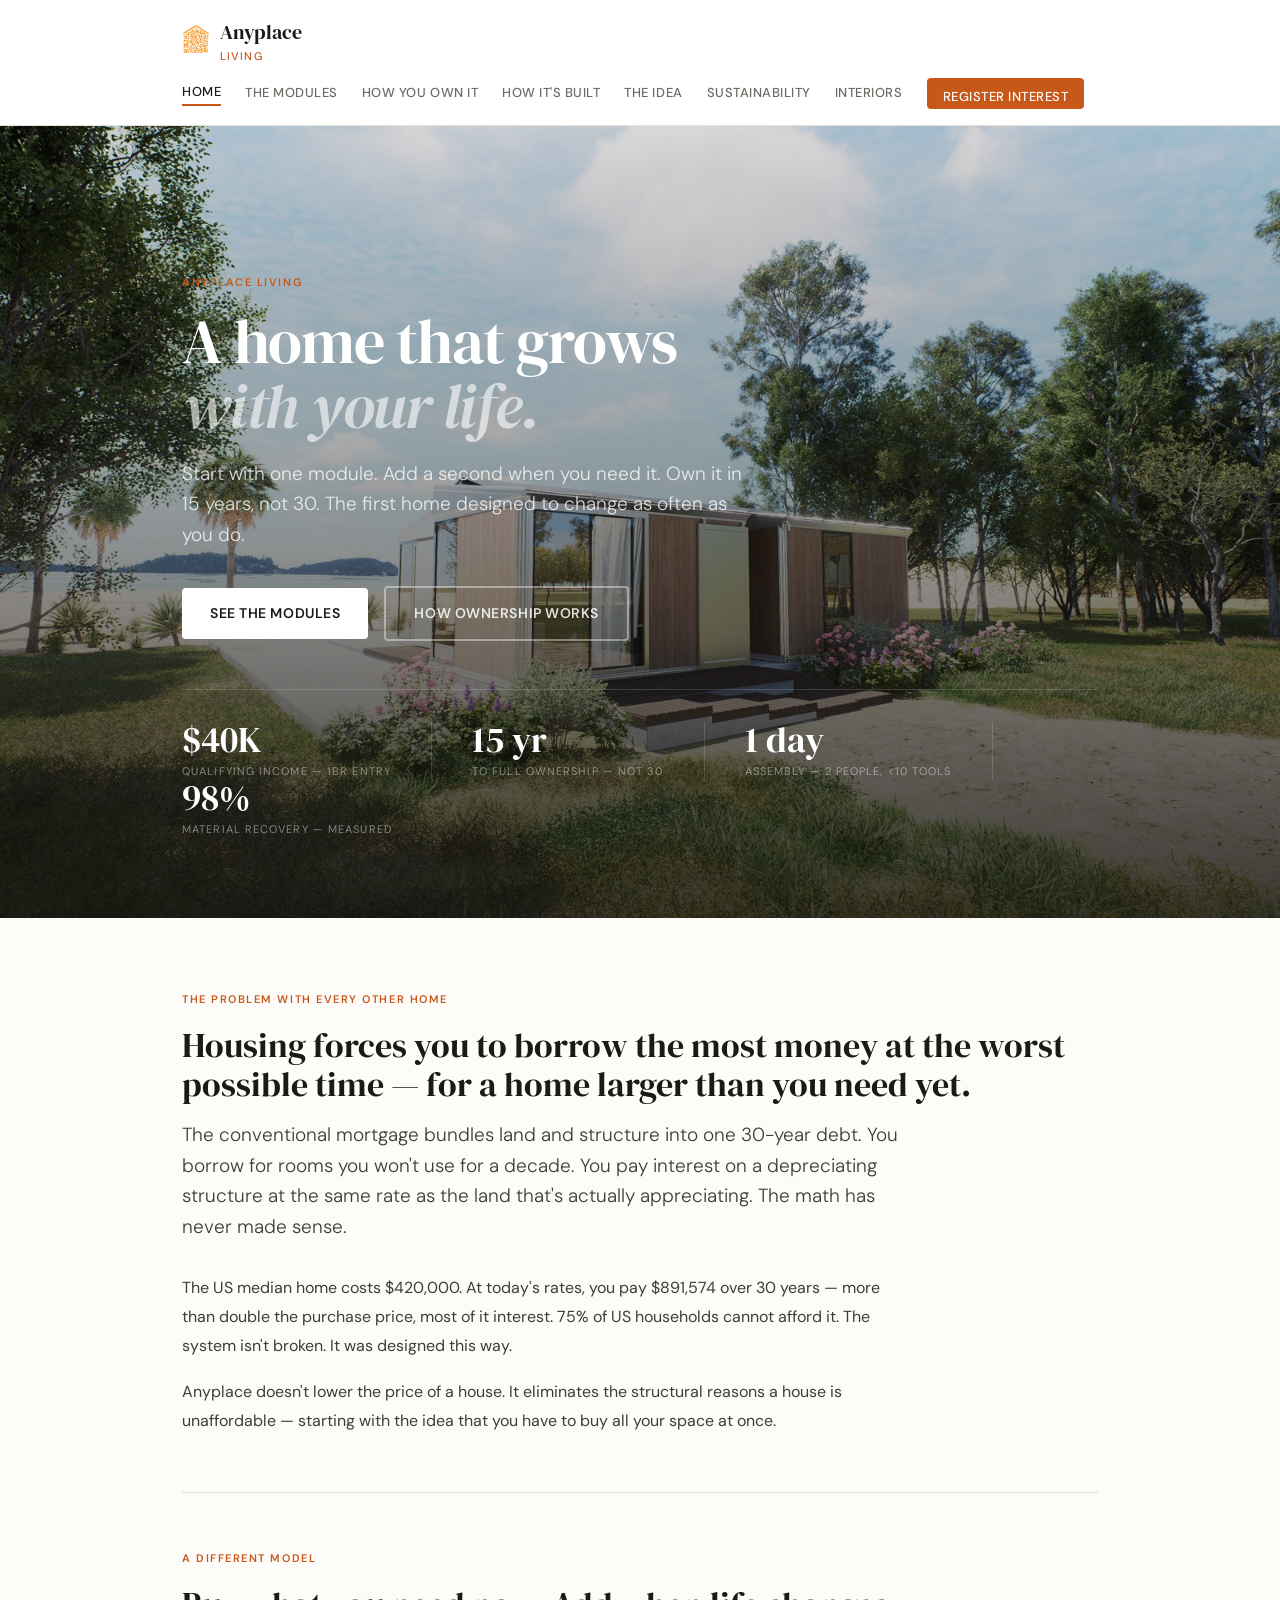
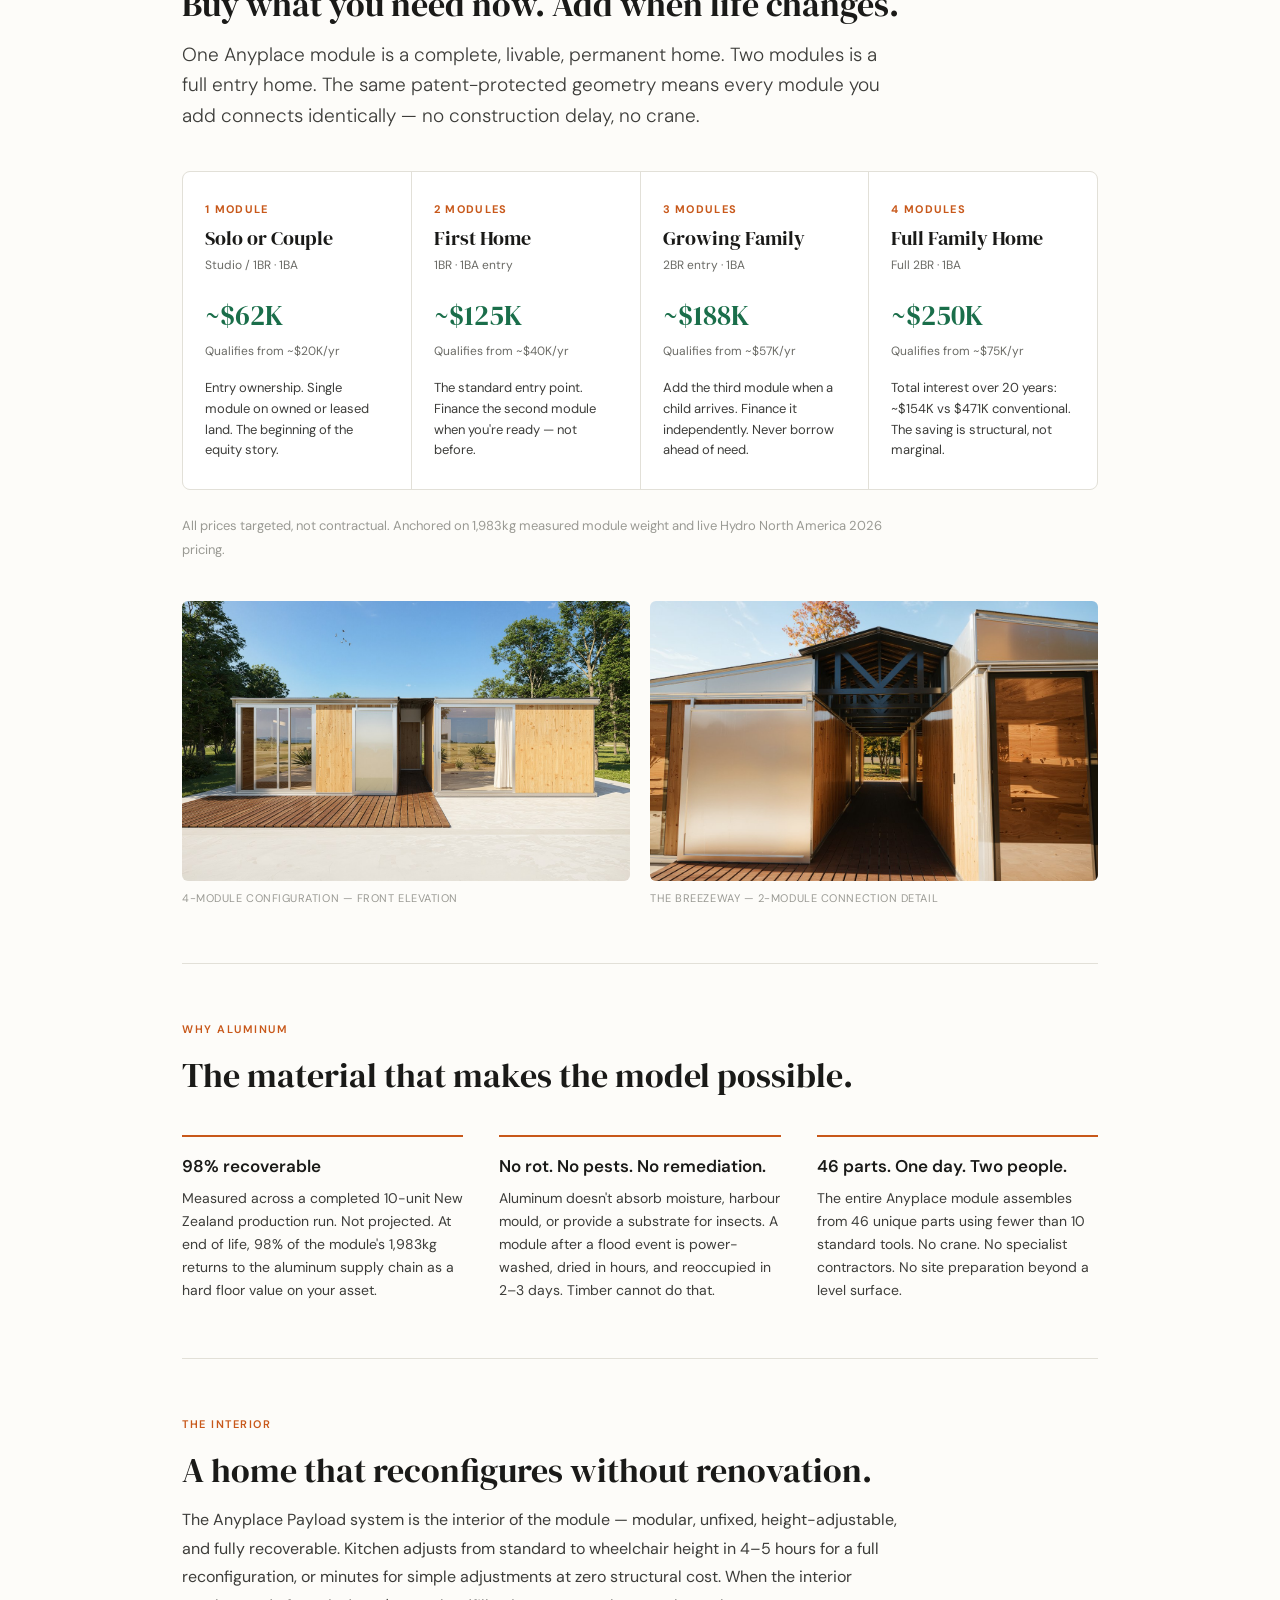
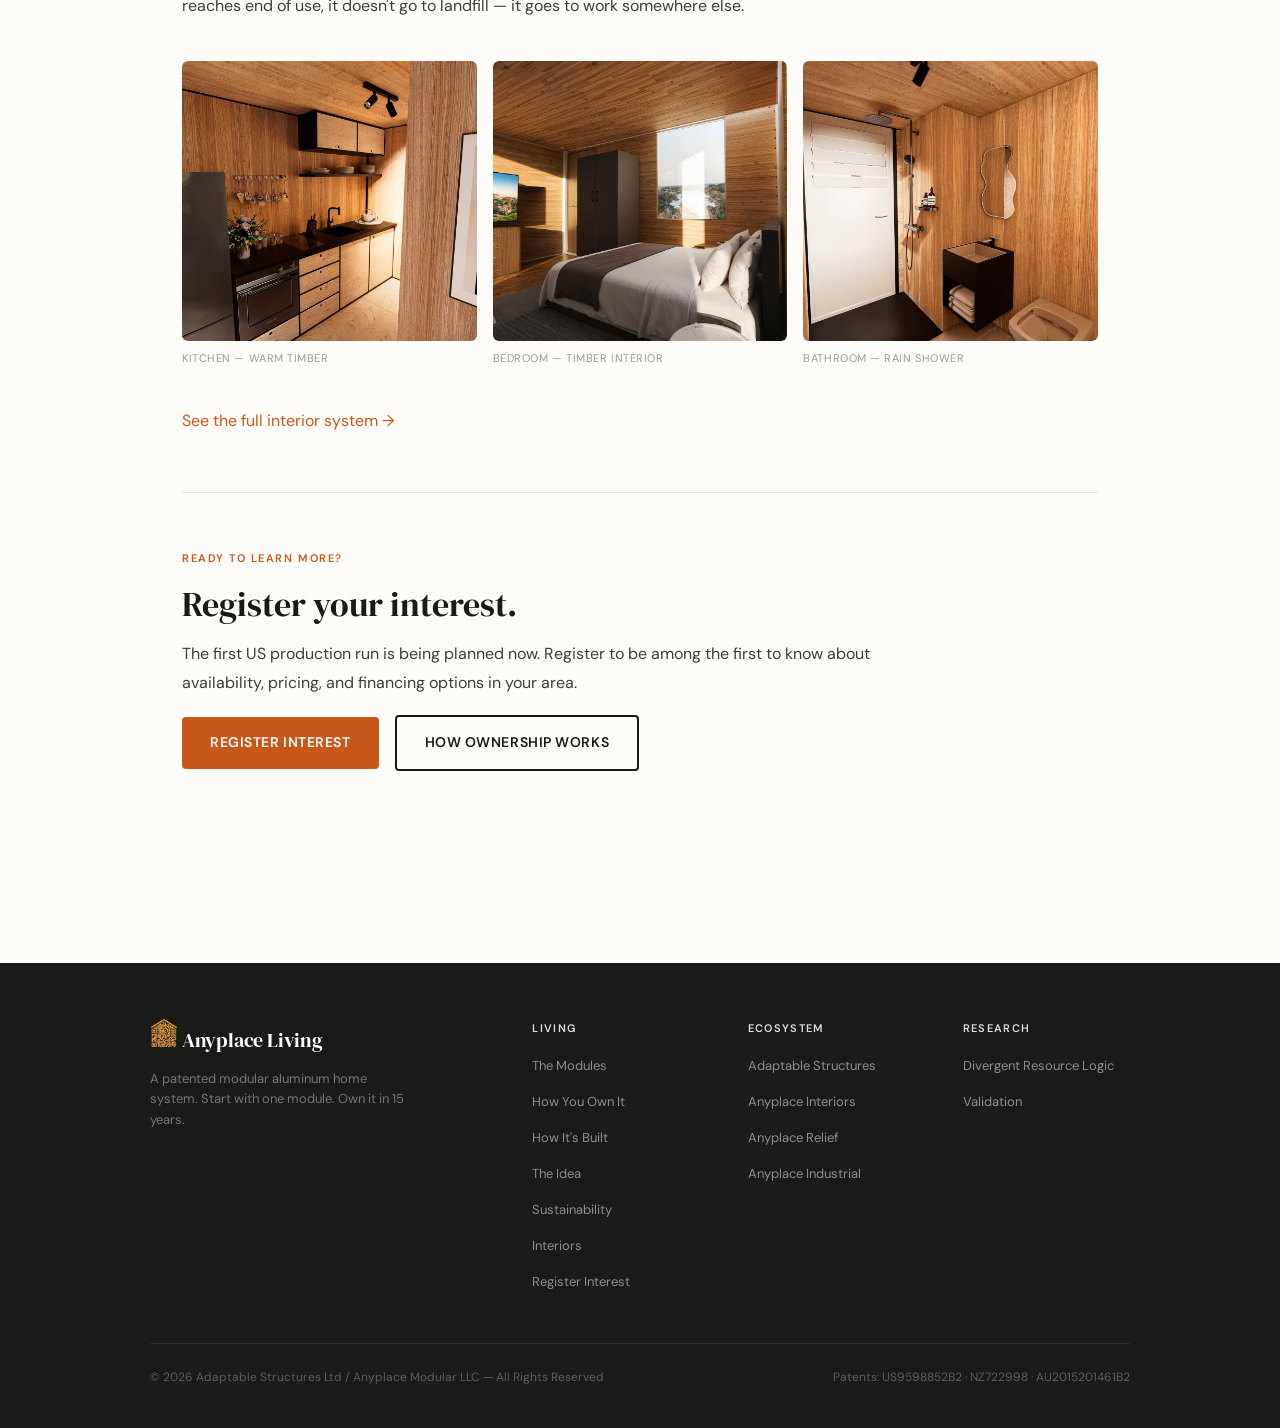
<file: index.html>
<!DOCTYPE html>
<html lang="en">
<head>
<meta charset="UTF-8">
<meta name="viewport" content="width=device-width, initial-scale=1.0">
<title>Anyplace Living — A different way to own a home</title>
<meta name="description" content="Anyplace Living is a patented modular aluminum home system. Start with one module. Add as life changes. Own it in 15 years, not 30. Targeted at $125,000 for a full 2BR/1BA.">
<link rel="icon" type="image/x-icon" href="/favicon.ico">
<link rel="icon" type="image/png" sizes="32x32" href="/assets/favicon/favicon-32.png">
<link rel="icon" type="image/png" sizes="192x192" href="/assets/favicon/favicon-192.png">
<link rel="apple-touch-icon" sizes="180x180" href="/assets/favicon/favicon-192.png">
<meta name="theme-color" content="#fdfcf9">
<link rel="stylesheet" href="/assets/living.css">
<link rel="canonical" href="https://anyplaceliving.com/">
<!-- Google tag (gtag.js) -->
<script async src="https://www.googletagmanager.com/gtag/js?id=G-CXZPZ34ZKC"></script>
<script>
  window.dataLayer = window.dataLayer || [];
  function gtag(){dataLayer.push(arguments);}
  gtag("js", new Date());
  gtag("config", "G-CXZPZ34ZKC");
</script>
</head>
<body>

<header class="site-header">
  <div class="site-header-inner">
    <a href="/" class="brand">
      <span class="brand-mark"></span>
      <span>Anyplace <span class="brand-sub">Living</span></span>
    </a>
    <nav class="site-nav">
      <a href="/" class="active">Home</a>
      <a href="/modules/">The Modules</a>
      <a href="/how-you-own-it/">How You Own It</a>
      <a href="/how-its-built/">How It's Built</a>
      <a href="/the-anyplace-idea/">The Idea</a>
      <a href="/sustainability/">Sustainability</a>
      <a href="/interiors/">Interiors</a>
      <a href="/contact/" class="nav-cta">Register Interest</a>
    </nav>
  </div>
</header>

<section class="hero">
  <div class="hero-bg" style="background-image: url('/assets/images/living-v2-beach-hero.jpg')"></div>
  <div class="hero-overlay"></div>
  <div class="hero-inner">
    <p class="eyebrow">Anyplace Living</p>
    <h1>A home that grows<br><em>with your life.</em></h1>
    <p class="lede">Start with one module. Add a second when you need it. Own it in 15 years, not 30. The first home designed to change as often as you do.</p>
    <a href="/modules/" class="btn btn-white">See the modules</a>
    &nbsp;&nbsp;
    <a href="/how-you-own-it/" class="btn btn-outline" style="color:rgba(255,255,255,0.85);border-color:rgba(255,255,255,0.4)">How ownership works</a>
    <div class="hero-stats">
      <div class="hero-stat">
        <div class="hero-stat-value">$40K</div>
        <div class="hero-stat-label">Qualifying income — 1BR entry</div>
      </div>
      <div class="hero-stat">
        <div class="hero-stat-value">15 yr</div>
        <div class="hero-stat-label">To full ownership — not 30</div>
      </div>
      <div class="hero-stat">
        <div class="hero-stat-value">1 day</div>
        <div class="hero-stat-label">Assembly — 2 people, &lt;10 tools</div>
      </div>
      <div class="hero-stat">
        <div class="hero-stat-value">98%</div>
        <div class="hero-stat-label">Material recovery — measured</div>
      </div>
    </div>
  </div>
</section>

<main>

  <p class="eyebrow">The Problem With Every Other Home</p>
  <h2 style="margin-top:0">Housing forces you to borrow the most money at the worst possible time — for a home larger than you need yet.</h2>
  <p class="lede">The conventional mortgage bundles land and structure into one 30-year debt. You borrow for rooms you won't use for a decade. You pay interest on a depreciating structure at the same rate as the land that's actually appreciating. The math has never made sense.</p>

  <p>The US median home costs $420,000. At today's rates, you pay $891,574 over 30 years — more than double the purchase price, most of it interest. 75% of US households cannot afford it. The system isn't broken. It was designed this way.</p>

  <p>Anyplace doesn't lower the price of a house. It eliminates the structural reasons a house is unaffordable — starting with the idea that you have to buy all your space at once.</p>

  <hr>

  <p class="eyebrow">A Different Model</p>
  <h2 style="margin-top:0">Buy what you need now. Add when life changes.</h2>
  <p class="lede">One Anyplace module is a complete, livable, permanent home. Two modules is a full entry home. The same patent-protected geometry means every module you add connects identically — no construction delay, no crane.</p>

  <div class="module-progression">
    <div class="mod-card">
      <div class="mod-card-num">1 Module</div>
      <div class="mod-card-title">Solo or Couple</div>
      <div class="mod-card-config">Studio / 1BR · 1BA</div>
      <div class="mod-card-price">~$62K</div>
      <div class="mod-card-income">Qualifies from ~$20K/yr</div>
      <div class="mod-card-body">Entry ownership. Single module on owned or leased land. The beginning of the equity story.</div>
    </div>
    <div class="mod-card">
      <div class="mod-card-num">2 Modules</div>
      <div class="mod-card-title">First Home</div>
      <div class="mod-card-config">1BR · 1BA entry</div>
      <div class="mod-card-price">~$125K</div>
      <div class="mod-card-income">Qualifies from ~$40K/yr</div>
      <div class="mod-card-body">The standard entry point. Finance the second module when you're ready — not before.</div>
    </div>
    <div class="mod-card">
      <div class="mod-card-num">3 Modules</div>
      <div class="mod-card-title">Growing Family</div>
      <div class="mod-card-config">2BR entry · 1BA</div>
      <div class="mod-card-price">~$188K</div>
      <div class="mod-card-income">Qualifies from ~$57K/yr</div>
      <div class="mod-card-body">Add the third module when a child arrives. Finance it independently. Never borrow ahead of need.</div>
    </div>
    <div class="mod-card">
      <div class="mod-card-num">4 Modules</div>
      <div class="mod-card-title">Full Family Home</div>
      <div class="mod-card-config">Full 2BR · 1BA</div>
      <div class="mod-card-price">~$250K</div>
      <div class="mod-card-income">Qualifies from ~$75K/yr</div>
      <div class="mod-card-body">Total interest over 20 years: ~$154K vs $471K conventional. The saving is structural, not marginal.</div>
    </div>
  </div>

  <p style="font-size:13px;color:var(--ink-faint);margin-top:-16px">All prices targeted, not contractual. Anchored on 1,983kg measured module weight and live Hydro North America 2026 pricing.</p>

  <div class="two-col-figures">
    <figure>
      <img src="/assets/images/living-v2-elevation.jpg" alt="Anyplace 2-module coastal home — front elevation, timber cladding, full glazing">
      <figcaption>4-module configuration — front elevation</figcaption>
    </figure>
    <figure>
      <img src="/assets/images/living-v2-breezeway.jpg" alt="Anyplace 4-module breezeway — structural frame connection detail">
      <figcaption>The breezeway — 2-module connection detail</figcaption>
    </figure>
  </div>

  <hr>

  <p class="eyebrow">Why Aluminum</p>
  <h2 style="margin-top:0">The material that makes the model possible.</h2>

  <div class="feature-grid">
    <div class="feature">
      <h4>98% recoverable</h4>
      <p>Measured across a completed 10-unit New Zealand production run. Not projected. At end of life, 98% of the module's 1,983kg returns to the aluminum supply chain as a hard floor value on your asset.</p>
    </div>
    <div class="feature">
      <h4>No rot. No pests. No remediation.</h4>
      <p>Aluminum doesn't absorb moisture, harbour mould, or provide a substrate for insects. A module after a flood event is power-washed, dried in hours, and reoccupied in 2–3 days. Timber cannot do that.</p>
    </div>
    <div class="feature">
      <h4>46 parts. One day. Two people.</h4>
      <p>The entire Anyplace module assembles from 46 unique parts using fewer than 10 standard tools. No crane. No specialist contractors. No site preparation beyond a level surface.</p>
    </div>
  </div>

  <hr>

  <p class="eyebrow">The Interior</p>
  <h2 style="margin-top:0">A home that reconfigures without renovation.</h2>
  <p>The Anyplace Payload system is the interior of the module — modular, unfixed, height-adjustable, and fully recoverable. Kitchen adjusts from standard to wheelchair height in 4–5 hours for a full reconfiguration, or minutes for simple adjustments at zero structural cost. When the interior reaches end of use, it doesn't go to landfill — it goes to work somewhere else.</p>

  <div class="three-col-figures">
    <figure>
      <img src="/assets/images/living-kitchen-timber-warm.jpg" alt="Anyplace kitchen — warm timber interior, track lighting">
      <figcaption>Kitchen — warm timber</figcaption>
    </figure>
    <figure>
      <img src="/assets/images/living-v2-bedroom.jpg" alt="Anyplace bedroom — timber walls, morning light">
      <figcaption>Bedroom — timber interior</figcaption>
    </figure>
    <figure>
      <img src="/assets/images/living-bathroom-timber.jpg" alt="Anyplace bathroom — rain shower, timber walls">
      <figcaption>Bathroom — rain shower</figcaption>
    </figure>
  </div>

  <p><a href="/interiors/">See the full interior system →</a></p>

  <hr>

  <p class="eyebrow">Ready to learn more?</p>
  <h2 style="margin-top:0">Register your interest.</h2>
  <p>The first US production run is being planned now. Register to be among the first to know about availability, pricing, and financing options in your area.</p>
  <a href="/contact/" class="btn btn-primary">Register interest</a>
  &nbsp;&nbsp;
  <a href="/how-you-own-it/" class="btn btn-outline">How ownership works</a>

</main>

<footer class="site-footer">
  <div class="site-footer-inner">
    <div>
      <a href="/" class="brand"><span class="brand-mark"></span> Anyplace Living</a>
      <p class="site-footer-tagline">A patented modular aluminum home system. Start with one module. Own it in 15 years.</p>
    </div>
    <div class="site-footer-col">
      <h5>Living</h5>
      <ul>
        <li><a href="/modules/">The Modules</a></li>
        <li><a href="/how-you-own-it/">How You Own It</a></li>
        <li><a href="/how-its-built/">How It's Built</a></li>
        <li><a href="/the-anyplace-idea/">The Idea</a></li>
        <li><a href="/sustainability/">Sustainability</a></li>
        <li><a href="/interiors/">Interiors</a></li>
        <li><a href="/contact/">Register Interest</a></li>
      </ul>
    </div>
    <div class="site-footer-col">
      <h5>Ecosystem</h5>
      <ul>
        <li><a href="https://adaptablestructures.com">Adaptable Structures</a></li>
        <li><a href="https://anyplaceinteriors.com">Anyplace Interiors</a></li>
        <li><a href="https://anyplacerelief.com">Anyplace Relief</a></li>
        <li><a href="https://anyplaceindustrial.com">Anyplace Industrial</a></li>
      </ul>
    </div>
    <div class="site-footer-col">
      <h5>Research</h5>
      <ul>
        <li><a href="https://fullboundarycarbon.org">Divergent Resource Logic</a></li>
        <li><a href="https://adaptablestructures.com/validation/">Validation</a></li>
      </ul>
    </div>
  </div>
  <div class="site-footer-bottom">
    <span>© 2026 Adaptable Structures Ltd / Anyplace Modular LLC — All Rights Reserved</span>
    <span>Patents: US9598852B2 · NZ722998 · AU2015201461B2</span>
  </div>
</footer>

</body>
</html>
</file>
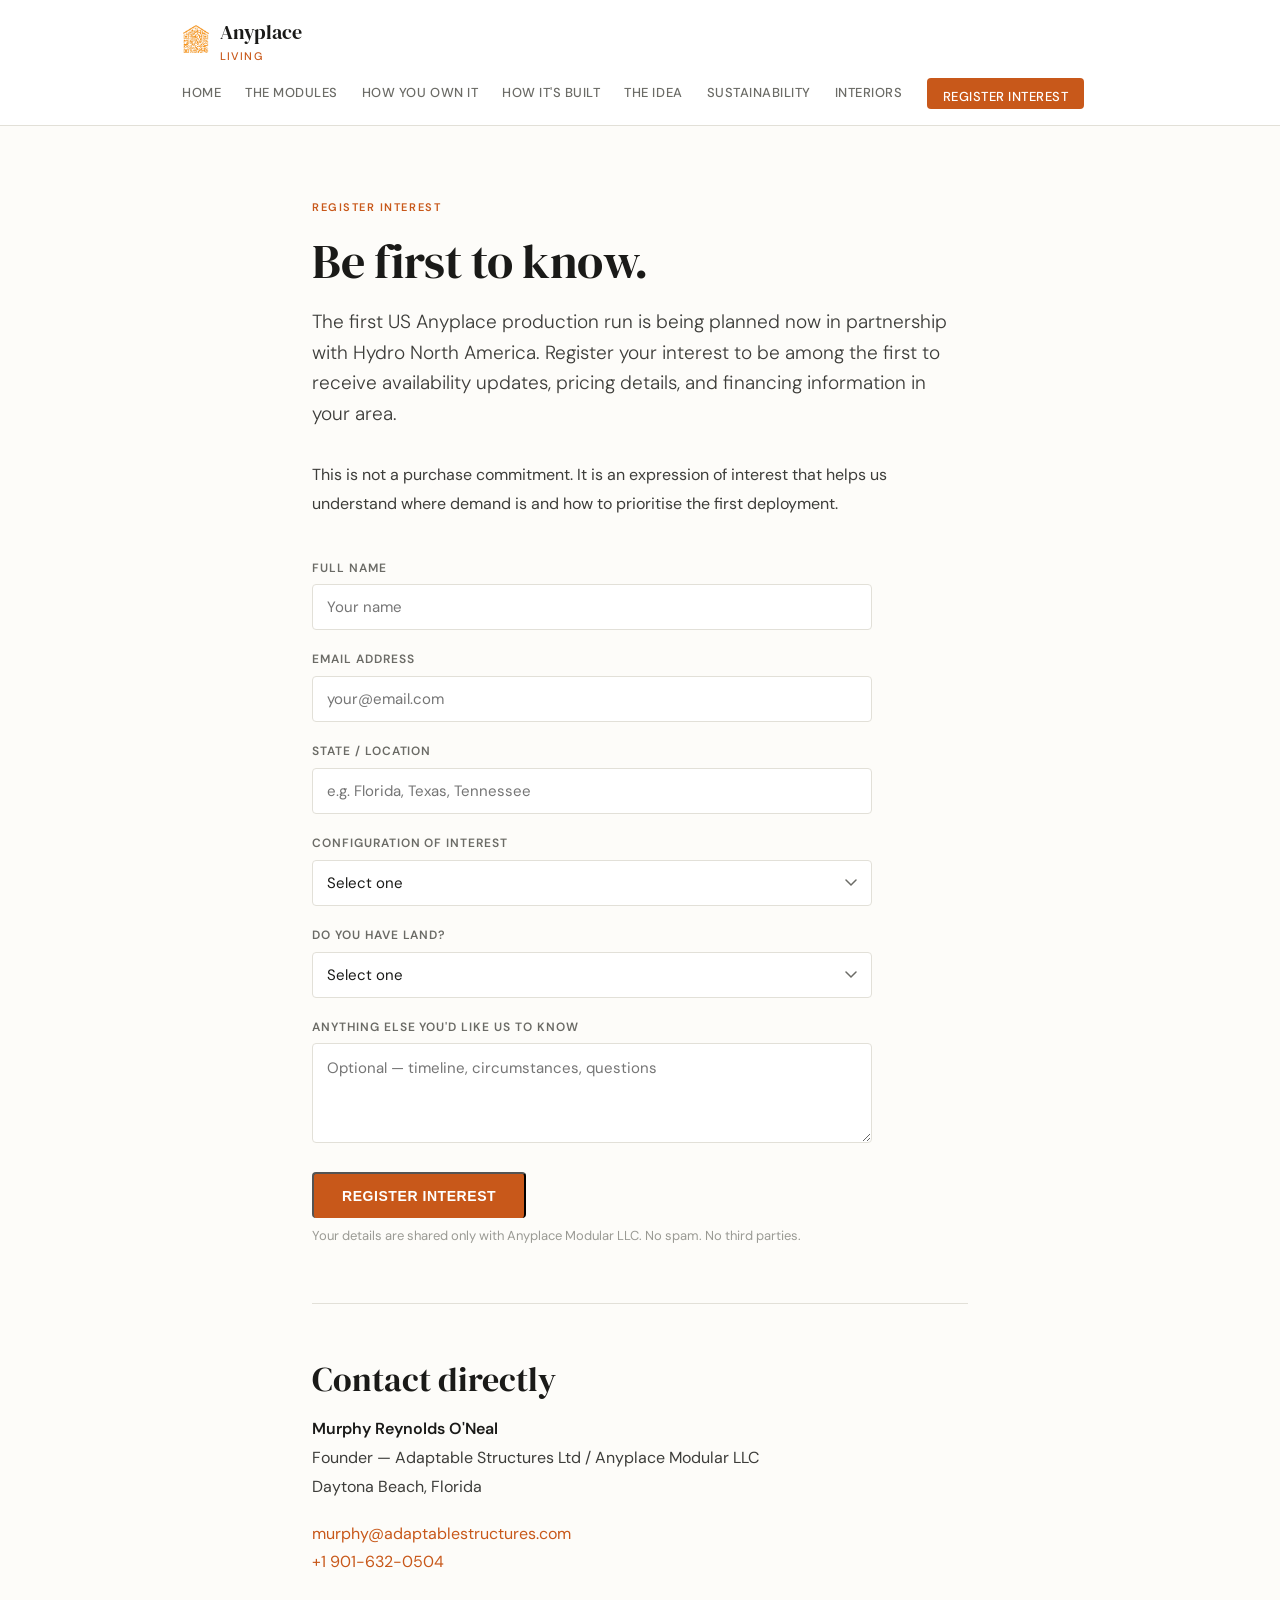
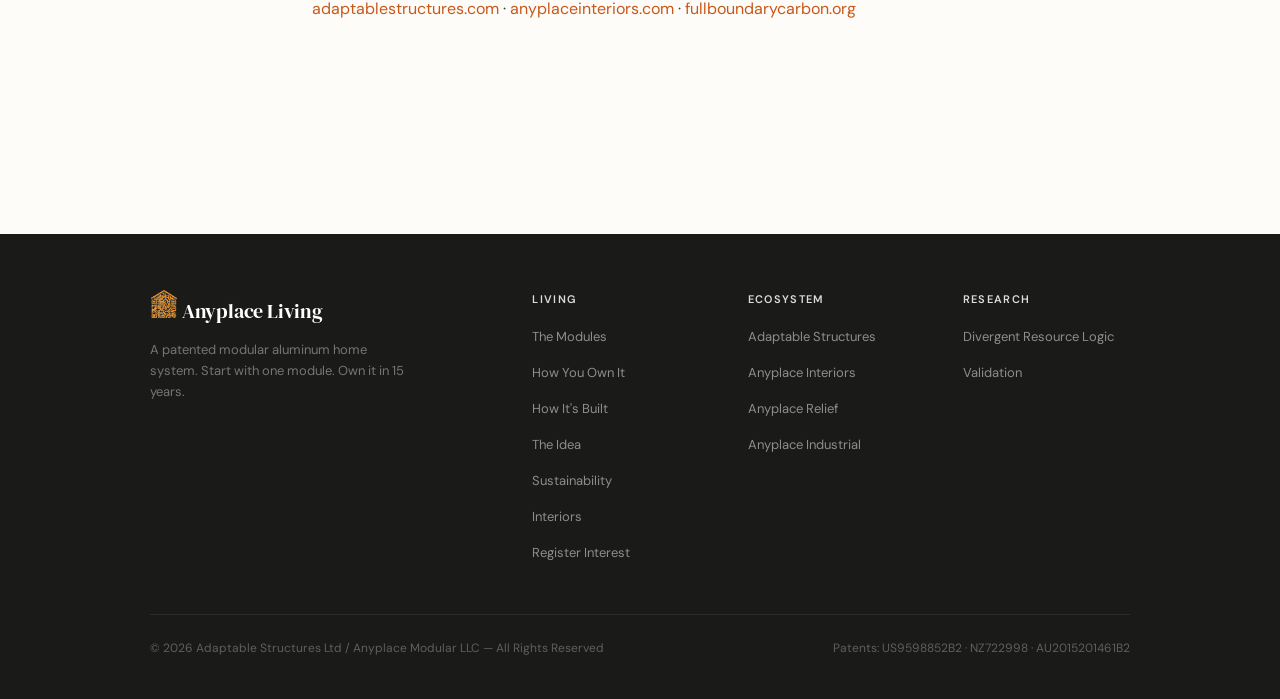
<file: contact/index.html>
<!DOCTYPE html>
<html lang="en">
<head>
<meta charset="UTF-8">
<meta name="viewport" content="width=device-width, initial-scale=1.0">
<title>Register Interest — Anyplace Living</title>
<meta name="description" content="Register your interest in Anyplace Living. The first US production run is being planned now. Be among the first to know about availability, pricing, and financing options in your area.">
<link rel="icon" type="image/x-icon" href="/favicon.ico">
<link rel="icon" type="image/png" sizes="32x32" href="/assets/favicon/favicon-32.png">
<link rel="icon" type="image/png" sizes="192x192" href="/assets/favicon/favicon-192.png">
<link rel="apple-touch-icon" sizes="180x180" href="/assets/favicon/favicon-192.png">
<meta name="theme-color" content="#fdfcf9">
<link rel="stylesheet" href="/assets/living.css">
<link rel="canonical" href="https://anyplaceliving.com/contact/">
<style>
  .interest-form {
    max-width: 560px;
    margin: 40px 0;
  }
  .form-row {
    margin-bottom: 20px;
  }
  .form-row label {
    display: block;
    font-size: 12px;
    font-weight: 600;
    letter-spacing: .08em;
    text-transform: uppercase;
    color: var(--ink-light);
    margin-bottom: 6px;
  }
  .form-row input,
  .form-row select,
  .form-row textarea {
    width: 100%;
    padding: 12px 14px;
    border: 1px solid var(--rule);
    border-radius: 4px;
    background: var(--white);
    font-family: 'DM Sans', sans-serif;
    font-size: 15px;
    color: var(--ink);
    appearance: none;
    -webkit-appearance: none;
    transition: border-color .15s ease;
  }
  .form-row input:focus,
  .form-row select:focus,
  .form-row textarea:focus {
    outline: none;
    border-color: var(--accent);
  }
  .form-row textarea { min-height: 100px; resize: vertical; line-height: 1.6; }
  .form-row select { background-image: url("data:image/svg+xml,%3Csvg xmlns='http://www.w3.org/2000/svg' width='12' height='8' viewBox='0 0 12 8'%3E%3Cpath d='M1 1l5 5 5-5' stroke='%236b6b66' stroke-width='1.5' fill='none' stroke-linecap='round'/%3E%3C/svg%3E"); background-repeat: no-repeat; background-position: right 14px center; padding-right: 36px; }
  .form-note { font-size: 13px; color: var(--ink-faint); margin-top: 6px; max-width: 100%; }
</style>
<!-- Google tag (gtag.js) -->
<script async src="https://www.googletagmanager.com/gtag/js?id=G-CXZPZ34ZKC"></script>
<script>
  window.dataLayer = window.dataLayer || [];
  function gtag(){dataLayer.push(arguments);}
  gtag("js", new Date());
  gtag("config", "G-CXZPZ34ZKC");
</script>
</head>
<body>

<header class="site-header">
  <div class="site-header-inner">
    <a href="/" class="brand">
      <span class="brand-mark"></span>
      <span>Anyplace <span class="brand-sub">Living</span></span>
    </a>
    <nav class="site-nav">
      <a href="/">Home</a>
      <a href="/modules/">The Modules</a>
      <a href="/how-you-own-it/">How You Own It</a>
      <a href="/how-its-built/">How It's Built</a>
      <a href="/the-anyplace-idea/">The Idea</a>
      <a href="/sustainability/">Sustainability</a>
      <a href="/interiors/">Interiors</a>
      <a href="/contact/" class="nav-cta active">Register Interest</a>
    </nav>
  </div>
</header>

<main class="narrow">

  <p class="eyebrow">Register Interest</p>
  <h1>Be first to know.</h1>
  <p class="lede">The first US Anyplace production run is being planned now in partnership with Hydro North America. Register your interest to be among the first to receive availability updates, pricing details, and financing information in your area.</p>

  <p>This is not a purchase commitment. It is an expression of interest that helps us understand where demand is and how to prioritise the first deployment.</p>

  <form class="interest-form" action="https://formspree.io/f/murphy@adaptablestructures.com" method="POST">
    <div class="form-row">
      <label for="name">Full name</label>
      <input type="text" id="name" name="name" placeholder="Your name" required>
    </div>
    <div class="form-row">
      <label for="email">Email address</label>
      <input type="email" id="email" name="email" placeholder="your@email.com" required>
    </div>
    <div class="form-row">
      <label for="state">State / location</label>
      <input type="text" id="state" name="state" placeholder="e.g. Florida, Texas, Tennessee">
    </div>
    <div class="form-row">
      <label for="config">Configuration of interest</label>
      <select id="config" name="config">
        <option value="">Select one</option>
        <option value="1-module">1 module — solo / couple entry (~$62K)</option>
        <option value="2-module">2 modules — 1BR entry (~$125K)</option>
        <option value="3-module">3 modules — 2BR entry (~$188K)</option>
        <option value="4-module">4 modules — full 2BR/1BA (~$250K)</option>
        <option value="adu">ADU on existing land</option>
        <option value="not-sure">Not sure yet</option>
      </select>
    </div>
    <div class="form-row">
      <label for="land">Do you have land?</label>
      <select id="land" name="land">
        <option value="">Select one</option>
        <option value="own-land">Yes — I own land</option>
        <option value="family-land">Yes — family land available</option>
        <option value="looking">No — looking for land</option>
        <option value="adu-backyard">Yes — backyard ADU opportunity</option>
        <option value="not-sure">Not sure</option>
      </select>
    </div>
    <div class="form-row">
      <label for="message">Anything else you'd like us to know</label>
      <textarea id="message" name="message" placeholder="Optional — timeline, circumstances, questions"></textarea>
    </div>
    <button type="submit" class="btn btn-primary">Register interest</button>
    <p class="form-note">Your details are shared only with Anyplace Modular LLC. No spam. No third parties.</p>
  </form>

  <hr>

  <h2 style="margin-top:0">Contact directly</h2>
  <p><strong>Murphy Reynolds O'Neal</strong><br>
  Founder — Adaptable Structures Ltd / Anyplace Modular LLC<br>
  Daytona Beach, Florida</p>
  <p>
    <a href="mailto:murphy@adaptablestructures.com">murphy@adaptablestructures.com</a><br>
    <a href="tel:+19016320504">+1 901-632-0504</a>
  </p>
  <p>
    <a href="https://adaptablestructures.com">adaptablestructures.com</a> ·
    <a href="https://anyplaceinteriors.com">anyplaceinteriors.com</a> ·
    <a href="https://fullboundarycarbon.org">fullboundarycarbon.org</a>
  </p>

</main>

<footer class="site-footer">
  <div class="site-footer-inner">
    <div>
      <a href="/" class="brand"><span class="brand-mark"></span> Anyplace Living</a>
      <p class="site-footer-tagline">A patented modular aluminum home system. Start with one module. Own it in 15 years.</p>
    </div>
    <div class="site-footer-col">
      <h5>Living</h5>
      <ul>
        <li><a href="/modules/">The Modules</a></li>
        <li><a href="/how-you-own-it/">How You Own It</a></li>
        <li><a href="/how-its-built/">How It's Built</a></li>
        <li><a href="/the-anyplace-idea/">The Idea</a></li>
        <li><a href="/sustainability/">Sustainability</a></li>
        <li><a href="/interiors/">Interiors</a></li>
        <li><a href="/contact/">Register Interest</a></li>
      </ul>
    </div>
    <div class="site-footer-col">
      <h5>Ecosystem</h5>
      <ul>
        <li><a href="https://adaptablestructures.com">Adaptable Structures</a></li>
        <li><a href="https://anyplaceinteriors.com">Anyplace Interiors</a></li>
        <li><a href="https://anyplacerelief.com">Anyplace Relief</a></li>
        <li><a href="https://anyplaceindustrial.com">Anyplace Industrial</a></li>
      </ul>
    </div>
    <div class="site-footer-col">
      <h5>Research</h5>
      <ul>
        <li><a href="https://fullboundarycarbon.org">Divergent Resource Logic</a></li>
        <li><a href="https://adaptablestructures.com/validation/">Validation</a></li>
      </ul>
    </div>
  </div>
  <div class="site-footer-bottom">
    <span>© 2026 Adaptable Structures Ltd / Anyplace Modular LLC — All Rights Reserved</span>
    <span>Patents: US9598852B2 · NZ722998 · AU2015201461B2</span>
  </div>
</footer>

</body>
</html>
</file>
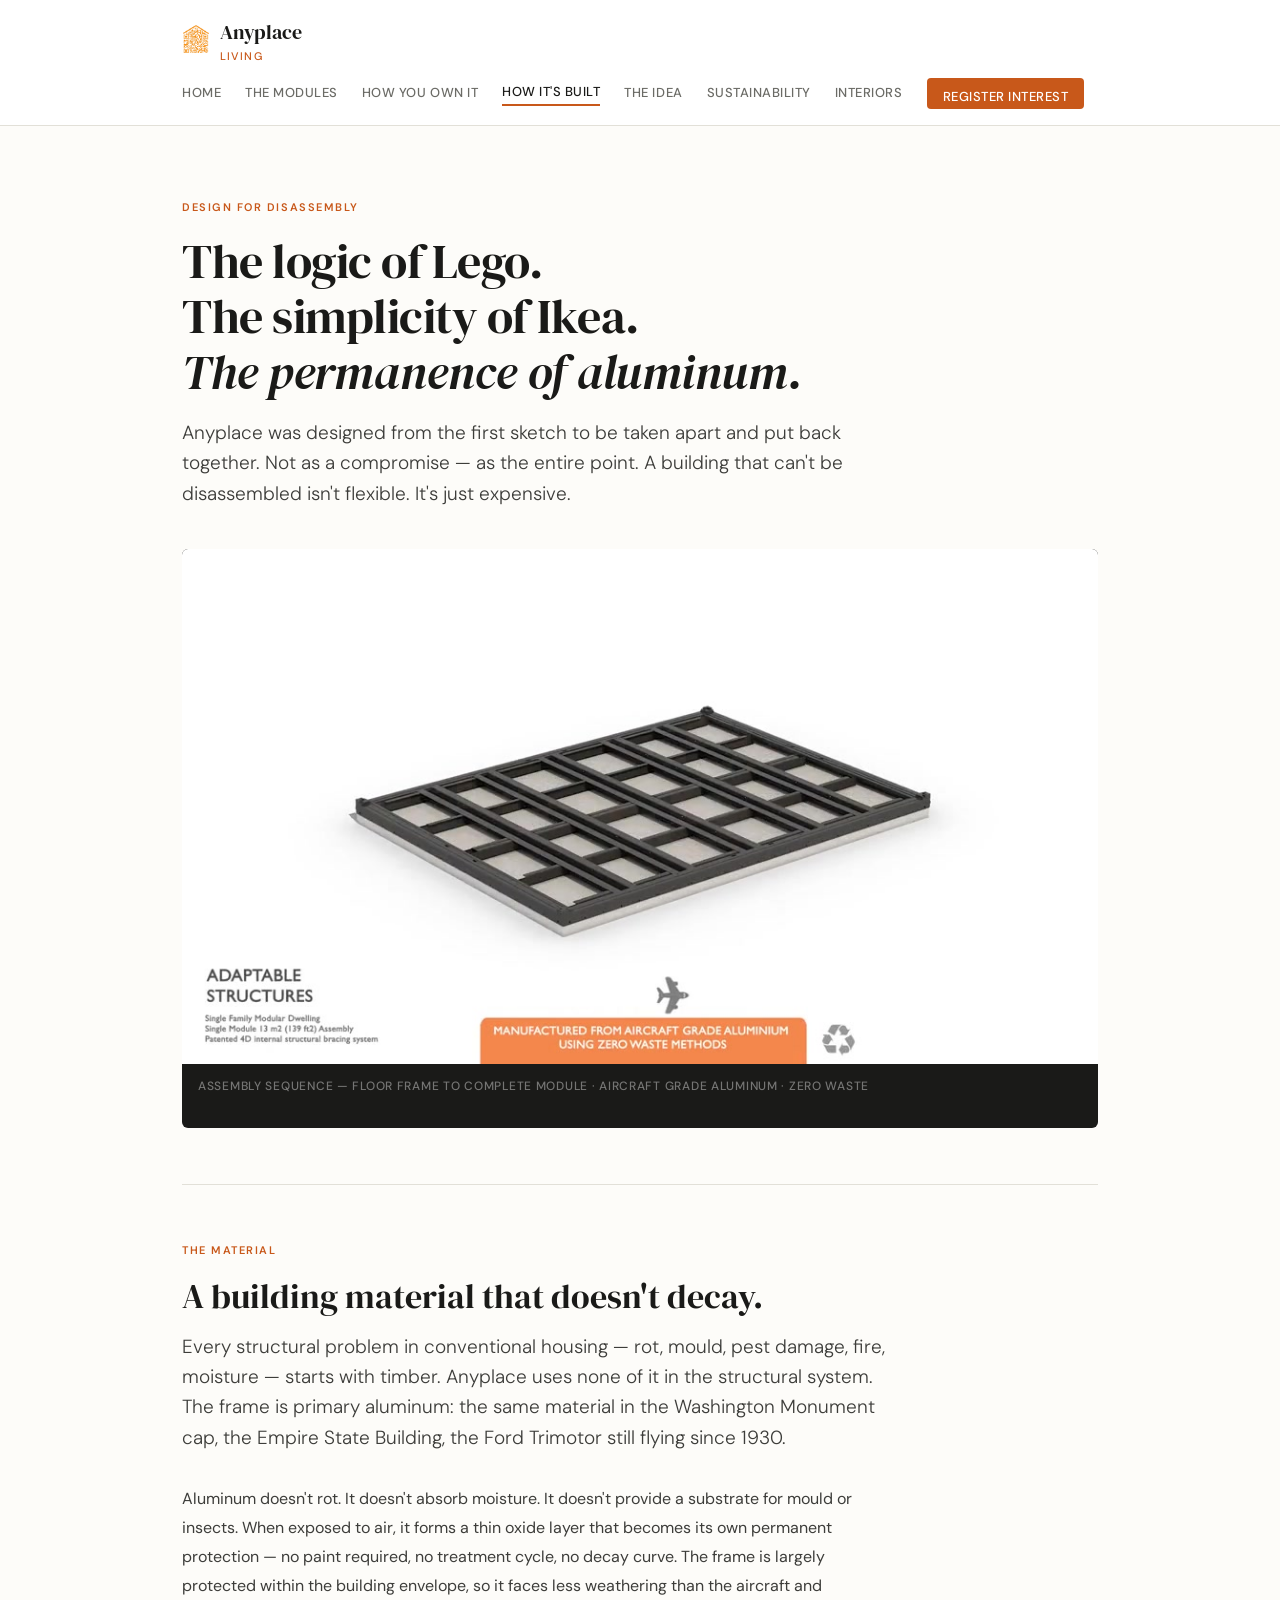
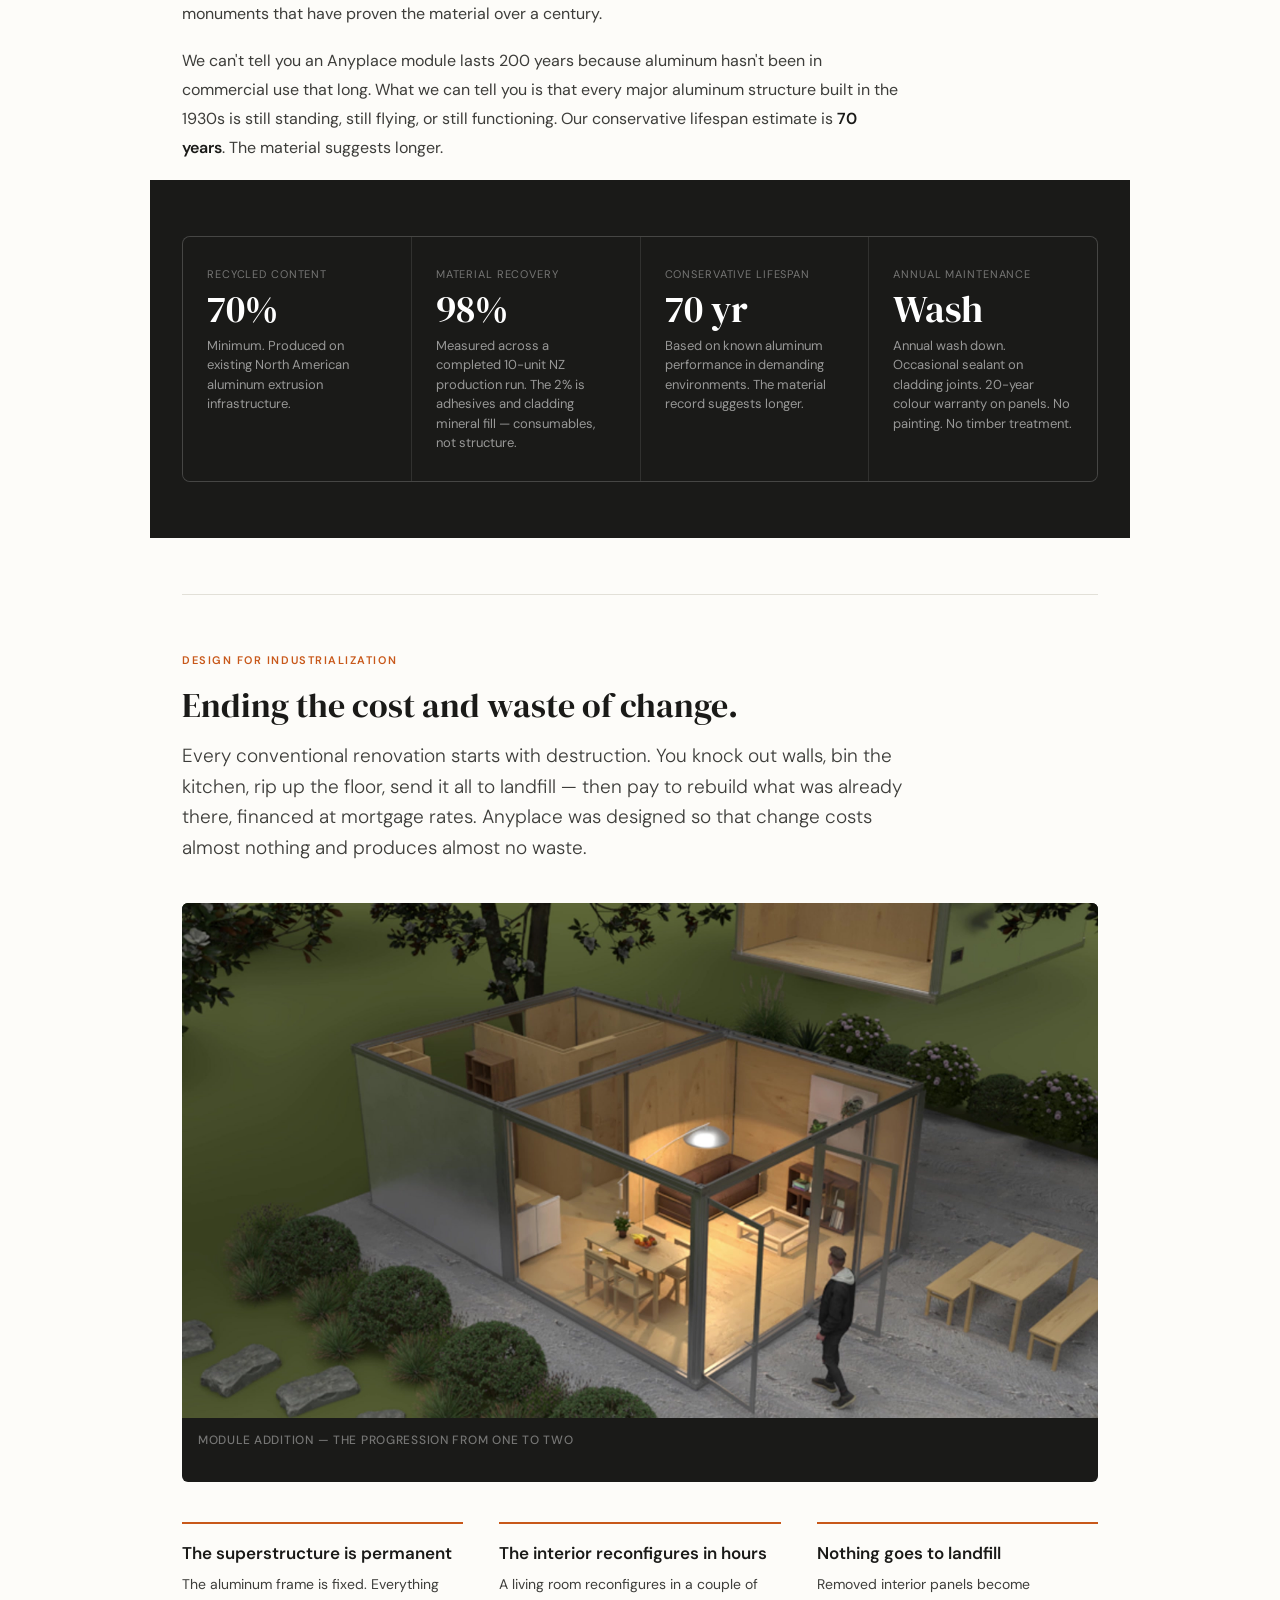
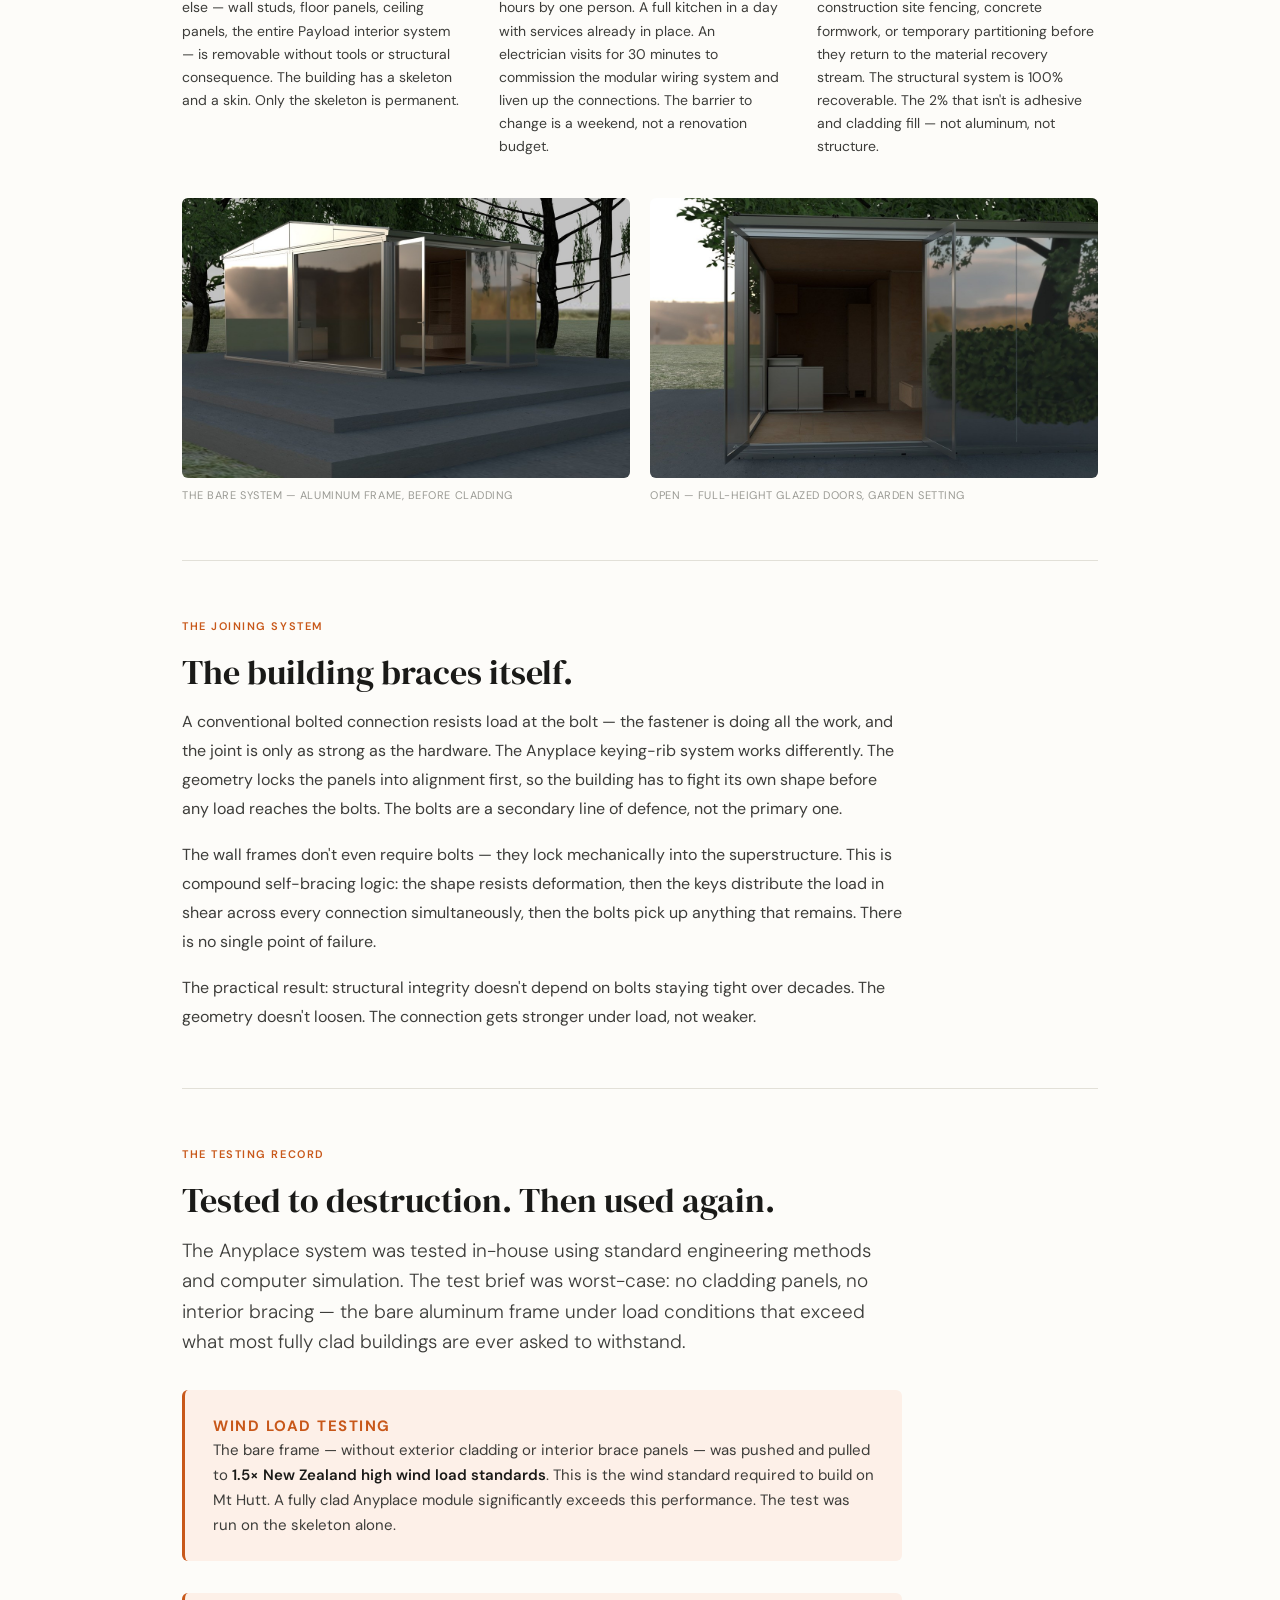
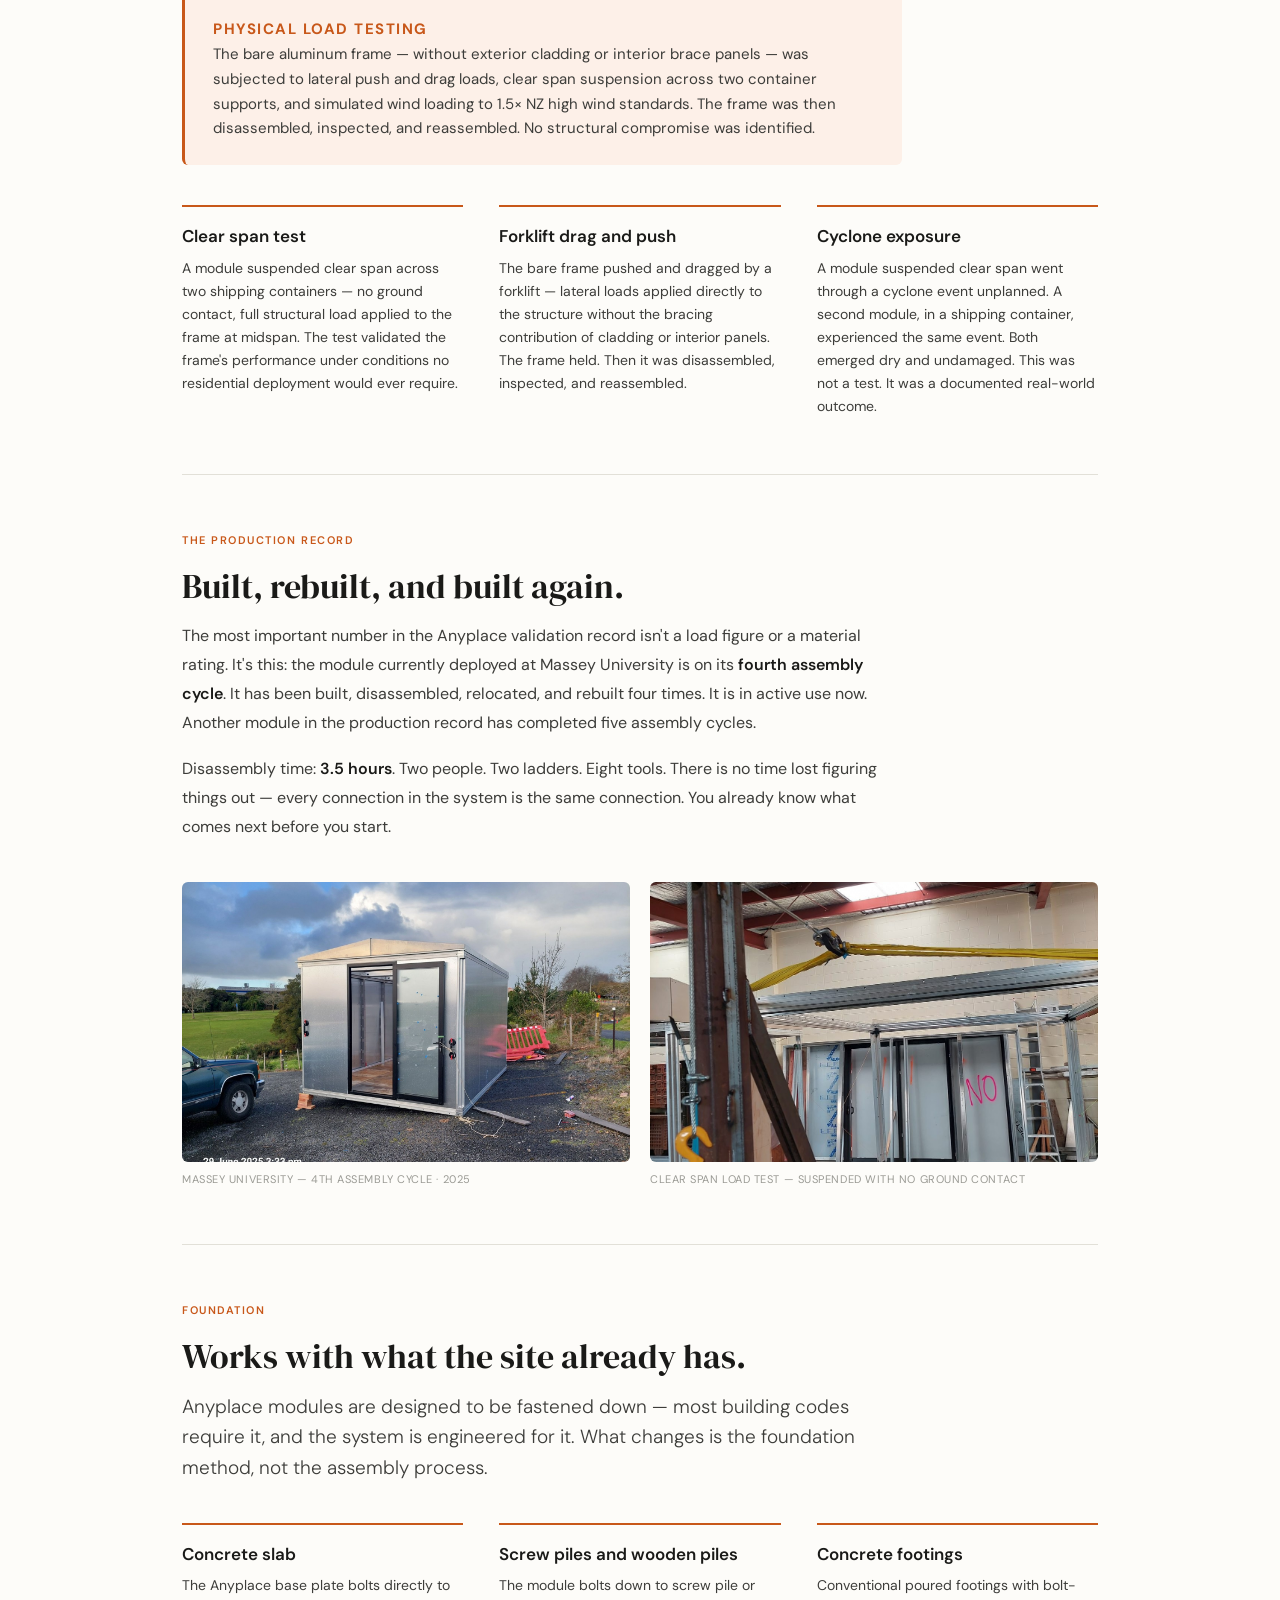
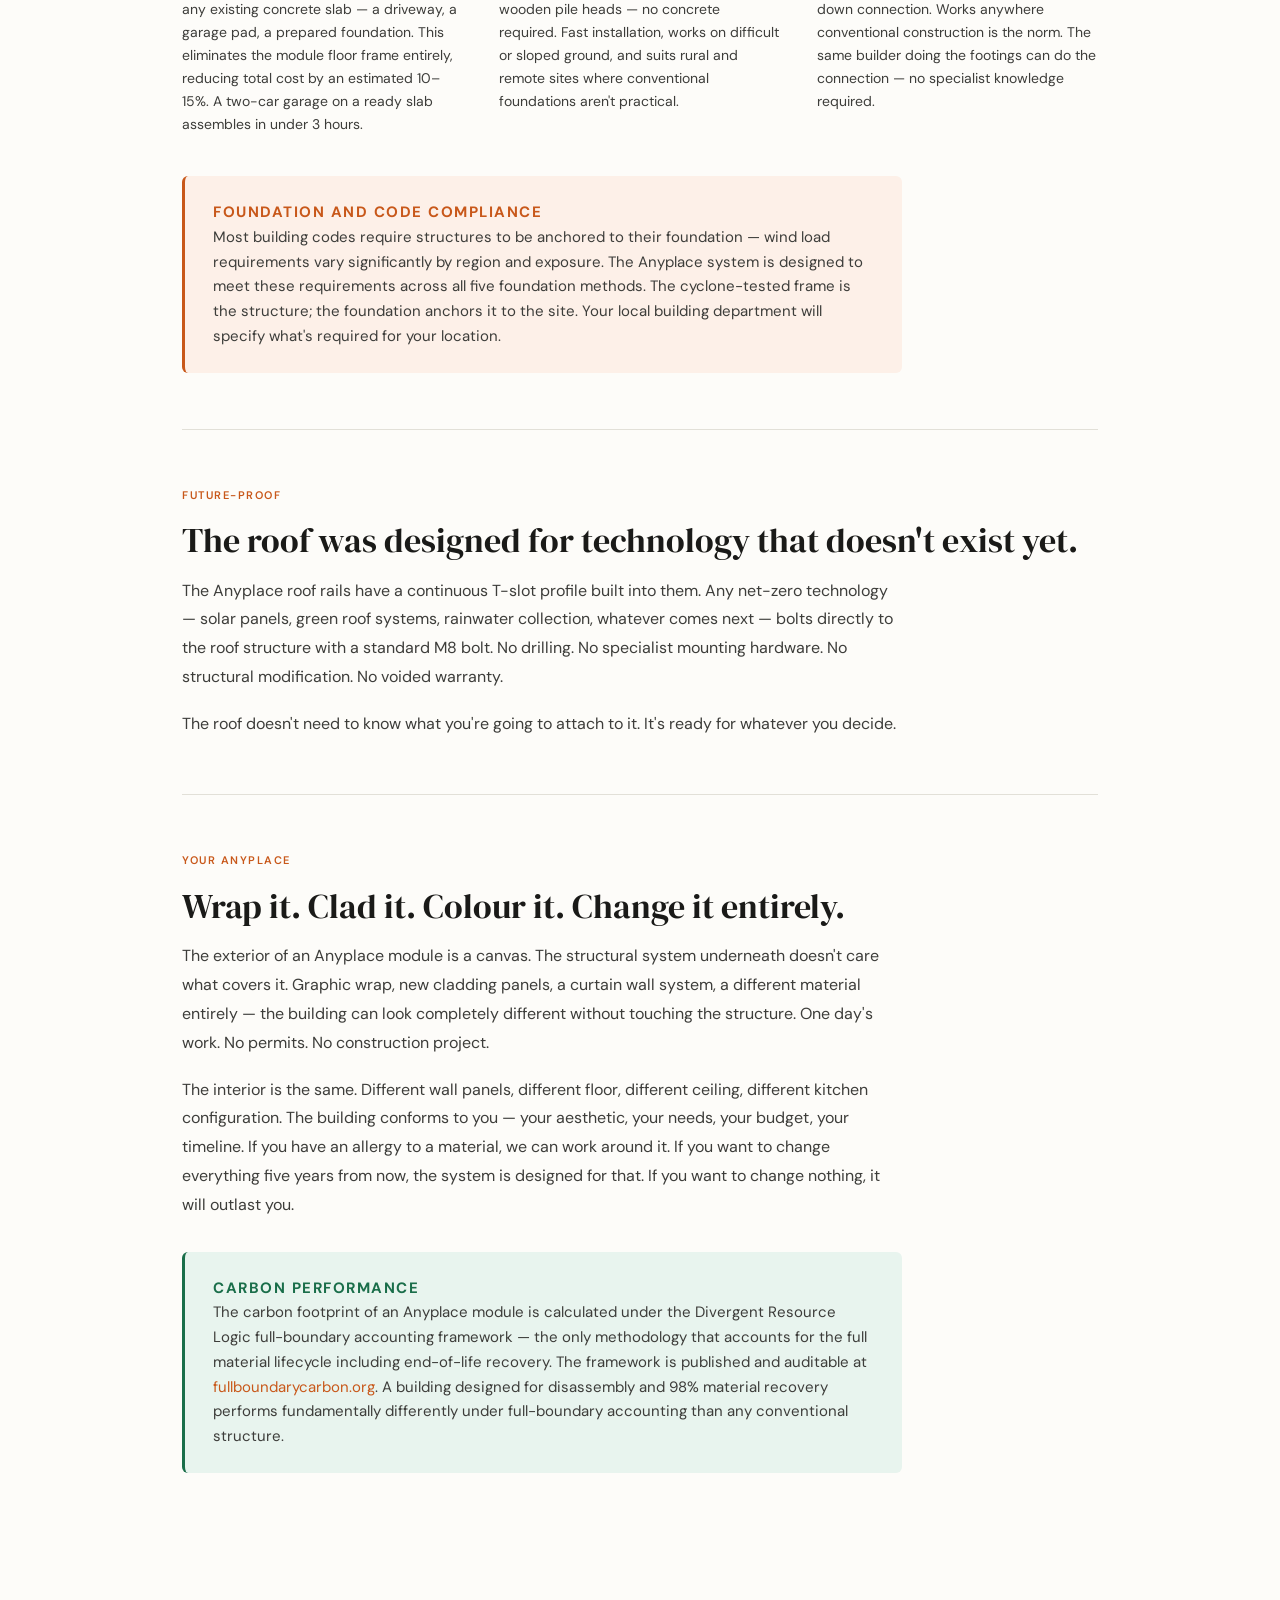
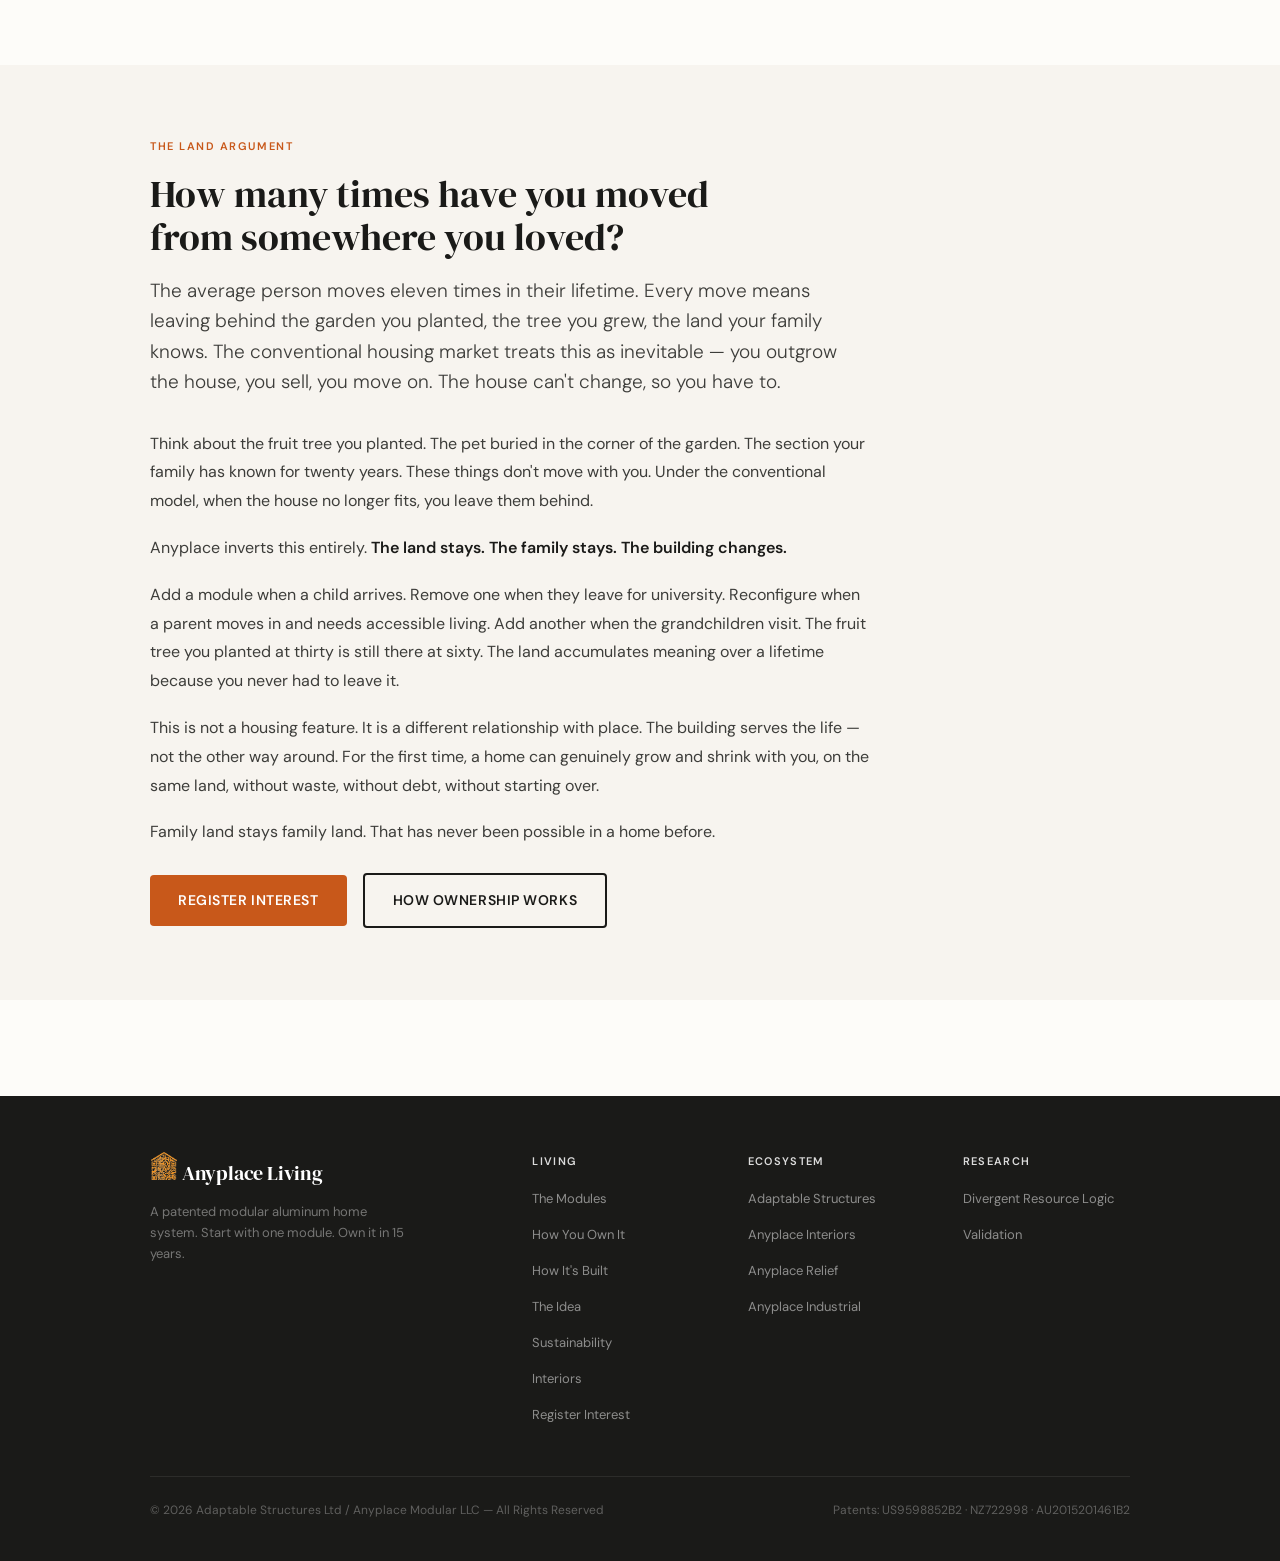
<file: how-its-built/index.html>
<!DOCTYPE html>
<html lang="en">
<head>
<meta charset="UTF-8">
<meta name="viewport" content="width=device-width, initial-scale=1.0">
<title>How It's Built — Anyplace Living</title>
<meta name="description" content="Designed for disassembly. Built from a material that doesn't decay. Tested to 1.5× cyclone wind loads. The logic behind the Anyplace system — and why it's the last home you'll ever need to buy.">
<link rel="icon" type="image/x-icon" href="/favicon.ico">
<link rel="icon" type="image/png" sizes="32x32" href="/assets/favicon/favicon-32.png">
<link rel="icon" type="image/png" sizes="192x192" href="/assets/favicon/favicon-192.png">
<link rel="apple-touch-icon" sizes="180x180" href="/assets/favicon/favicon-192.png">
<meta name="theme-color" content="#fdfcf9">
<link rel="stylesheet" href="/assets/living.css">
<link rel="canonical" href="https://anyplaceliving.com/how-its-built/">
<!-- Google tag (gtag.js) -->
<script async src="https://www.googletagmanager.com/gtag/js?id=G-CXZPZ34ZKC"></script>
<script>
  window.dataLayer = window.dataLayer || [];
  function gtag(){dataLayer.push(arguments);}
  gtag("js", new Date());
  gtag("config", "G-CXZPZ34ZKC");
</script>
<style>
  .video-block {
    margin: 40px 0;
    border-radius: 6px;
    overflow: hidden;
    background: var(--ink);
  }
  .video-block video {
    width: 100%;
    display: block;
    max-height: 540px;
    object-fit: cover;
  }
  .video-caption {
    padding: 12px 16px;
    font-size: 12px;
    font-weight: 500;
    letter-spacing: .06em;
    text-transform: uppercase;
    color: rgba(255,255,255,0.4);
    background: var(--ink);
  }
  .stat-band {
    background: var(--ink);
    padding: 56px 32px;
    margin: 0 -32px;
  }
  .stat-band-inner {
    max-width: var(--max);
    margin: 0 auto;
    display: grid;
    grid-template-columns: repeat(4, 1fr);
    gap: 1px;
    background: rgba(255,255,255,0.1);
    border: 1px solid rgba(255,255,255,0.1);
    border-radius: 8px;
    overflow: hidden;
  }
  .stat-band-cell {
    padding: 28px 24px;
    background: var(--ink);
  }
  .stat-band-value {
    font-family: 'DM Serif Display', serif;
    font-size: 38px;
    color: #fff;
    line-height: 1;
    margin-bottom: 8px;
  }
  .stat-band-label {
    font-size: 11px;
    text-transform: uppercase;
    letter-spacing: .08em;
    color: rgba(255,255,255,0.4);
    margin-bottom: 6px;
  }
  .stat-band-note {
    font-size: 13px;
    color: rgba(255,255,255,0.55);
    line-height: 1.5;
  }
  .land-section {
    background: var(--warm);
    padding: 72px 32px;
    margin: 64px -32px 0;
  }
  .land-section-inner {
    max-width: var(--max);
    margin: 0 auto;
  }
  @media (max-width: 760px) {
    .stat-band { margin: 0 -24px; padding: 40px 24px; }
    .stat-band-inner { grid-template-columns: 1fr 1fr; }
    .land-section { margin: 48px -24px 0; padding: 48px 24px; }
  }
</style>
</head>
<body>

<header class="site-header">
  <div class="site-header-inner">
    <a href="/" class="brand">
      <span class="brand-mark"></span>
      <span>Anyplace <span class="brand-sub">Living</span></span>
    </a>
    <nav class="site-nav">
      <a href="/">Home</a>
      <a href="/modules/">The Modules</a>
      <a href="/how-you-own-it/">How You Own It</a>
      <a href="/how-its-built/" class="active">How It's Built</a>
      <a href="/the-anyplace-idea/">The Idea</a>
      <a href="/sustainability/">Sustainability</a>
      <a href="/interiors/">Interiors</a>
      <a href="/contact/" class="nav-cta">Register Interest</a>
    </nav>
  </div>
</header>

<main>

  <p class="eyebrow">Design For Disassembly</p>
  <h1>The logic of Lego.<br>The simplicity of Ikea.<br><em>The permanence of aluminum.</em></h1>
  <p class="lede">Anyplace was designed from the first sketch to be taken apart and put back together. Not as a compromise — as the entire point. A building that can't be disassembled isn't flexible. It's just expensive.</p>

  <div class="video-block">
    <video autoplay loop muted playsinline poster="/assets/images/assembly-poster.jpg">
      <source src="/assets/video/assembly-animation.mp4" type="video/mp4">
    </video>
    <p class="video-caption">Assembly sequence — floor frame to complete module · aircraft grade aluminum · zero waste</p>
  </div>

  <hr>

  <p class="eyebrow">The Material</p>
  <h2 style="margin-top:0">A building material that doesn't decay.</h2>
  <p class="lede">Every structural problem in conventional housing — rot, mould, pest damage, fire, moisture — starts with timber. Anyplace uses none of it in the structural system. The frame is primary aluminum: the same material in the Washington Monument cap, the Empire State Building, the Ford Trimotor still flying since 1930.</p>

  <p>Aluminum doesn't rot. It doesn't absorb moisture. It doesn't provide a substrate for mould or insects. When exposed to air, it forms a thin oxide layer that becomes its own permanent protection — no paint required, no treatment cycle, no decay curve. The frame is largely protected within the building envelope, so it faces less weathering than the aircraft and monuments that have proven the material over a century.</p>

  <p>We can't tell you an Anyplace module lasts 200 years because aluminum hasn't been in commercial use that long. What we can tell you is that every major aluminum structure built in the 1930s is still standing, still flying, or still functioning. Our conservative lifespan estimate is <strong>70 years</strong>. The material suggests longer.</p>

  <div class="stat-band">
    <div class="stat-band-inner">
      <div class="stat-band-cell">
        <div class="stat-band-label">Recycled content</div>
        <div class="stat-band-value">70%</div>
        <div class="stat-band-note">Minimum. Produced on existing North American aluminum extrusion infrastructure.</div>
      </div>
      <div class="stat-band-cell">
        <div class="stat-band-label">Material recovery</div>
        <div class="stat-band-value">98%</div>
        <div class="stat-band-note">Measured across a completed 10-unit NZ production run. The 2% is adhesives and cladding mineral fill — consumables, not structure.</div>
      </div>
      <div class="stat-band-cell">
        <div class="stat-band-label">Conservative lifespan</div>
        <div class="stat-band-value">70 yr</div>
        <div class="stat-band-note">Based on known aluminum performance in demanding environments. The material record suggests longer.</div>
      </div>
      <div class="stat-band-cell">
        <div class="stat-band-label">Annual maintenance</div>
        <div class="stat-band-value">Wash</div>
        <div class="stat-band-note">Annual wash down. Occasional sealant on cladding joints. 20-year colour warranty on panels. No painting. No timber treatment.</div>
      </div>
    </div>
  </div>

  <hr>

  <p class="eyebrow">Design For Industrialization</p>
  <h2 style="margin-top:0">Ending the cost and waste of change.</h2>
  <p class="lede">Every conventional renovation starts with destruction. You knock out walls, bin the kitchen, rip up the floor, send it all to landfill — then pay to rebuild what was already there, financed at mortgage rates. Anyplace was designed so that change costs almost nothing and produces almost no waste.</p>

  <div class="video-block">
    <video autoplay loop muted playsinline poster="/assets/images/animation-base-poster.jpg">
      <source src="/assets/video/animation-base.mp4" type="video/mp4">
    </video>
    <p class="video-caption">Module addition — the progression from one to two</p>
  </div>

  <div class="feature-grid">
    <div class="feature">
      <h4>The superstructure is permanent</h4>
      <p>The aluminum frame is fixed. Everything else — wall studs, floor panels, ceiling panels, the entire Payload interior system — is removable without tools or structural consequence. The building has a skeleton and a skin. Only the skeleton is permanent.</p>
    </div>
    <div class="feature">
      <h4>The interior reconfigures in hours</h4>
      <p>A living room reconfigures in a couple of hours by one person. A full kitchen in a day with services already in place. An electrician visits for 30 minutes to commission the modular wiring system and liven up the connections. The barrier to change is a weekend, not a renovation budget.</p>
    </div>
    <div class="feature">
      <h4>Nothing goes to landfill</h4>
      <p>Removed interior panels become construction site fencing, concrete formwork, or temporary partitioning before they return to the material recovery stream. The structural system is 100% recoverable. The 2% that isn't is adhesive and cladding fill — not aluminum, not structure.</p>
    </div>
  </div>

  <div class="two-col-figures">
    <figure>
      <img src="/assets/images/living-ext-render-1.jpg" alt="Anyplace module — bare aluminum frame exterior, glass walls, garden setting">
      <figcaption>The bare system — aluminum frame, before cladding</figcaption>
    </figure>
    <figure>
      <img src="/assets/images/living-ext-render-2.jpg" alt="Anyplace module — open door, interior visible, garden setting at dusk">
      <figcaption>Open — full-height glazed doors, garden setting</figcaption>
    </figure>
  </div>

  <hr>

  <p class="eyebrow">The Joining System</p>
  <h2 style="margin-top:0">The building braces itself.</h2>
  <p>A conventional bolted connection resists load at the bolt — the fastener is doing all the work, and the joint is only as strong as the hardware. The Anyplace keying-rib system works differently. The geometry locks the panels into alignment first, so the building has to fight its own shape before any load reaches the bolts. The bolts are a secondary line of defence, not the primary one.</p>

  <p>The wall frames don't even require bolts — they lock mechanically into the superstructure. This is compound self-bracing logic: the shape resists deformation, then the keys distribute the load in shear across every connection simultaneously, then the bolts pick up anything that remains. There is no single point of failure.</p>

  <p>The practical result: structural integrity doesn't depend on bolts staying tight over decades. The geometry doesn't loosen. The connection gets stronger under load, not weaker.</p>

  <hr>

  <p class="eyebrow">The Testing Record</p>
  <h2 style="margin-top:0">Tested to destruction. Then used again.</h2>
  <p class="lede">The Anyplace system was tested in-house using standard engineering methods and computer simulation. The test brief was worst-case: no cladding panels, no interior bracing — the bare aluminum frame under load conditions that exceed what most fully clad buildings are ever asked to withstand.</p>

  <div class="callout orange">
    <p class="callout-title">Wind load testing</p>
    <p>The bare frame — without exterior cladding or interior brace panels — was pushed and pulled to <strong>1.5× New Zealand high wind load standards</strong>. This is the wind standard required to build on Mt Hutt. A fully clad Anyplace module significantly exceeds this performance. The test was run on the skeleton alone.</p>
  </div>

  <div class="callout orange">
    <p class="callout-title">Physical load testing</p>
    <p>The bare aluminum frame — without exterior cladding or interior brace panels — was subjected to lateral push and drag loads, clear span suspension across two container supports, and simulated wind loading to 1.5× NZ high wind standards. The frame was then disassembled, inspected, and reassembled. No structural compromise was identified.</p>
  </div>

  <div class="feature-grid">
    <div class="feature">
      <h4>Clear span test</h4>
      <p>A module suspended clear span across two shipping containers — no ground contact, full structural load applied to the frame at midspan. The test validated the frame's performance under conditions no residential deployment would ever require.</p>
    </div>
    <div class="feature">
      <h4>Forklift drag and push</h4>
      <p>The bare frame pushed and dragged by a forklift — lateral loads applied directly to the structure without the bracing contribution of cladding or interior panels. The frame held. Then it was disassembled, inspected, and reassembled.</p>
    </div>
    <div class="feature">
      <h4>Cyclone exposure</h4>
      <p>A module suspended clear span went through a cyclone event unplanned. A second module, in a shipping container, experienced the same event. Both emerged dry and undamaged. This was not a test. It was a documented real-world outcome.</p>
    </div>
  </div>

  <hr>

  <p class="eyebrow">The Production Record</p>
  <h2 style="margin-top:0">Built, rebuilt, and built again.</h2>
  <p>The most important number in the Anyplace validation record isn't a load figure or a material rating. It's this: the module currently deployed at Massey University is on its <strong>fourth assembly cycle</strong>. It has been built, disassembled, relocated, and rebuilt four times. It is in active use now. Another module in the production record has completed five assembly cycles.</p>

  <p>Disassembly time: <strong>3.5 hours</strong>. Two people. Two ladders. Eight tools. There is no time lost figuring things out — every connection in the system is the same connection. You already know what comes next before you start.</p>

  <div class="two-col-figures">
    <figure>
      <img src="/assets/images/massey-2025-complete-1533.jpg" alt="Anyplace module at Massey University — 4th assembly cycle, in active use">
      <figcaption>Massey University — 4th assembly cycle · 2025</figcaption>
    </figure>
    <figure>
      <img src="/assets/images/test-suspended-load.jpg" alt="Anyplace module suspended clear span — structural load test">
      <figcaption>Clear span load test — suspended with no ground contact</figcaption>
    </figure>
  </div>


  <hr>

  <p class="eyebrow">Foundation</p>
  <h2 style="margin-top:0">Works with what the site already has.</h2>
  <p class="lede">Anyplace modules are designed to be fastened down — most building codes require it, and the system is engineered for it. What changes is the foundation method, not the assembly process.</p>

  <div class="feature-grid">
    <div class="feature">
      <h4>Concrete slab</h4>
      <p>The Anyplace base plate bolts directly to any existing concrete slab — a driveway, a garage pad, a prepared foundation. This eliminates the module floor frame entirely, reducing total cost by an estimated 10–15%. A two-car garage on a ready slab assembles in under 3 hours.</p>
    </div>
    <div class="feature">
      <h4>Screw piles and wooden piles</h4>
      <p>The module bolts down to screw pile or wooden pile heads — no concrete required. Fast installation, works on difficult or sloped ground, and suits rural and remote sites where conventional foundations aren't practical.</p>
    </div>
    <div class="feature">
      <h4>Concrete footings</h4>
      <p>Conventional poured footings with bolt-down connection. Works anywhere conventional construction is the norm. The same builder doing the footings can do the connection — no specialist knowledge required.</p>
    </div>
  </div>

  <div class="callout orange">
    <p class="callout-title">Foundation and code compliance</p>
    <p>Most building codes require structures to be anchored to their foundation — wind load requirements vary significantly by region and exposure. The Anyplace system is designed to meet these requirements across all five foundation methods. The cyclone-tested frame is the structure; the foundation anchors it to the site. Your local building department will specify what's required for your location.</p>
  </div>

  <hr>

  <p class="eyebrow">Future-Proof</p>
  <h2 style="margin-top:0">The roof was designed for technology that doesn't exist yet.</h2>
  <p>The Anyplace roof rails have a continuous T-slot profile built into them. Any net-zero technology — solar panels, green roof systems, rainwater collection, whatever comes next — bolts directly to the roof structure with a standard M8 bolt. No drilling. No specialist mounting hardware. No structural modification. No voided warranty.</p>

  <p>The roof doesn't need to know what you're going to attach to it. It's ready for whatever you decide.</p>



  <hr>

  <p class="eyebrow">Your Anyplace</p>
  <h2 style="margin-top:0">Wrap it. Clad it. Colour it. Change it entirely.</h2>
  <p>The exterior of an Anyplace module is a canvas. The structural system underneath doesn't care what covers it. Graphic wrap, new cladding panels, a curtain wall system, a different material entirely — the building can look completely different without touching the structure. One day's work. No permits. No construction project.</p>

  <p>The interior is the same. Different wall panels, different floor, different ceiling, different kitchen configuration. The building conforms to you — your aesthetic, your needs, your budget, your timeline. If you have an allergy to a material, we can work around it. If you want to change everything five years from now, the system is designed for that. If you want to change nothing, it will outlast you.</p>

  <div class="callout green">
    <p class="callout-title">Carbon performance</p>
    <p>The carbon footprint of an Anyplace module is calculated under the Divergent Resource Logic full-boundary accounting framework — the only methodology that accounts for the full material lifecycle including end-of-life recovery. The framework is published and auditable at <a href="https://fullboundarycarbon.org">fullboundarycarbon.org</a>. A building designed for disassembly and 98% material recovery performs fundamentally differently under full-boundary accounting than any conventional structure.</p>
  </div>

</main>

<!-- THE LAND SECTION -->
<div class="land-section">
  <div class="land-section-inner">
    <p class="eyebrow">The Land Argument</p>
    <h2 style="margin-top:0;font-size:38px">How many times have you moved<br>from somewhere you loved?</h2>
    <p class="lede">The average person moves eleven times in their lifetime. Every move means leaving behind the garden you planted, the tree you grew, the land your family knows. The conventional housing market treats this as inevitable — you outgrow the house, you sell, you move on. The house can't change, so you have to.</p>

    <p>Think about the fruit tree you planted. The pet buried in the corner of the garden. The section your family has known for twenty years. These things don't move with you. Under the conventional model, when the house no longer fits, you leave them behind.</p>

    <p>Anyplace inverts this entirely. <strong>The land stays. The family stays. The building changes.</strong></p>

    <p>Add a module when a child arrives. Remove one when they leave for university. Reconfigure when a parent moves in and needs accessible living. Add another when the grandchildren visit. The fruit tree you planted at thirty is still there at sixty. The land accumulates meaning over a lifetime because you never had to leave it.</p>

    <p>This is not a housing feature. It is a different relationship with place. The building serves the life — not the other way around. For the first time, a home can genuinely grow and shrink with you, on the same land, without waste, without debt, without starting over.</p>

    <p>Family land stays family land. That has never been possible in a home before.</p>

    <a href="/contact/" class="btn btn-primary" style="margin-top:8px">Register interest</a>
    &nbsp;&nbsp;
    <a href="/how-you-own-it/" class="btn btn-outline" style="margin-top:8px">How ownership works</a>
  </div>
</div>

<footer class="site-footer">
  <div class="site-footer-inner">
    <div>
      <a href="/" class="brand"><span class="brand-mark"></span> Anyplace Living</a>
      <p class="site-footer-tagline">A patented modular aluminum home system. Start with one module. Own it in 15 years.</p>
    </div>
    <div class="site-footer-col">
      <h5>Living</h5>
      <ul>
        <li><a href="/modules/">The Modules</a></li>
        <li><a href="/how-you-own-it/">How You Own It</a></li>
        <li><a href="/how-its-built/">How It's Built</a></li>
        <li><a href="/the-anyplace-idea/">The Idea</a></li>
        <li><a href="/sustainability/">Sustainability</a></li>
        <li><a href="/interiors/">Interiors</a></li>
        <li><a href="/contact/">Register Interest</a></li>
      </ul>
    </div>
    <div class="site-footer-col">
      <h5>Ecosystem</h5>
      <ul>
        <li><a href="https://adaptablestructures.com">Adaptable Structures</a></li>
        <li><a href="https://anyplaceinteriors.com">Anyplace Interiors</a></li>
        <li><a href="https://anyplacerelief.com">Anyplace Relief</a></li>
        <li><a href="https://anyplaceindustrial.com">Anyplace Industrial</a></li>
      </ul>
    </div>
    <div class="site-footer-col">
      <h5>Research</h5>
      <ul>
        <li><a href="https://fullboundarycarbon.org">Divergent Resource Logic</a></li>
        <li><a href="https://adaptablestructures.com/validation/">Validation</a></li>
      </ul>
    </div>
  </div>
  <div class="site-footer-bottom">
    <span>© 2026 Adaptable Structures Ltd / Anyplace Modular LLC — All Rights Reserved</span>
    <span>Patents: US9598852B2 · NZ722998 · AU2015201461B2</span>
  </div>
</footer>

</body>
</html>
</file>
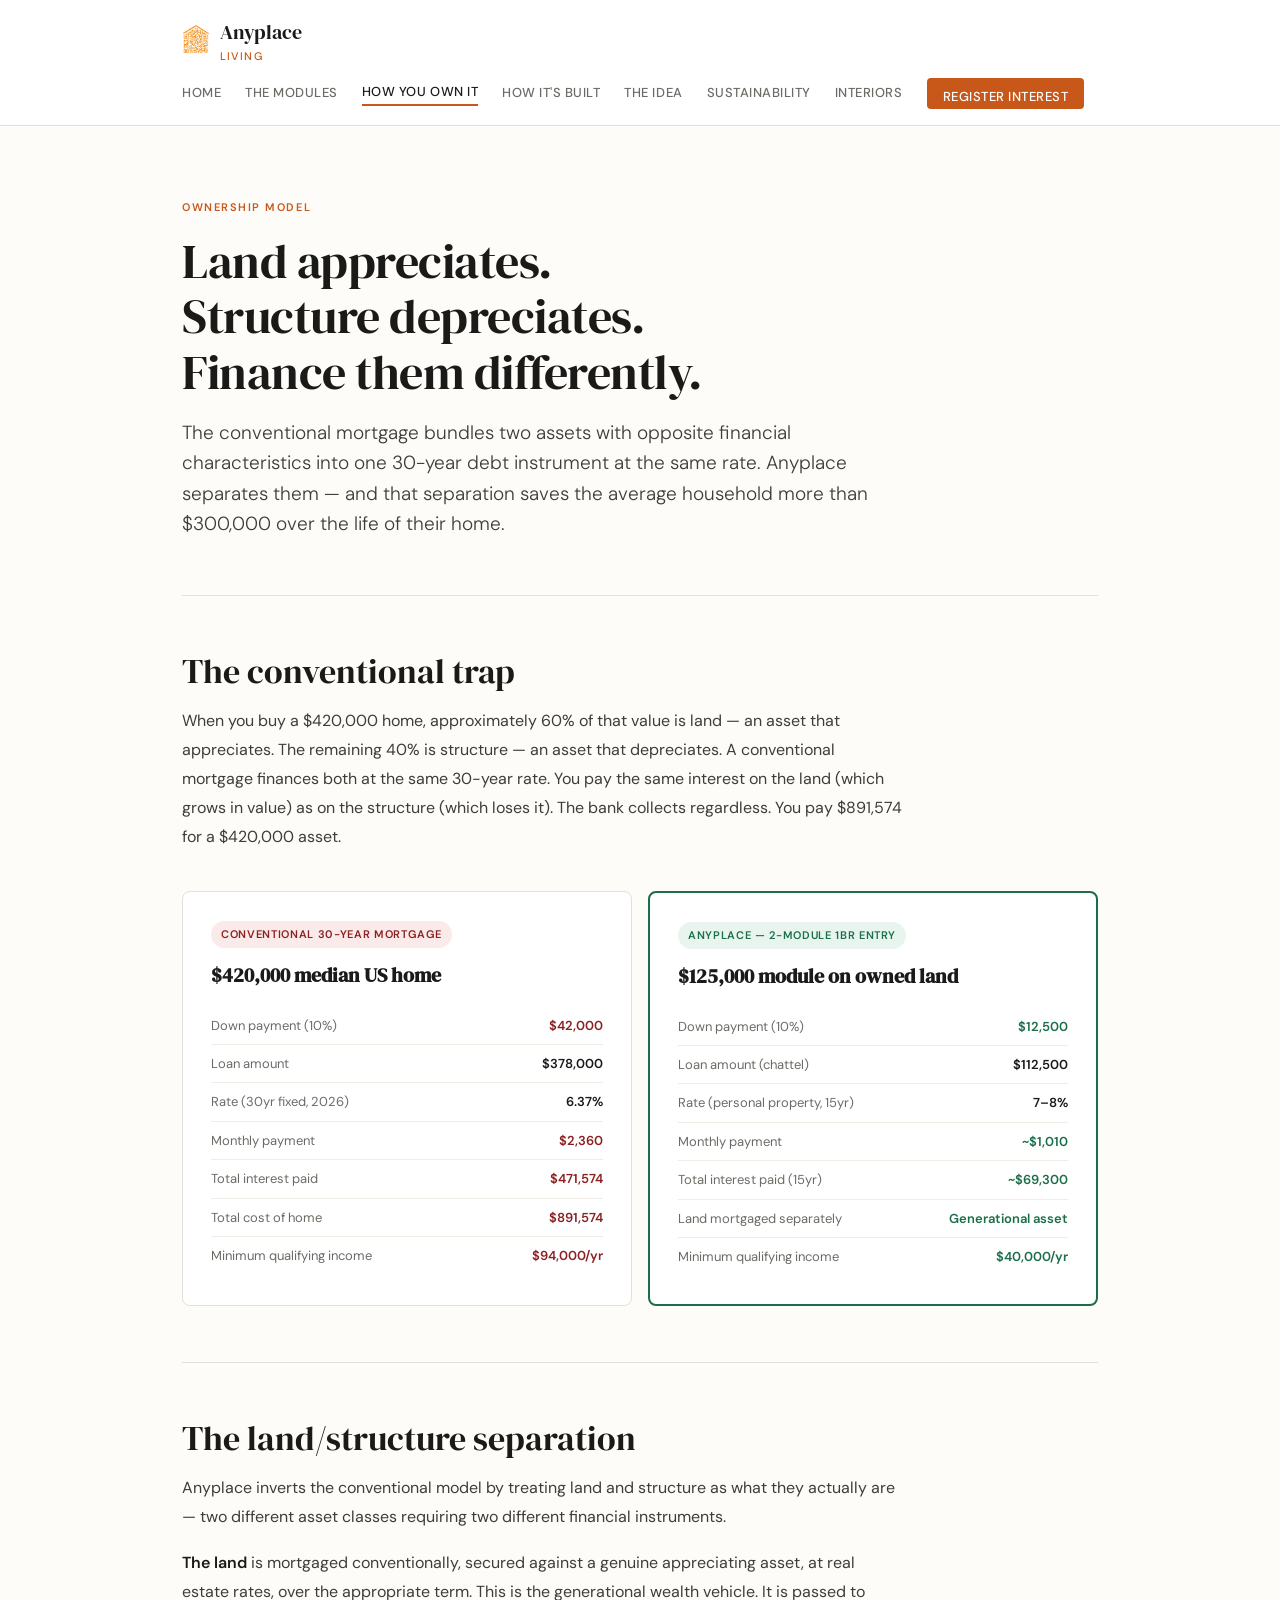
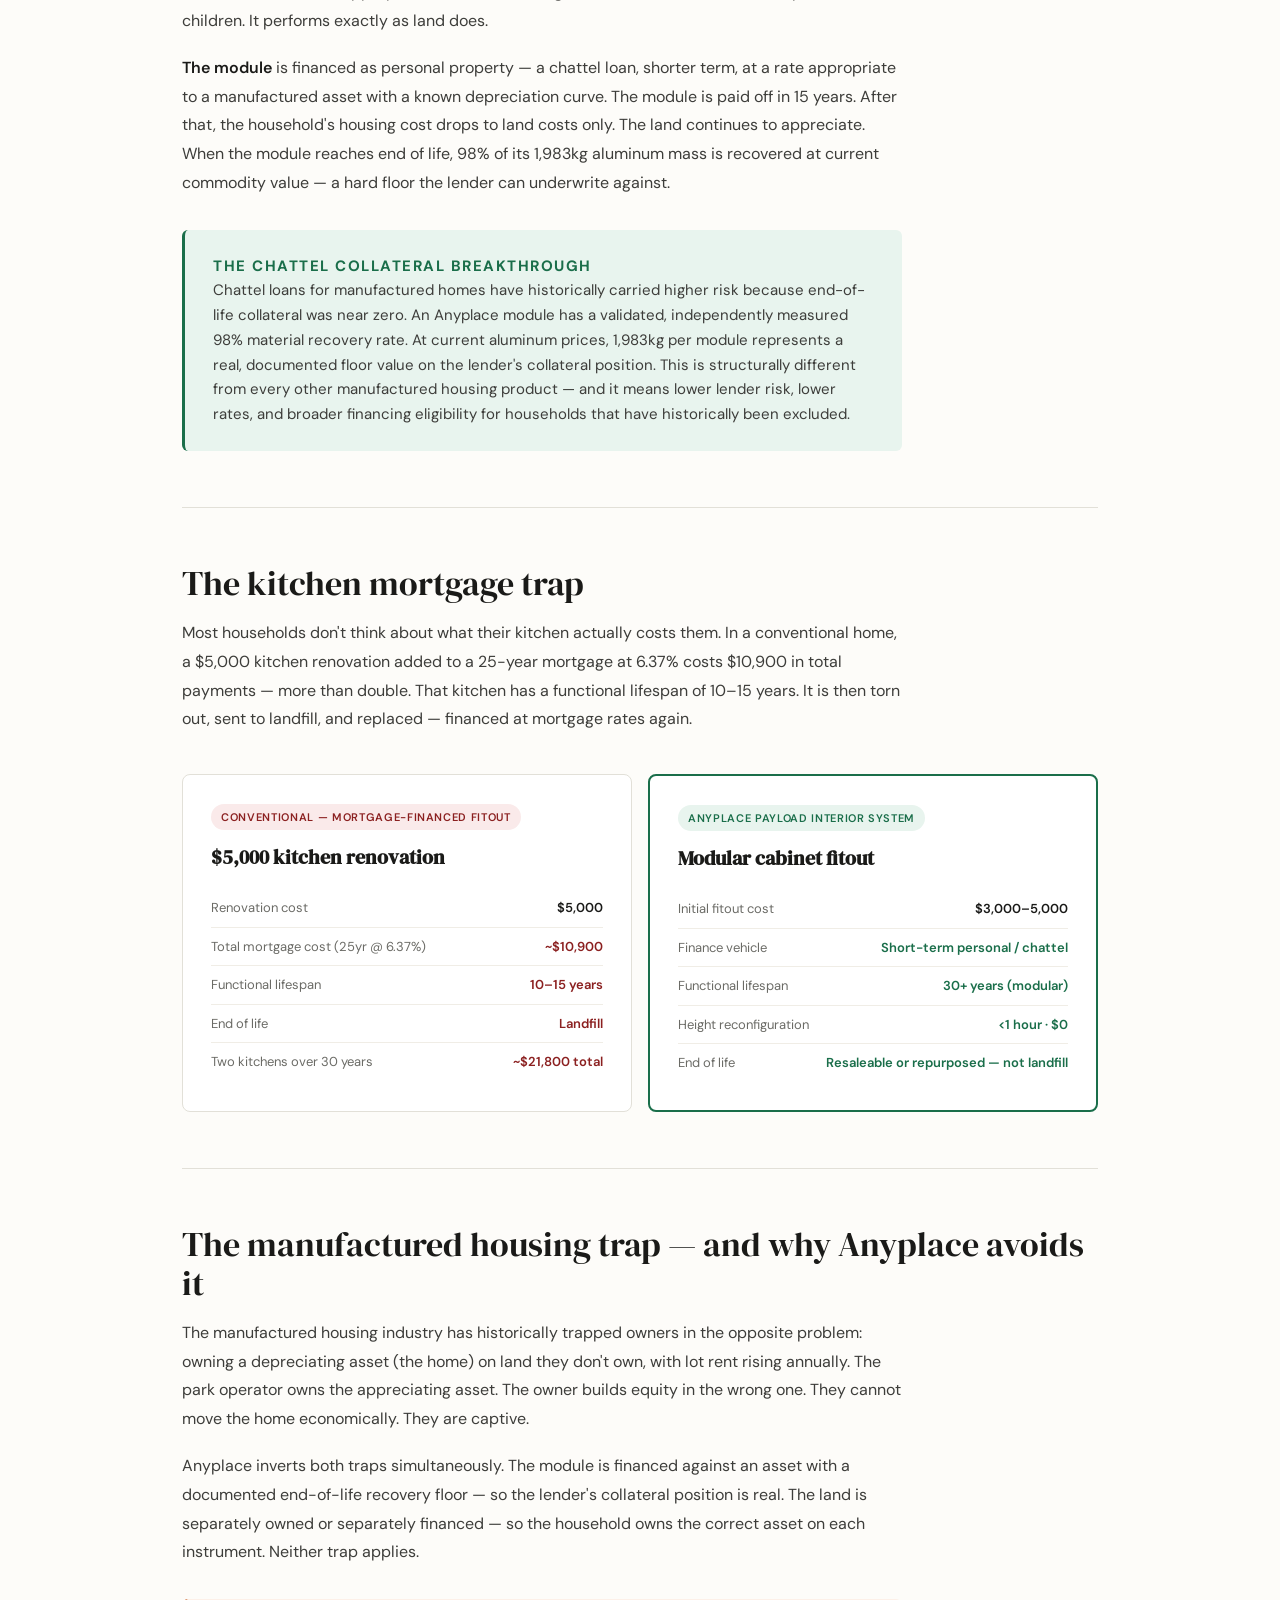
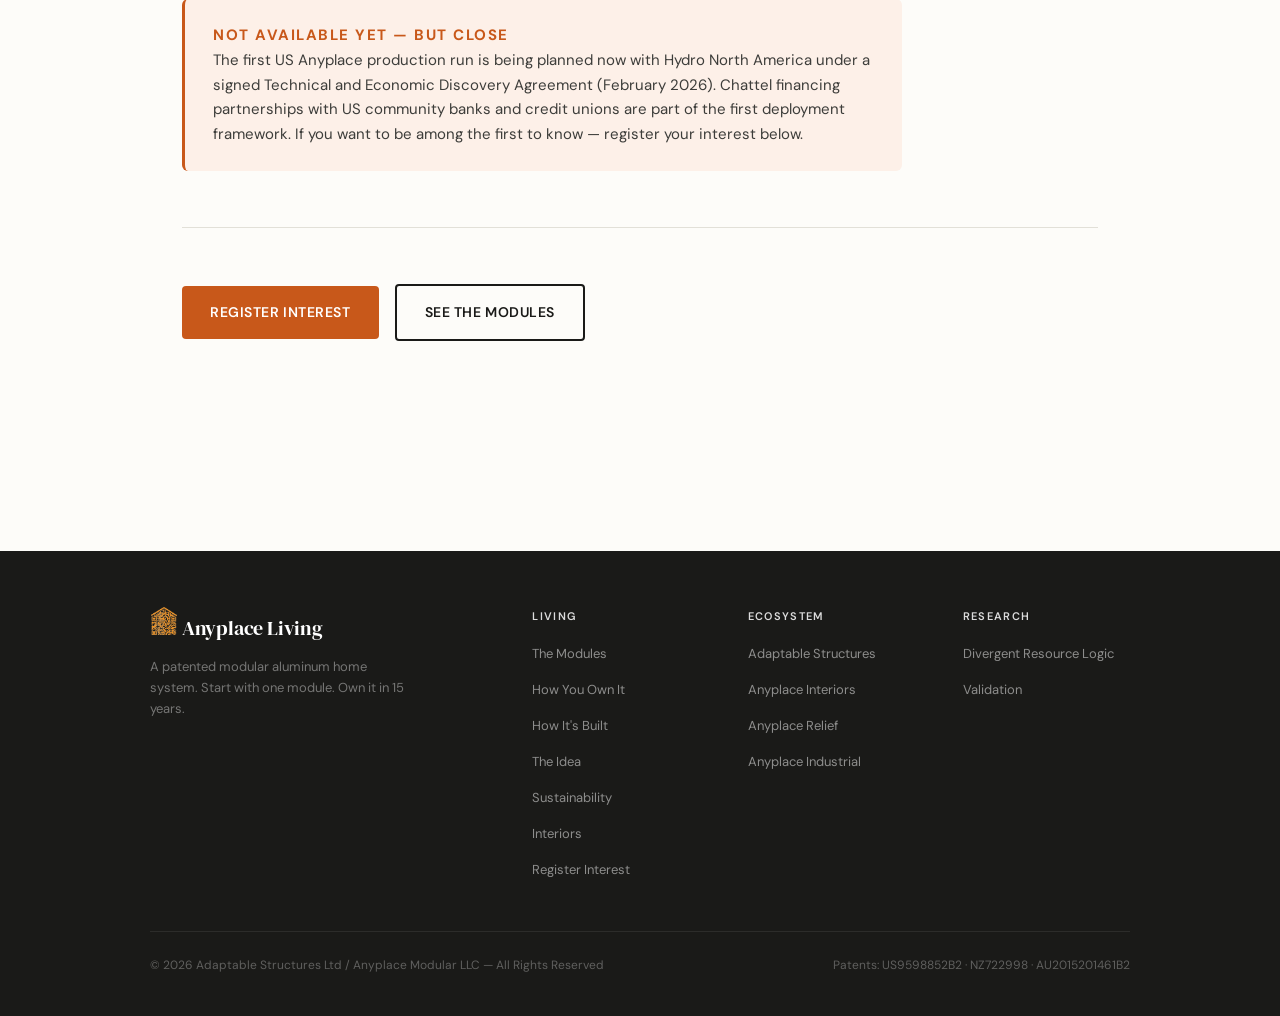
<file: how-you-own-it/index.html>
<!DOCTYPE html>
<html lang="en">
<head>
<meta charset="UTF-8">
<meta name="viewport" content="width=device-width, initial-scale=1.0">
<title>How You Own It — Anyplace Living</title>
<meta name="description" content="Land mortgaged separately. Module financed as personal property. Own it in 15 years. The Anyplace ownership model explained — land/structure separation, chattel finance, and the kitchen mortgage trap.">
<link rel="icon" type="image/x-icon" href="/favicon.ico">
<link rel="icon" type="image/png" sizes="32x32" href="/assets/favicon/favicon-32.png">
<link rel="icon" type="image/png" sizes="192x192" href="/assets/favicon/favicon-192.png">
<link rel="apple-touch-icon" sizes="180x180" href="/assets/favicon/favicon-192.png">
<meta name="theme-color" content="#fdfcf9">
<link rel="stylesheet" href="/assets/living.css">
<link rel="canonical" href="https://anyplaceliving.com/how-you-own-it/">
<!-- Google tag (gtag.js) -->
<script async src="https://www.googletagmanager.com/gtag/js?id=G-CXZPZ34ZKC"></script>
<script>
  window.dataLayer = window.dataLayer || [];
  function gtag(){dataLayer.push(arguments);}
  gtag("js", new Date());
  gtag("config", "G-CXZPZ34ZKC");
</script>
</head>
<body>

<header class="site-header">
  <div class="site-header-inner">
    <a href="/" class="brand">
      <span class="brand-mark"></span>
      <span>Anyplace <span class="brand-sub">Living</span></span>
    </a>
    <nav class="site-nav">
      <a href="/">Home</a>
      <a href="/modules/">The Modules</a>
      <a href="/how-you-own-it/" class="active">How You Own It</a>
      <a href="/how-its-built/">How It's Built</a>
      <a href="/the-anyplace-idea/">The Idea</a>
      <a href="/sustainability/">Sustainability</a>
      <a href="/interiors/">Interiors</a>
      <a href="/contact/" class="nav-cta">Register Interest</a>
    </nav>
  </div>
</header>

<main>

  <p class="eyebrow">Ownership Model</p>
  <h1>Land appreciates.<br>Structure depreciates.<br>Finance them differently.</h1>
  <p class="lede">The conventional mortgage bundles two assets with opposite financial characteristics into one 30-year debt instrument at the same rate. Anyplace separates them — and that separation saves the average household more than $300,000 over the life of their home.</p>

  <hr>

  <h2 style="margin-top:0">The conventional trap</h2>
  <p>When you buy a $420,000 home, approximately 60% of that value is land — an asset that appreciates. The remaining 40% is structure — an asset that depreciates. A conventional mortgage finances both at the same 30-year rate. You pay the same interest on the land (which grows in value) as on the structure (which loses it). The bank collects regardless. You pay $891,574 for a $420,000 asset.</p>

  <div class="compare-grid">
    <div class="compare-card">
      <span class="compare-badge old">Conventional 30-year mortgage</span>
      <h4>$420,000 median US home</h4>
      <div class="compare-row"><span class="label">Down payment (10%)</span><span class="val bad">$42,000</span></div>
      <div class="compare-row"><span class="label">Loan amount</span><span class="val">$378,000</span></div>
      <div class="compare-row"><span class="label">Rate (30yr fixed, 2026)</span><span class="val">6.37%</span></div>
      <div class="compare-row"><span class="label">Monthly payment</span><span class="val bad">$2,360</span></div>
      <div class="compare-row"><span class="label">Total interest paid</span><span class="val bad">$471,574</span></div>
      <div class="compare-row"><span class="label">Total cost of home</span><span class="val bad">$891,574</span></div>
      <div class="compare-row"><span class="label">Minimum qualifying income</span><span class="val bad">$94,000/yr</span></div>
    </div>
    <div class="compare-card featured">
      <span class="compare-badge new">Anyplace — 2-module 1BR entry</span>
      <h4>$125,000 module on owned land</h4>
      <div class="compare-row"><span class="label">Down payment (10%)</span><span class="val good">$12,500</span></div>
      <div class="compare-row"><span class="label">Loan amount (chattel)</span><span class="val">$112,500</span></div>
      <div class="compare-row"><span class="label">Rate (personal property, 15yr)</span><span class="val">7–8%</span></div>
      <div class="compare-row"><span class="label">Monthly payment</span><span class="val good">~$1,010</span></div>
      <div class="compare-row"><span class="label">Total interest paid (15yr)</span><span class="val good">~$69,300</span></div>
      <div class="compare-row"><span class="label">Land mortgaged separately</span><span class="val good">Generational asset</span></div>
      <div class="compare-row"><span class="label">Minimum qualifying income</span><span class="val good">$40,000/yr</span></div>
    </div>
  </div>

  <hr>

  <h2 style="margin-top:0">The land/structure separation</h2>
  <p>Anyplace inverts the conventional model by treating land and structure as what they actually are — two different asset classes requiring two different financial instruments.</p>

  <p><strong>The land</strong> is mortgaged conventionally, secured against a genuine appreciating asset, at real estate rates, over the appropriate term. This is the generational wealth vehicle. It is passed to children. It performs exactly as land does.</p>

  <p><strong>The module</strong> is financed as personal property — a chattel loan, shorter term, at a rate appropriate to a manufactured asset with a known depreciation curve. The module is paid off in 15 years. After that, the household's housing cost drops to land costs only. The land continues to appreciate. When the module reaches end of life, 98% of its 1,983kg aluminum mass is recovered at current commodity value — a hard floor the lender can underwrite against.</p>

  <div class="callout green">
    <p class="callout-title">The chattel collateral breakthrough</p>
    <p>Chattel loans for manufactured homes have historically carried higher risk because end-of-life collateral was near zero. An Anyplace module has a validated, independently measured 98% material recovery rate. At current aluminum prices, 1,983kg per module represents a real, documented floor value on the lender's collateral position. This is structurally different from every other manufactured housing product — and it means lower lender risk, lower rates, and broader financing eligibility for households that have historically been excluded.</p>
  </div>

  <hr>

  <h2 style="margin-top:0">The kitchen mortgage trap</h2>
  <p>Most households don't think about what their kitchen actually costs them. In a conventional home, a $5,000 kitchen renovation added to a 25-year mortgage at 6.37% costs $10,900 in total payments — more than double. That kitchen has a functional lifespan of 10–15 years. It is then torn out, sent to landfill, and replaced — financed at mortgage rates again.</p>

  <div class="compare-grid">
    <div class="compare-card">
      <span class="compare-badge old">Conventional — mortgage-financed fitout</span>
      <h4>$5,000 kitchen renovation</h4>
      <div class="compare-row"><span class="label">Renovation cost</span><span class="val">$5,000</span></div>
      <div class="compare-row"><span class="label">Total mortgage cost (25yr @ 6.37%)</span><span class="val bad">~$10,900</span></div>
      <div class="compare-row"><span class="label">Functional lifespan</span><span class="val bad">10–15 years</span></div>
      <div class="compare-row"><span class="label">End of life</span><span class="val bad">Landfill</span></div>
      <div class="compare-row"><span class="label">Two kitchens over 30 years</span><span class="val bad">~$21,800 total</span></div>
    </div>
    <div class="compare-card featured">
      <span class="compare-badge new">Anyplace Payload interior system</span>
      <h4>Modular cabinet fitout</h4>
      <div class="compare-row"><span class="label">Initial fitout cost</span><span class="val">$3,000–5,000</span></div>
      <div class="compare-row"><span class="label">Finance vehicle</span><span class="val good">Short-term personal / chattel</span></div>
      <div class="compare-row"><span class="label">Functional lifespan</span><span class="val good">30+ years (modular)</span></div>
      <div class="compare-row"><span class="label">Height reconfiguration</span><span class="val good">&lt;1 hour · $0</span></div>
      <div class="compare-row"><span class="label">End of life</span><span class="val good">Resaleable or repurposed — not landfill</span></div>
    </div>
  </div>

  <hr>

  <h2 style="margin-top:0">The manufactured housing trap — and why Anyplace avoids it</h2>
  <p>The manufactured housing industry has historically trapped owners in the opposite problem: owning a depreciating asset (the home) on land they don't own, with lot rent rising annually. The park operator owns the appreciating asset. The owner builds equity in the wrong one. They cannot move the home economically. They are captive.</p>

  <p>Anyplace inverts both traps simultaneously. The module is financed against an asset with a documented end-of-life recovery floor — so the lender's collateral position is real. The land is separately owned or separately financed — so the household owns the correct asset on each instrument. Neither trap applies.</p>

  <div class="callout orange">
    <p class="callout-title">Not available yet — but close</p>
    <p>The first US Anyplace production run is being planned now with Hydro North America under a signed Technical and Economic Discovery Agreement (February 2026). Chattel financing partnerships with US community banks and credit unions are part of the first deployment framework. If you want to be among the first to know — register your interest below.</p>
  </div>

  <hr>

  <p><a href="/contact/" class="btn btn-primary">Register interest</a>
  &nbsp;&nbsp;
  <a href="/modules/" class="btn btn-outline">See the modules</a></p>

</main>

<footer class="site-footer">
  <div class="site-footer-inner">
    <div>
      <a href="/" class="brand"><span class="brand-mark"></span> Anyplace Living</a>
      <p class="site-footer-tagline">A patented modular aluminum home system. Start with one module. Own it in 15 years.</p>
    </div>
    <div class="site-footer-col">
      <h5>Living</h5>
      <ul>
        <li><a href="/modules/">The Modules</a></li>
        <li><a href="/how-you-own-it/">How You Own It</a></li>
        <li><a href="/how-its-built/">How It's Built</a></li>
        <li><a href="/the-anyplace-idea/">The Idea</a></li>
        <li><a href="/sustainability/">Sustainability</a></li>
        <li><a href="/interiors/">Interiors</a></li>
        <li><a href="/contact/">Register Interest</a></li>
      </ul>
    </div>
    <div class="site-footer-col">
      <h5>Ecosystem</h5>
      <ul>
        <li><a href="https://adaptablestructures.com">Adaptable Structures</a></li>
        <li><a href="https://anyplaceinteriors.com">Anyplace Interiors</a></li>
        <li><a href="https://anyplacerelief.com">Anyplace Relief</a></li>
        <li><a href="https://anyplaceindustrial.com">Anyplace Industrial</a></li>
      </ul>
    </div>
    <div class="site-footer-col">
      <h5>Research</h5>
      <ul>
        <li><a href="https://fullboundarycarbon.org">Divergent Resource Logic</a></li>
        <li><a href="https://adaptablestructures.com/validation/">Validation</a></li>
      </ul>
    </div>
  </div>
  <div class="site-footer-bottom">
    <span>© 2026 Adaptable Structures Ltd / Anyplace Modular LLC — All Rights Reserved</span>
    <span>Patents: US9598852B2 · NZ722998 · AU2015201461B2</span>
  </div>
</footer>

</body>
</html>
</file>
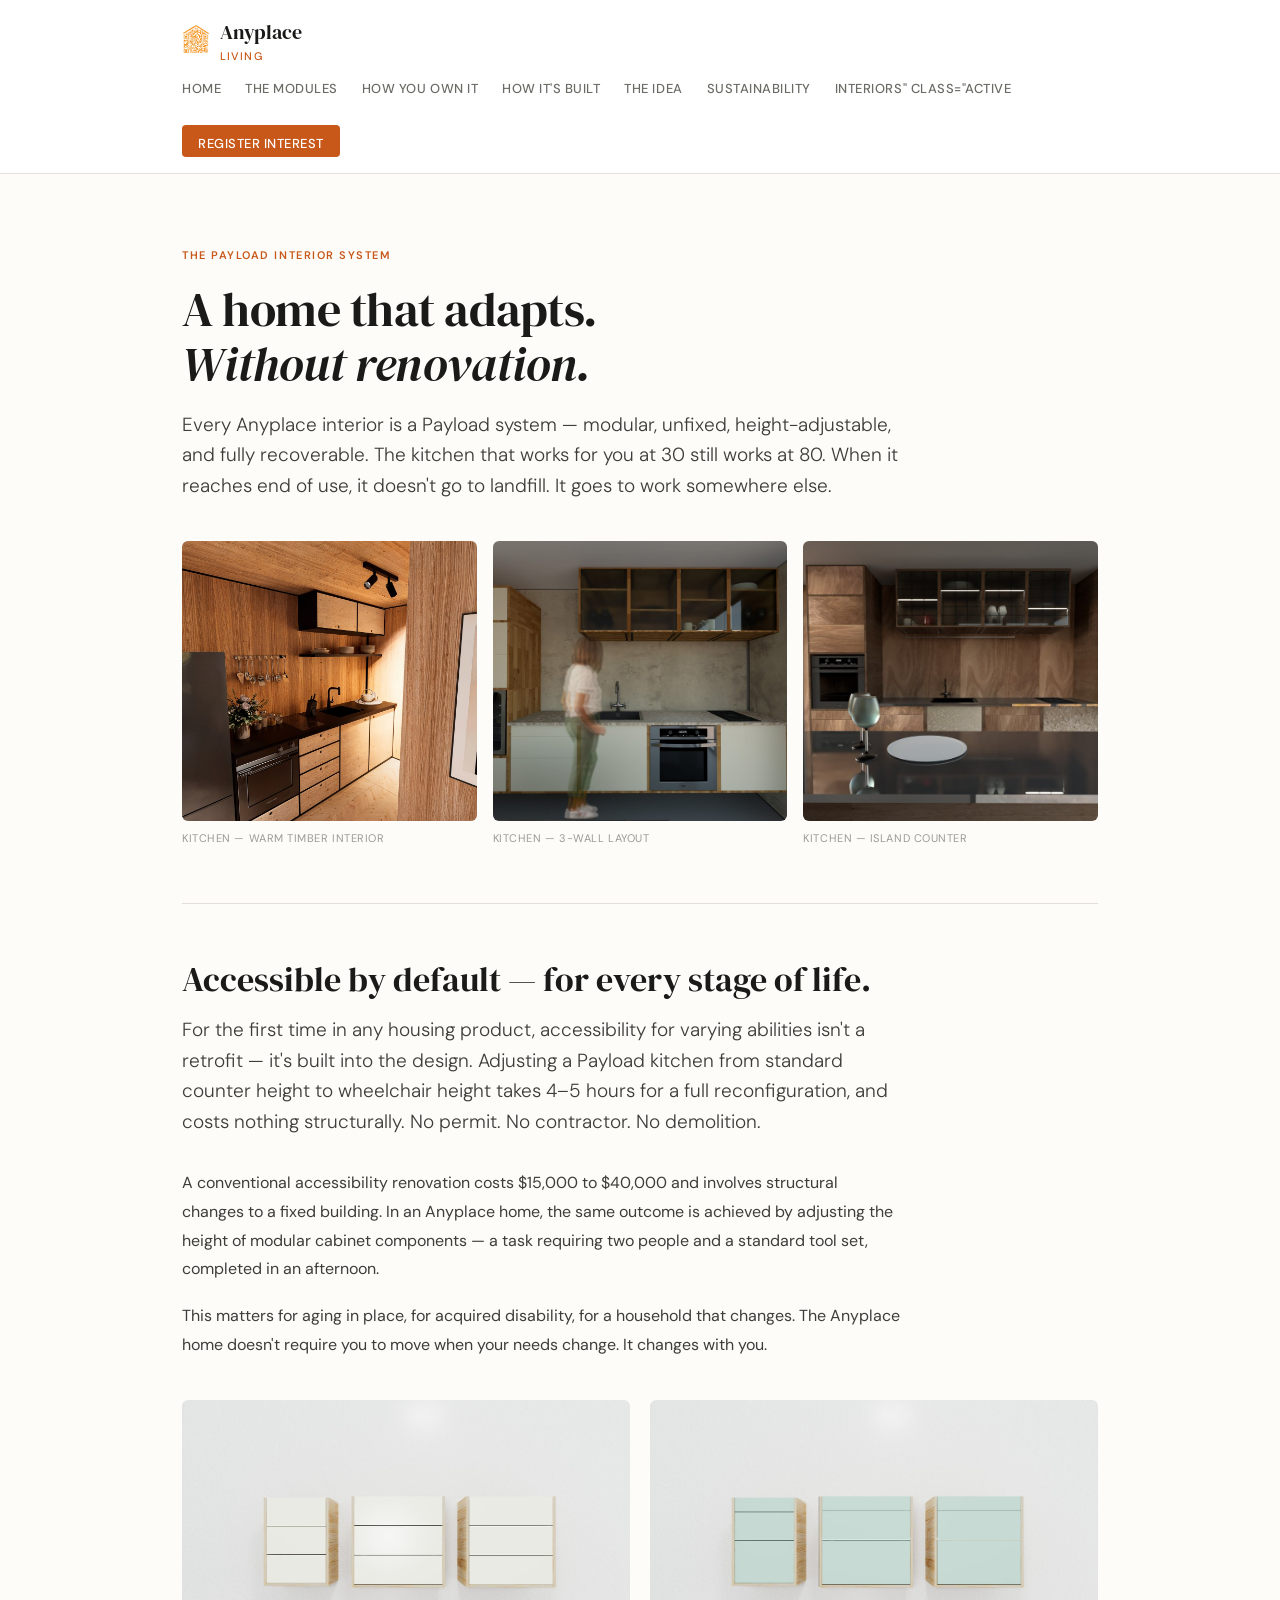
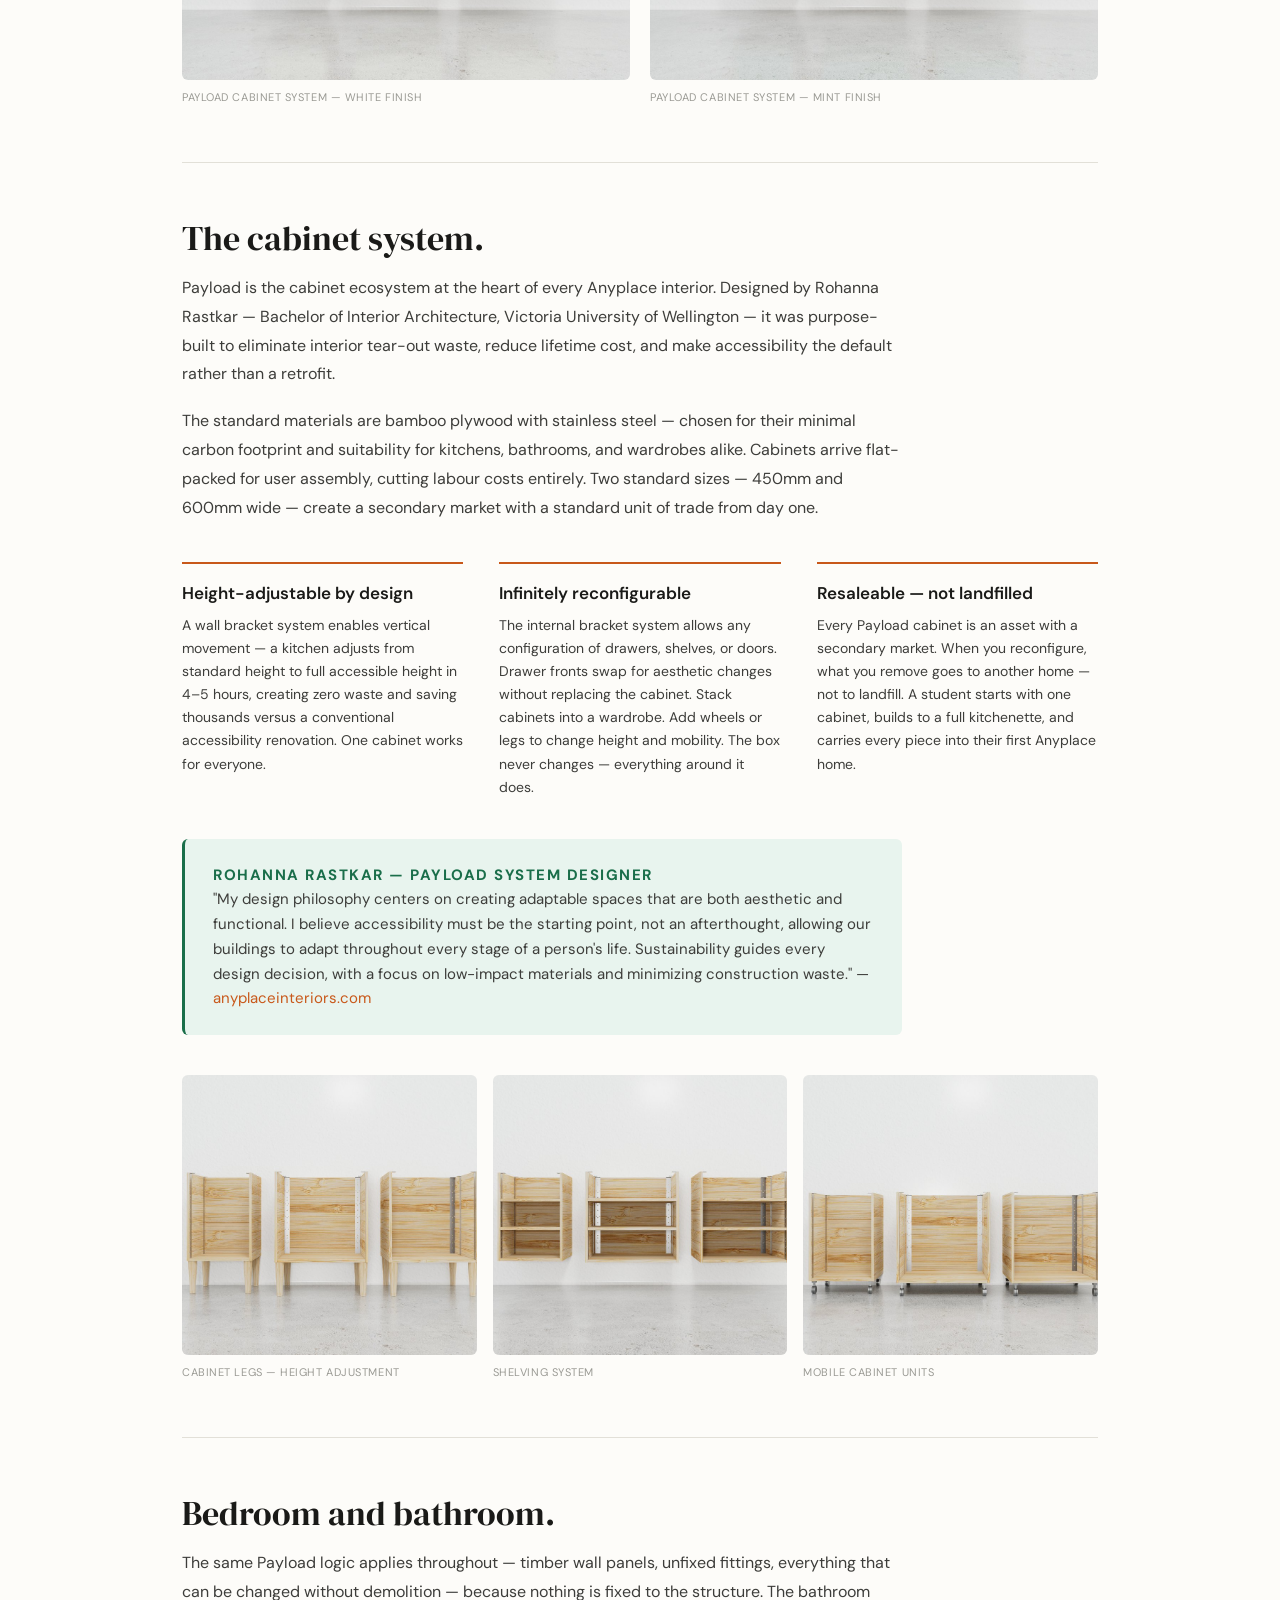
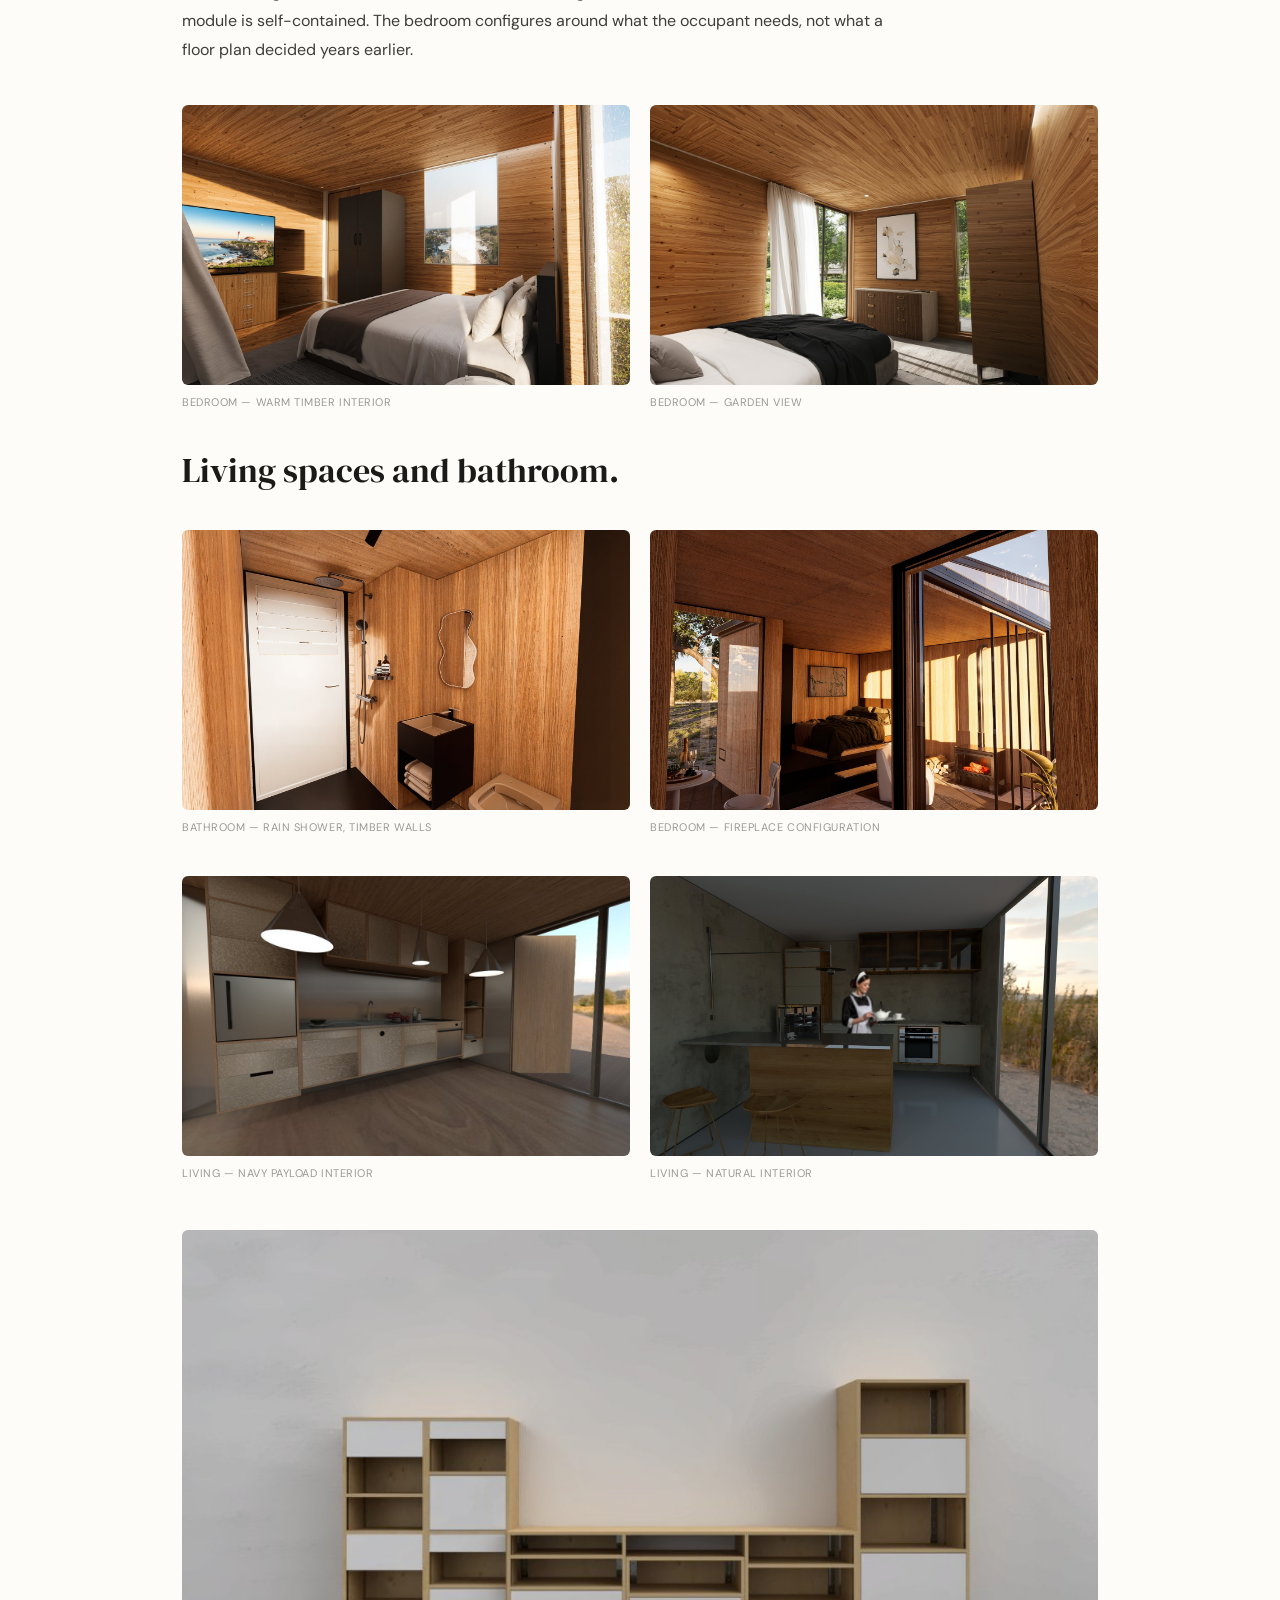
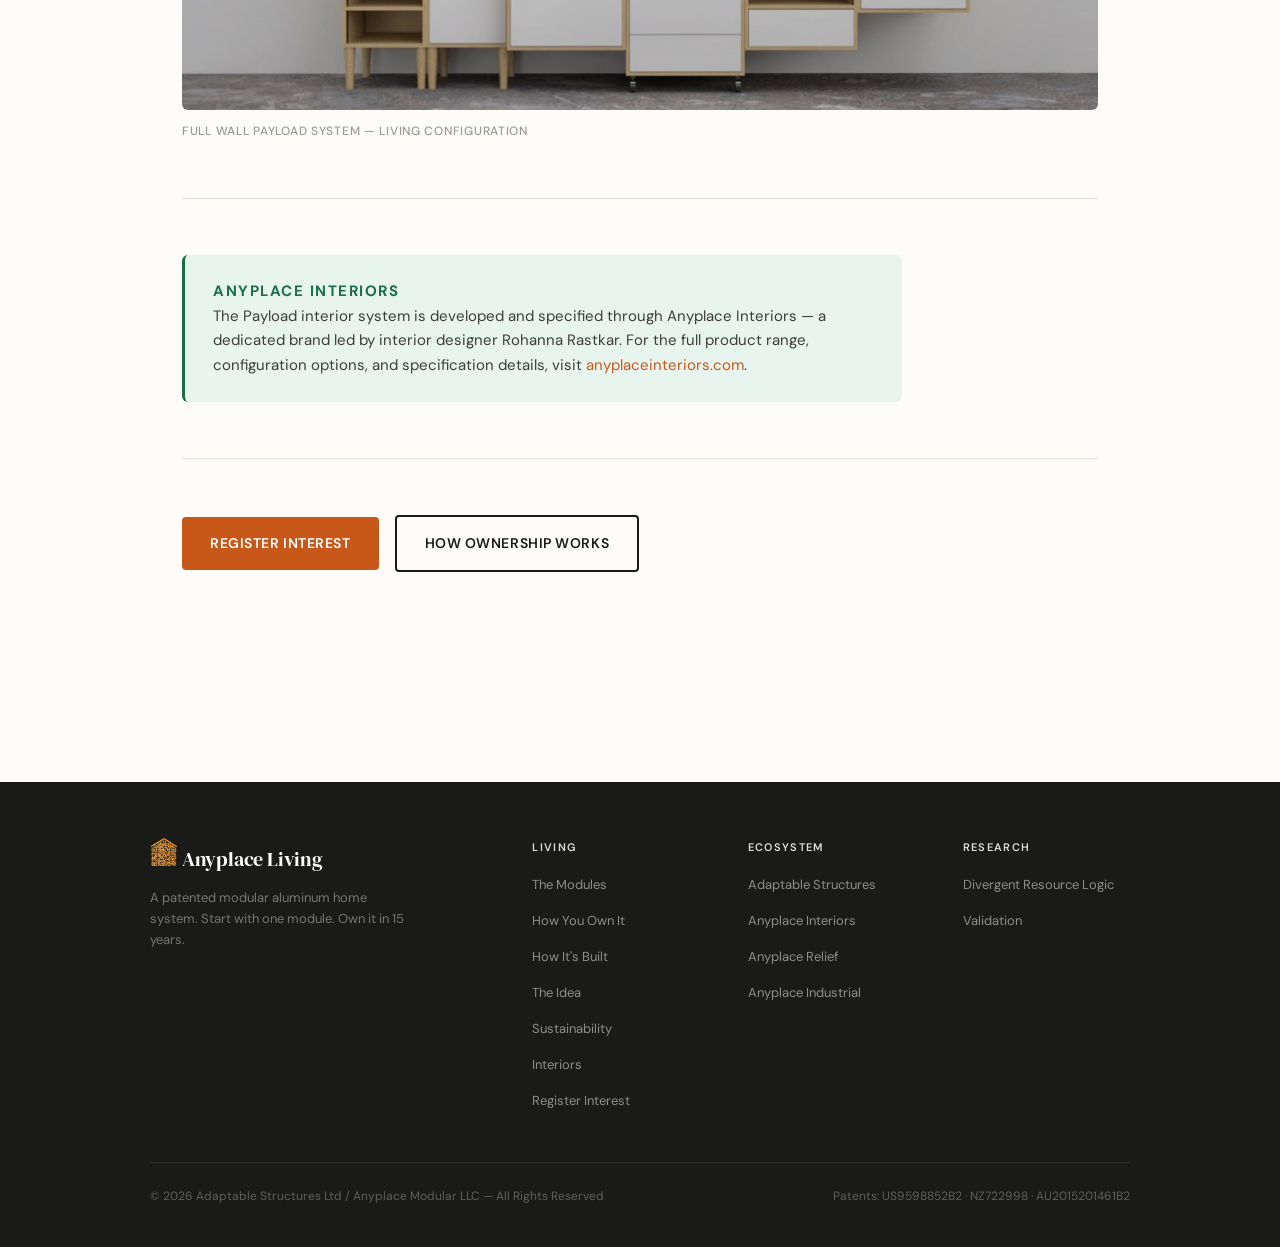
<file: interiors/index.html>
<!DOCTYPE html>
<html lang="en">
<head>
<meta charset="UTF-8">
<meta name="viewport" content="width=device-width, initial-scale=1.0">
<title>Interiors — Anyplace Living</title>
<meta name="description" content="The Anyplace Payload interior system. Modular cabinets. Height-adjustable in under an hour. Never landfilled. Designed for the life you have now and the one you'll have at 80.">
<link rel="icon" type="image/x-icon" href="/favicon.ico">
<link rel="icon" type="image/png" sizes="32x32" href="/assets/favicon/favicon-32.png">
<link rel="icon" type="image/png" sizes="192x192" href="/assets/favicon/favicon-192.png">
<link rel="apple-touch-icon" sizes="180x180" href="/assets/favicon/favicon-192.png">
<meta name="theme-color" content="#fdfcf9">
<link rel="stylesheet" href="/assets/living.css">
<link rel="canonical" href="https://anyplaceliving.com/interiors/">
<!-- Google tag (gtag.js) -->
<script async src="https://www.googletagmanager.com/gtag/js?id=G-CXZPZ34ZKC"></script>
<script>
  window.dataLayer = window.dataLayer || [];
  function gtag(){dataLayer.push(arguments);}
  gtag("js", new Date());
  gtag("config", "G-CXZPZ34ZKC");
</script>
</head>
<body>

<header class="site-header">
  <div class="site-header-inner">
    <a href="/" class="brand">
      <span class="brand-mark"></span>
      <span>Anyplace <span class="brand-sub">Living</span></span>
    </a>
    <nav class="site-nav">
      <a href="/">Home</a>
      <a href="/modules/">The Modules</a>
      <a href="/how-you-own-it/">How You Own It</a>
      <a href="/how-its-built/">How It's Built</a>
      <a href="/the-anyplace-idea/">The Idea</a>
      <a href="/sustainability/">Sustainability</a>
      <a href="/interiors/">Interiors" class="active</a>
      <a href="/contact/" class="nav-cta">Register Interest</a>
    </nav>
  </div>
</header>

<main>

  <p class="eyebrow">The Payload Interior System</p>
  <h1>A home that adapts.<br><em>Without renovation.</em></h1>
  <p class="lede">Every Anyplace interior is a Payload system — modular, unfixed, height-adjustable, and fully recoverable. The kitchen that works for you at 30 still works at 80. When it reaches end of use, it doesn't go to landfill. It goes to work somewhere else.</p>

  <div class="three-col-figures">
    <figure>
      <img src="/assets/images/living-kitchen-timber-warm.jpg" alt="Anyplace kitchen — warm timber, track lighting">
      <figcaption>Kitchen — warm timber interior</figcaption>
    </figure>
    <figure>
      <img src="/assets/images/living-kitchen-3wall.jpg" alt="Anyplace kitchen — 3-wall concept">
      <figcaption>Kitchen — 3-wall layout</figcaption>
    </figure>
    <figure>
      <img src="/assets/images/living-kitchen-interior.jpg" alt="Anyplace kitchen — counter view, dark timber">
      <figcaption>Kitchen — island counter</figcaption>
    </figure>
  </div>

  <hr>

  <h2 style="margin-top:0">Accessible by default — for every stage of life.</h2>
  <p class="lede">For the first time in any housing product, accessibility for varying abilities isn't a retrofit — it's built into the design. Adjusting a Payload kitchen from standard counter height to wheelchair height takes 4–5 hours for a full reconfiguration, and costs nothing structurally. No permit. No contractor. No demolition.</p>

  <p>A conventional accessibility renovation costs $15,000 to $40,000 and involves structural changes to a fixed building. In an Anyplace home, the same outcome is achieved by adjusting the height of modular cabinet components — a task requiring two people and a standard tool set, completed in an afternoon.</p>

  <p>This matters for aging in place, for acquired disability, for a household that changes. The Anyplace home doesn't require you to move when your needs change. It changes with you.</p>

  <div class="two-col-figures">
    <figure>
      <img src="/assets/images/payload-cabinets-white.jpg" alt="Payload cabinet system — white finish">
      <figcaption>Payload cabinet system — white finish</figcaption>
    </figure>
    <figure>
      <img src="/assets/images/payload-cabinets-mint.jpg" alt="Payload cabinet system — mint finish">
      <figcaption>Payload cabinet system — mint finish</figcaption>
    </figure>
  </div>

  <hr>

  <h2 style="margin-top:0">The cabinet system.</h2>
  <p>Payload is the cabinet ecosystem at the heart of every Anyplace interior. Designed by Rohanna Rastkar — Bachelor of Interior Architecture, Victoria University of Wellington — it was purpose-built to eliminate interior tear-out waste, reduce lifetime cost, and make accessibility the default rather than a retrofit.</p>

  <p>The standard materials are bamboo plywood with stainless steel — chosen for their minimal carbon footprint and suitability for kitchens, bathrooms, and wardrobes alike. Cabinets arrive flat-packed for user assembly, cutting labour costs entirely. Two standard sizes — 450mm and 600mm wide — create a secondary market with a standard unit of trade from day one.</p>

  <div class="feature-grid">
    <div class="feature">
      <h4>Height-adjustable by design</h4>
      <p>A wall bracket system enables vertical movement — a kitchen adjusts from standard height to full accessible height in 4–5 hours, creating zero waste and saving thousands versus a conventional accessibility renovation. One cabinet works for everyone.</p>
    </div>
    <div class="feature">
      <h4>Infinitely reconfigurable</h4>
      <p>The internal bracket system allows any configuration of drawers, shelves, or doors. Drawer fronts swap for aesthetic changes without replacing the cabinet. Stack cabinets into a wardrobe. Add wheels or legs to change height and mobility. The box never changes — everything around it does.</p>
    </div>
    <div class="feature">
      <h4>Resaleable — not landfilled</h4>
      <p>Every Payload cabinet is an asset with a secondary market. When you reconfigure, what you remove goes to another home — not to landfill. A student starts with one cabinet, builds to a full kitchenette, and carries every piece into their first Anyplace home.</p>
    </div>
  </div>

  <div class="callout green">
    <p class="callout-title">Rohanna Rastkar — Payload System Designer</p>
    <p>"My design philosophy centers on creating adaptable spaces that are both aesthetic and functional. I believe accessibility must be the starting point, not an afterthought, allowing our buildings to adapt throughout every stage of a person's life. Sustainability guides every design decision, with a focus on low-impact materials and minimizing construction waste." — <a href="https://anyplaceinteriors.com">anyplaceinteriors.com</a></p>
  </div>

  <div class="three-col-figures">
    <figure>
      <img src="/assets/images/payload-cabinets-legs.jpg" alt="Payload cabinet legs — height adjustment system">
      <figcaption>Cabinet legs — height adjustment</figcaption>
    </figure>
    <figure>
      <img src="/assets/images/payload-cabinets-shelves.jpg" alt="Payload shelving system">
      <figcaption>Shelving system</figcaption>
    </figure>
    <figure>
      <img src="/assets/images/payload-cabinets-wheels.jpg" alt="Payload mobile cabinet units">
      <figcaption>Mobile cabinet units</figcaption>
    </figure>
  </div>

  <hr>

  <h2 style="margin-top:0">Bedroom and bathroom.</h2>
  <p>The same Payload logic applies throughout — timber wall panels, unfixed fittings, everything that can be changed without demolition — because nothing is fixed to the structure. The bathroom module is self-contained. The bedroom configures around what the occupant needs, not what a floor plan decided years earlier.</p>

  <div class="two-col-figures">
    <figure>
      <img src="/assets/images/living-v2-bedroom.jpg" alt="Anyplace bedroom — warm timber walls, morning light, TV and wardrobe">
      <figcaption>Bedroom — warm timber interior</figcaption>
    </figure>
    <figure>
      <img src="/assets/images/living-v2-bedroom-2.jpg" alt="Anyplace bedroom — alternate angle, garden view through full-height window">
      <figcaption>Bedroom — garden view</figcaption>
    </figure>
  </div>

  <h2 style="margin-top:0">Living spaces and bathroom.</h2>

  <div class="two-col-figures">
    <figure>
      <img src="/assets/images/living-bathroom-timber.jpg" alt="Anyplace bathroom — rain shower, timber walls, wavy mirror">
      <figcaption>Bathroom — rain shower, timber walls</figcaption>
    </figure>
    <figure>
      <img src="/assets/images/living-bedroom-fireplace.jpg" alt="Anyplace bedroom — fireplace, golden light">
      <figcaption>Bedroom — fireplace configuration</figcaption>
    </figure>
  </div>

  <div class="two-col-figures">
    <figure>
      <img src="/assets/images/interiors-living-navy.jpg" alt="Anyplace living space — navy interior">
      <figcaption>Living — navy Payload interior</figcaption>
    </figure>
    <figure>
      <img src="/assets/images/interiors-living-plant-tv.jpg" alt="Anyplace living space — plant and TV">
      <figcaption>Living — natural interior</figcaption>
    </figure>
  </div>

  <figure class="img-full">
    <img src="/assets/images/payload-full-wall.jpg" alt="Anyplace full wall Payload system">
    <figcaption>Full wall Payload system — living configuration</figcaption>
  </figure>

  <hr>

  <div class="callout green">
    <p class="callout-title">Anyplace Interiors</p>
    <p>The Payload interior system is developed and specified through Anyplace Interiors — a dedicated brand led by interior designer Rohanna Rastkar. For the full product range, configuration options, and specification details, visit <a href="https://anyplaceinteriors.com">anyplaceinteriors.com</a>.</p>
  </div>

  <hr>

  <p><a href="/contact/" class="btn btn-primary">Register interest</a>
  &nbsp;&nbsp;
  <a href="/how-you-own-it/" class="btn btn-outline">How ownership works</a></p>

</main>

<footer class="site-footer">
  <div class="site-footer-inner">
    <div>
      <a href="/" class="brand"><span class="brand-mark"></span> Anyplace Living</a>
      <p class="site-footer-tagline">A patented modular aluminum home system. Start with one module. Own it in 15 years.</p>
    </div>
    <div class="site-footer-col">
      <h5>Living</h5>
      <ul>
        <li><a href="/modules/">The Modules</a></li>
        <li><a href="/how-you-own-it/">How You Own It</a></li>
        <li><a href="/how-its-built/">How It's Built</a></li>
        <li><a href="/the-anyplace-idea/">The Idea</a></li>
        <li><a href="/sustainability/">Sustainability</a></li>
        <li><a href="/interiors/">Interiors</a></li>
        <li><a href="/contact/">Register Interest</a></li>
      </ul>
    </div>
    <div class="site-footer-col">
      <h5>Ecosystem</h5>
      <ul>
        <li><a href="https://adaptablestructures.com">Adaptable Structures</a></li>
        <li><a href="https://anyplaceinteriors.com">Anyplace Interiors</a></li>
        <li><a href="https://anyplacerelief.com">Anyplace Relief</a></li>
        <li><a href="https://anyplaceindustrial.com">Anyplace Industrial</a></li>
      </ul>
    </div>
    <div class="site-footer-col">
      <h5>Research</h5>
      <ul>
        <li><a href="https://fullboundarycarbon.org">Divergent Resource Logic</a></li>
        <li><a href="https://adaptablestructures.com/validation/">Validation</a></li>
      </ul>
    </div>
  </div>
  <div class="site-footer-bottom">
    <span>© 2026 Adaptable Structures Ltd / Anyplace Modular LLC — All Rights Reserved</span>
    <span>Patents: US9598852B2 · NZ722998 · AU2015201461B2</span>
  </div>
</footer>

</body>
</html>
</file>
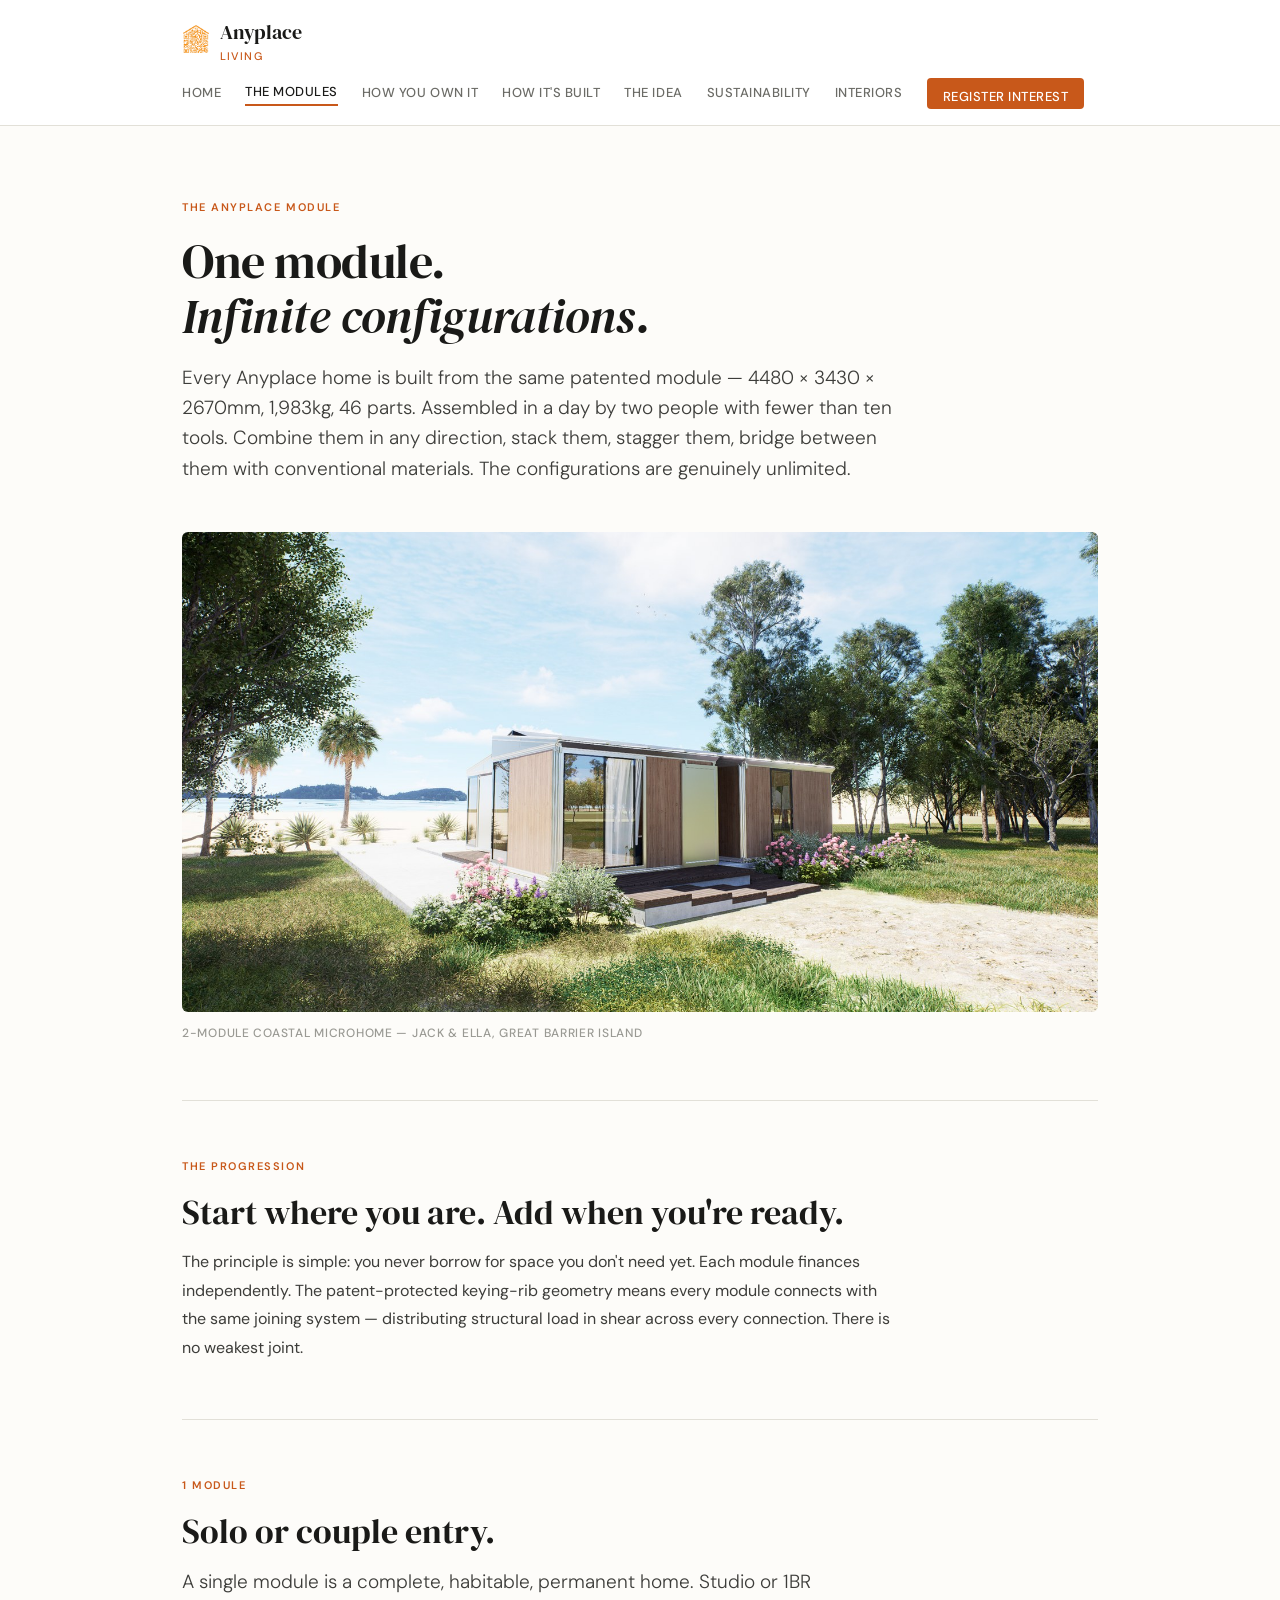
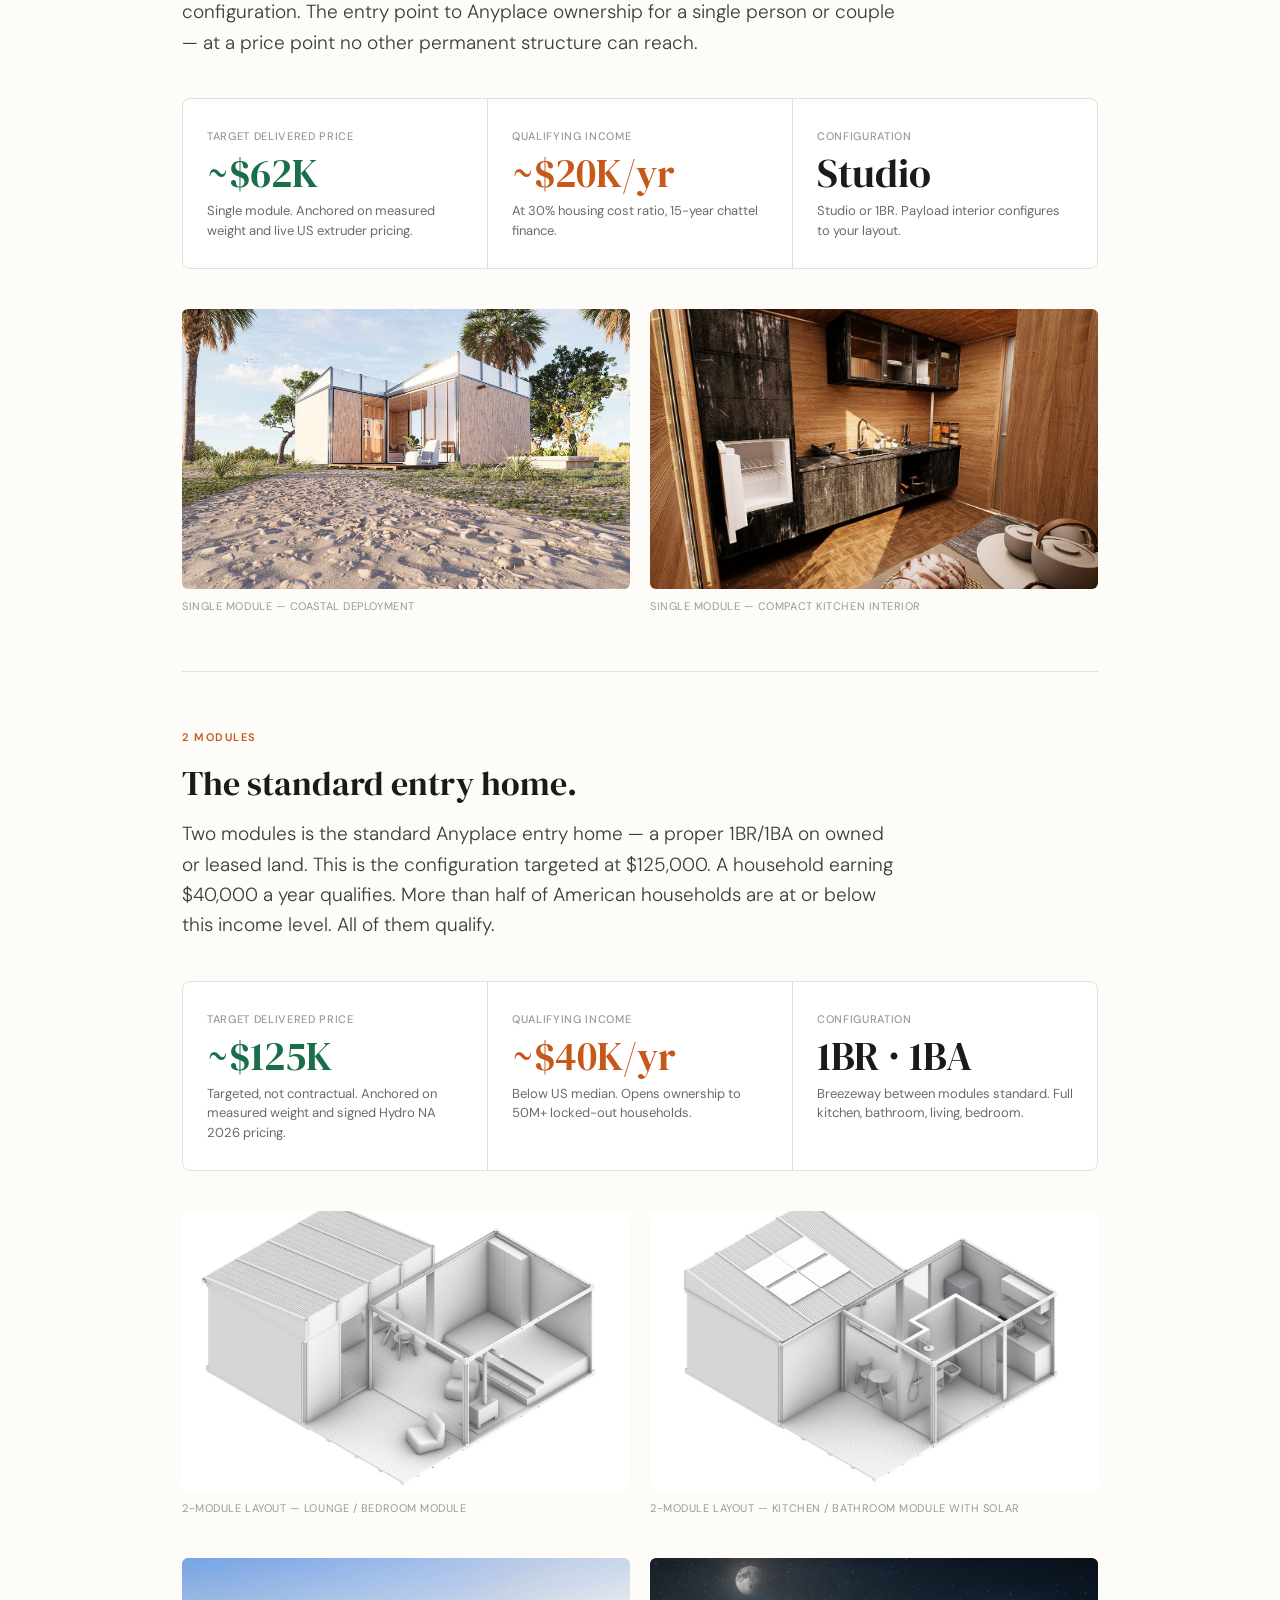
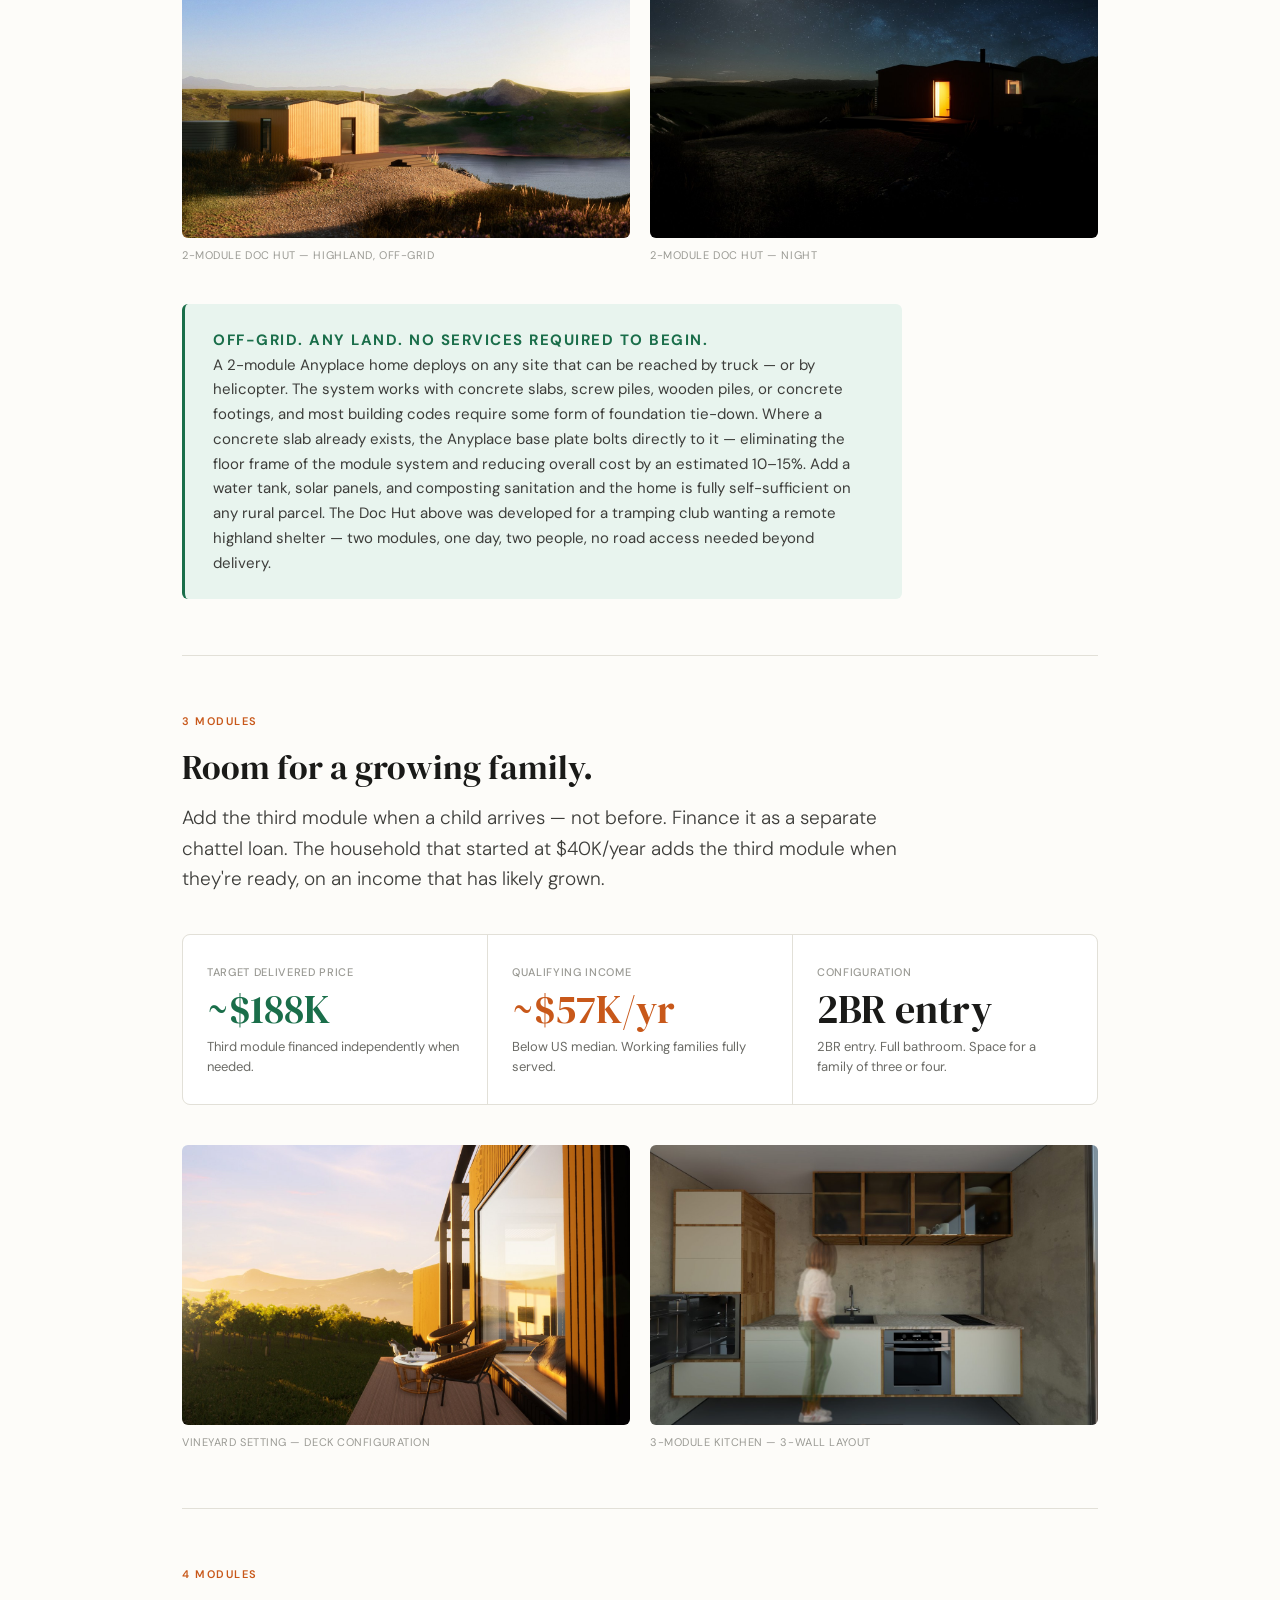
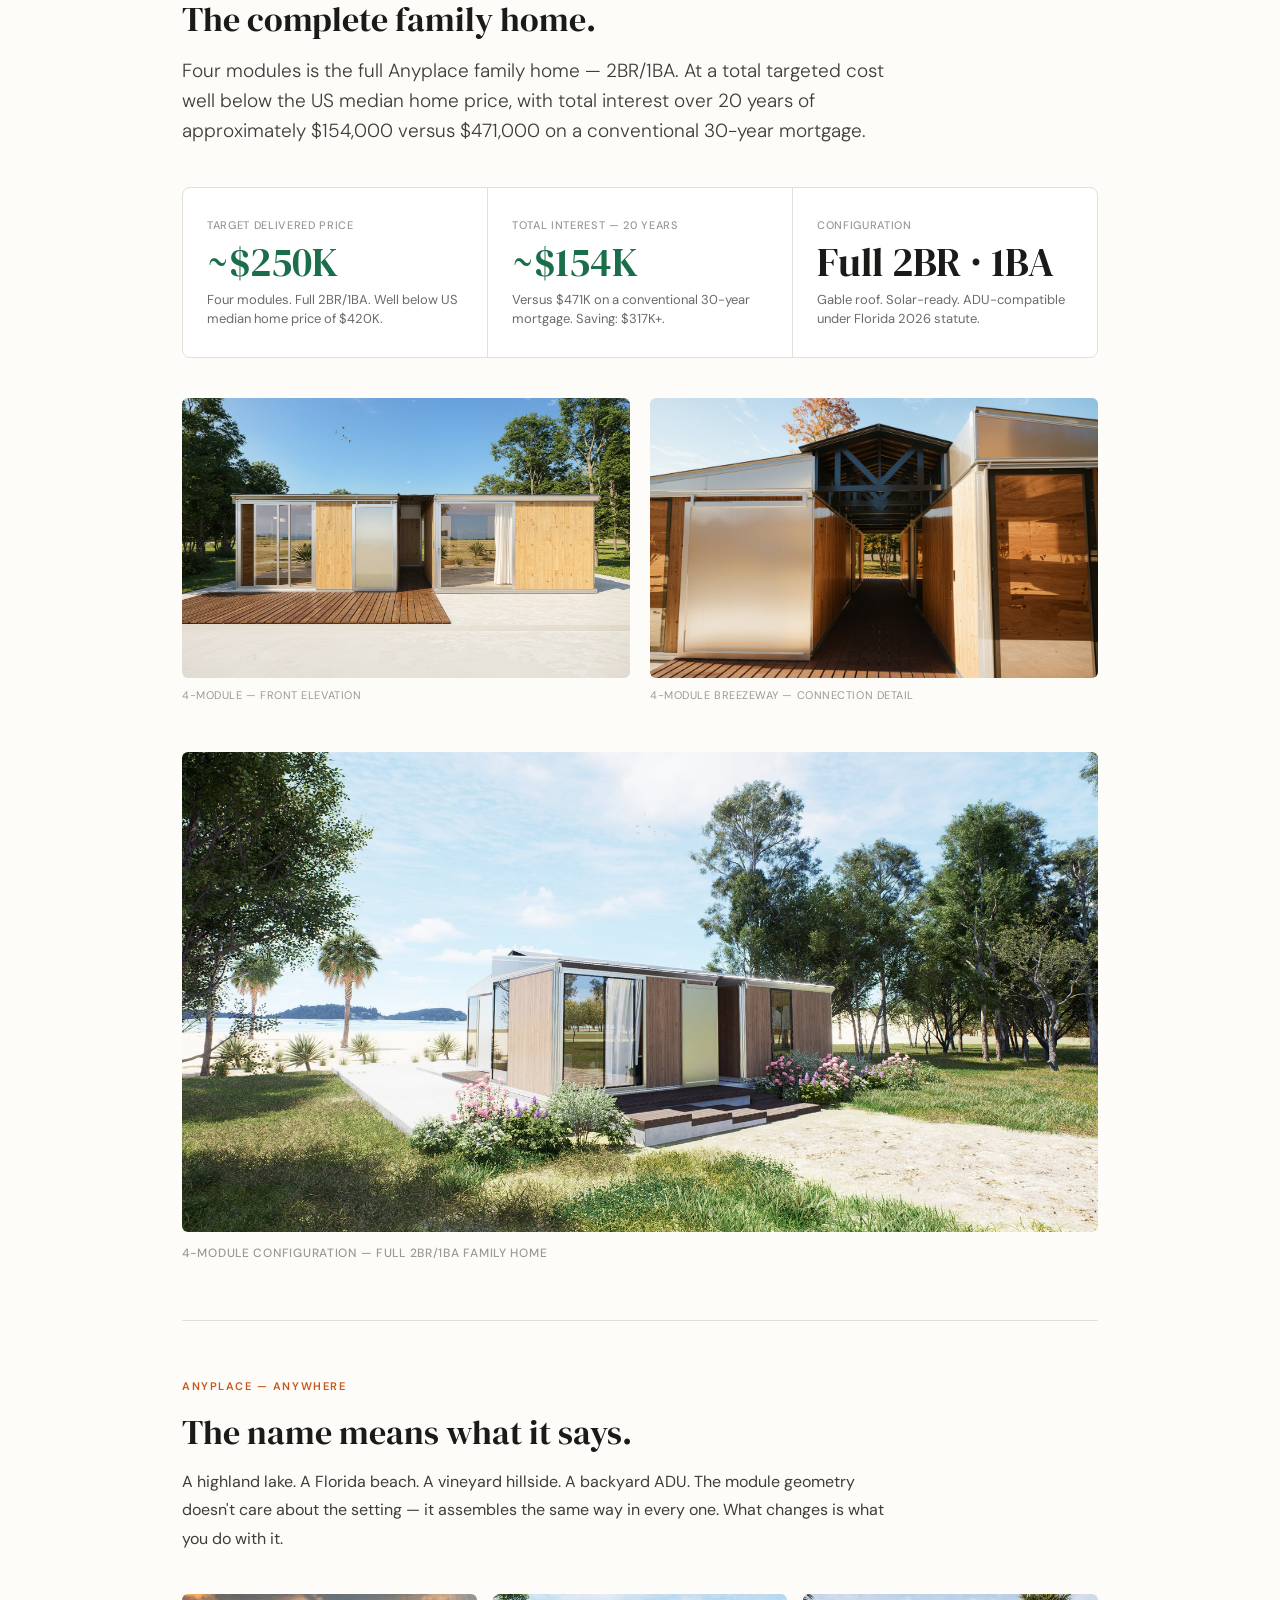
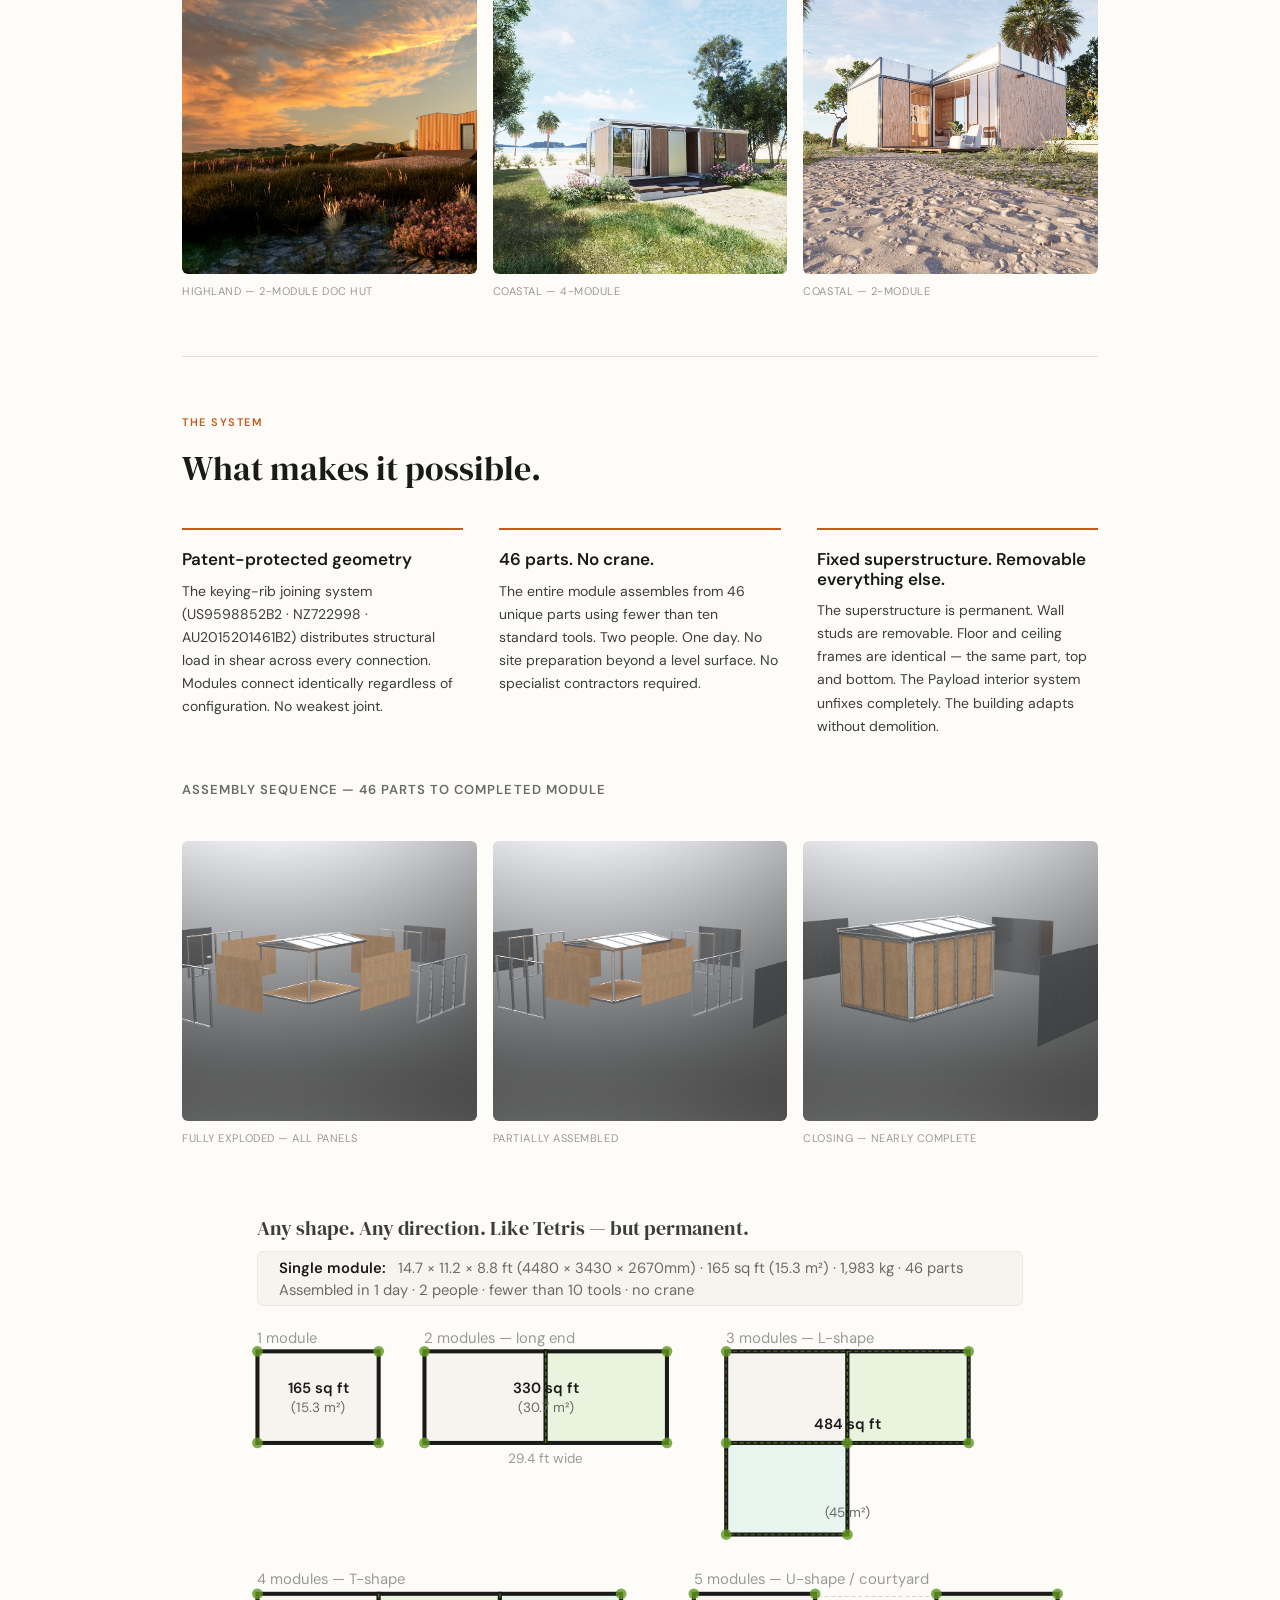
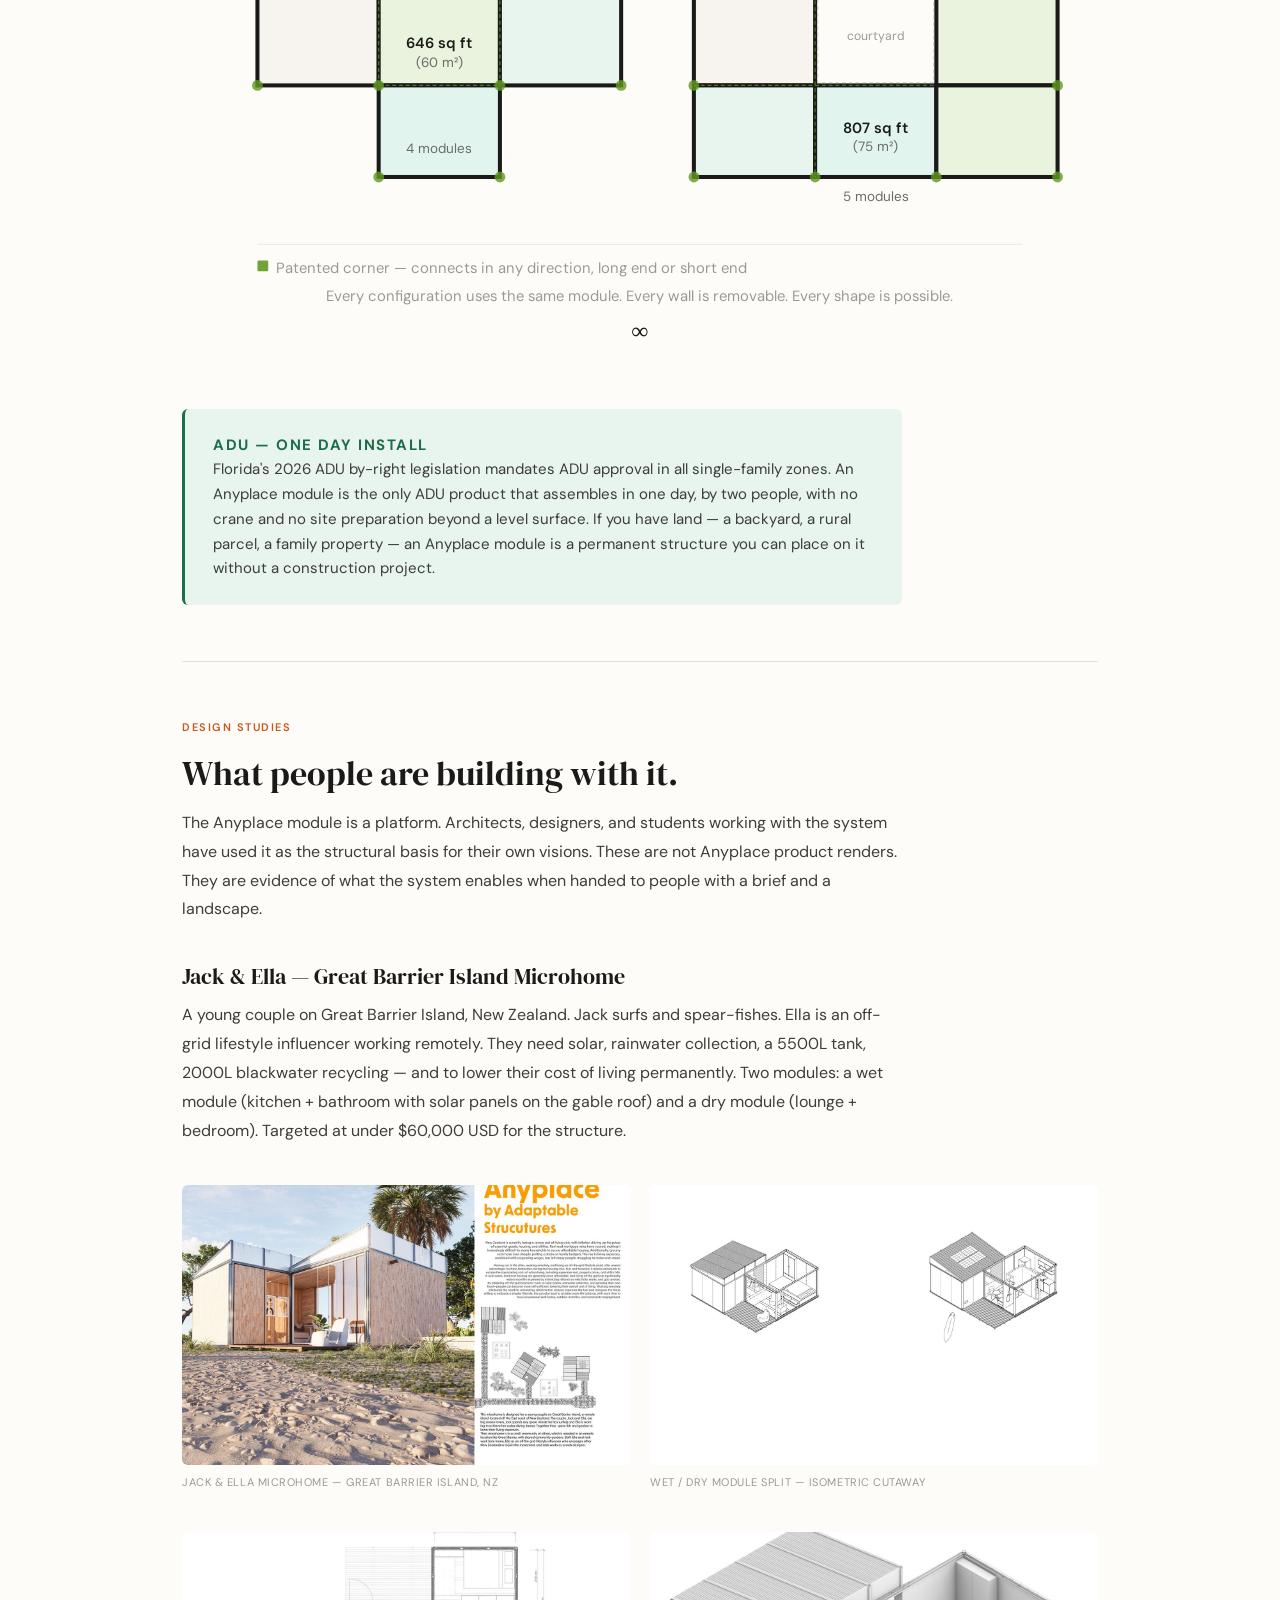
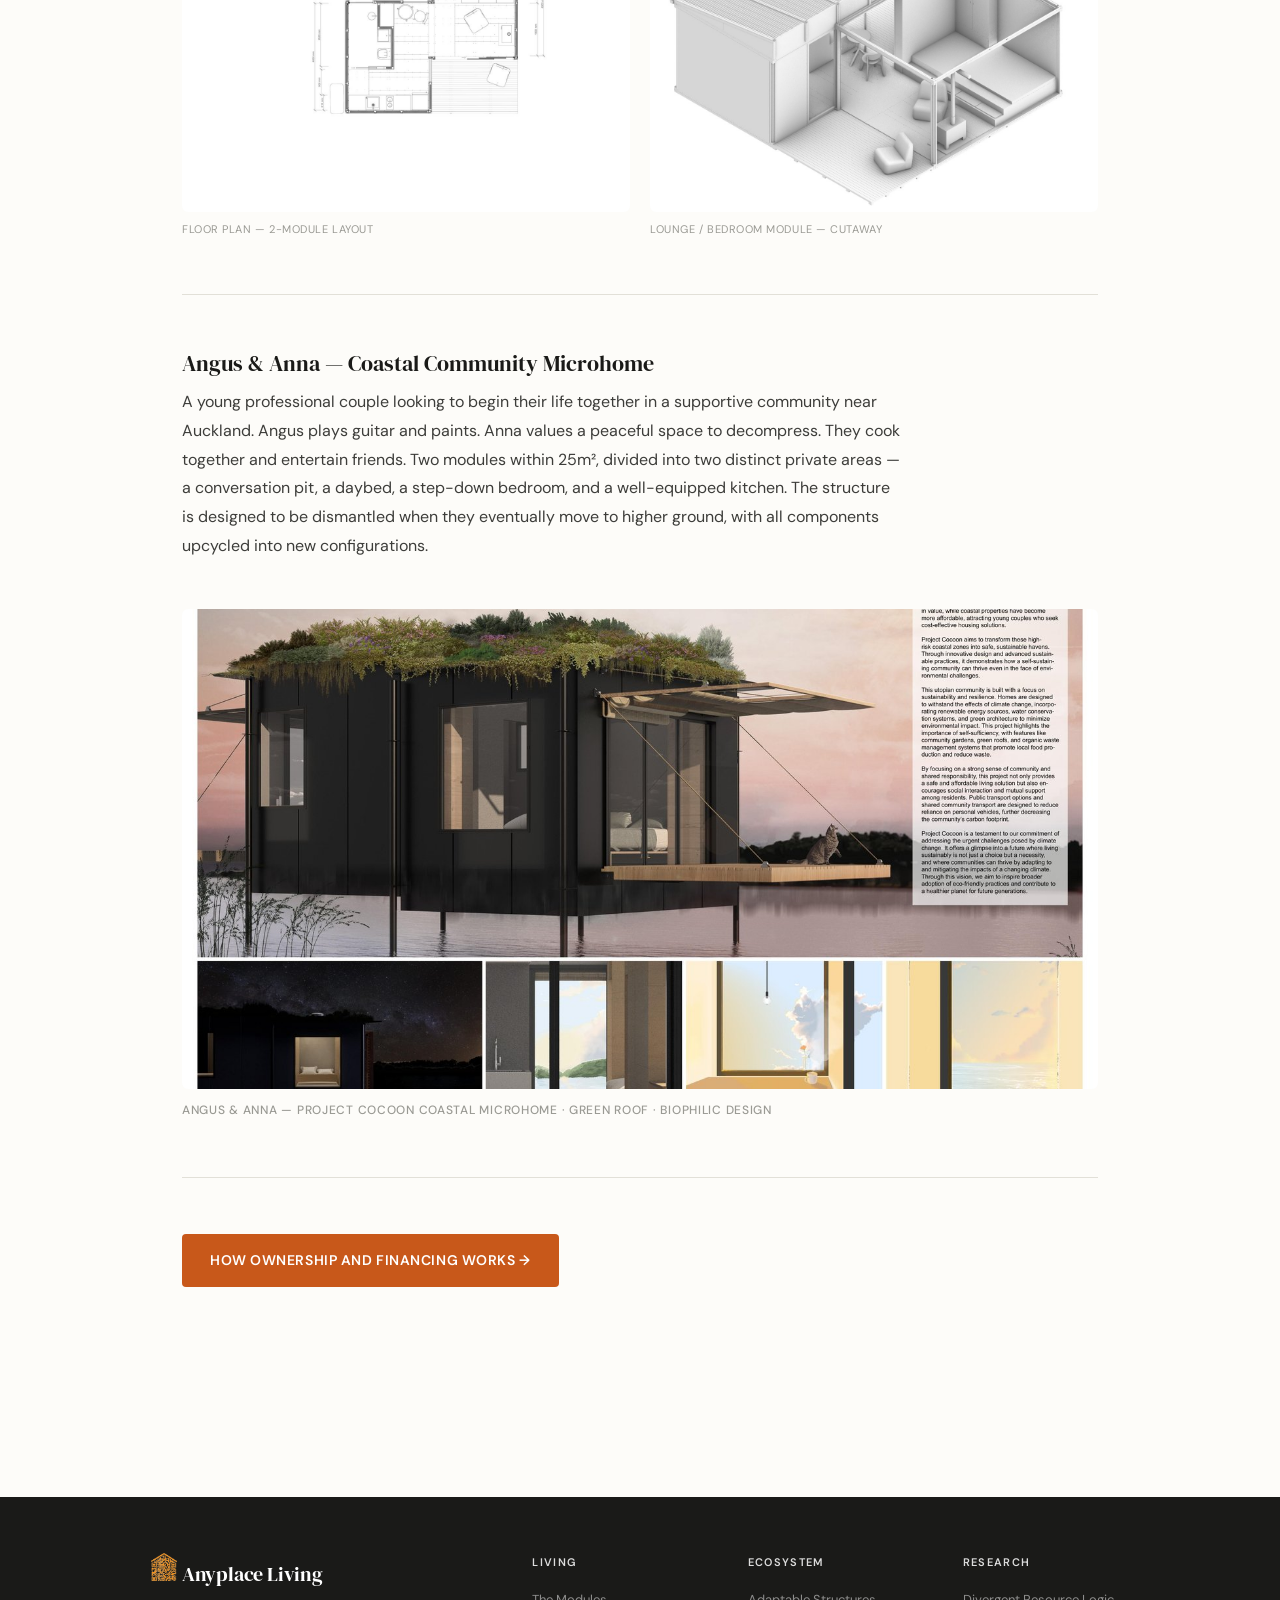
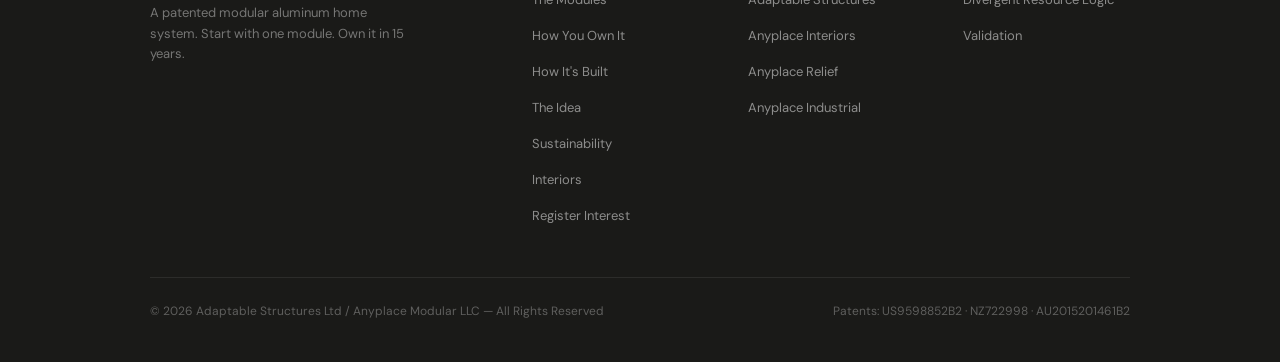
<file: modules/index.html>
<!DOCTYPE html>
<html lang="en">
<head>
<meta charset="UTF-8">
<meta name="viewport" content="width=device-width, initial-scale=1.0">
<title>The Modules — Anyplace Living</title>
<meta name="description" content="One module to four. From solo entry at ~$62K to full 2BR/1BA family home. The Anyplace module progression — buy what you need now, add as life changes.">
<link rel="icon" type="image/x-icon" href="/favicon.ico">
<link rel="icon" type="image/png" sizes="32x32" href="/assets/favicon/favicon-32.png">
<link rel="icon" type="image/png" sizes="192x192" href="/assets/favicon/favicon-192.png">
<link rel="apple-touch-icon" sizes="180x180" href="/assets/favicon/favicon-192.png">
<meta name="theme-color" content="#fdfcf9">
<link rel="stylesheet" href="/assets/living.css">
<link rel="canonical" href="https://anyplaceliving.com/modules/">
<!-- Google tag (gtag.js) -->
<script async src="https://www.googletagmanager.com/gtag/js?id=G-CXZPZ34ZKC"></script>
<script>
  window.dataLayer = window.dataLayer || [];
  function gtag(){dataLayer.push(arguments);}
  gtag("js", new Date());
  gtag("config", "G-CXZPZ34ZKC");
</script>
</head>
<body>

<header class="site-header">
  <div class="site-header-inner">
    <a href="/" class="brand">
      <span class="brand-mark"></span>
      <span>Anyplace <span class="brand-sub">Living</span></span>
    </a>
    <nav class="site-nav">
      <a href="/">Home</a>
      <a href="/modules/" class="active">The Modules</a>
      <a href="/how-you-own-it/">How You Own It</a>
      <a href="/how-its-built/">How It's Built</a>
      <a href="/the-anyplace-idea/">The Idea</a>
      <a href="/sustainability/">Sustainability</a>
      <a href="/interiors/">Interiors</a>
      <a href="/contact/" class="nav-cta">Register Interest</a>
    </nav>
  </div>
</header>

<main>

  <p class="eyebrow">The Anyplace Module</p>
  <h1>One module.<br><em>Infinite configurations.</em></h1>
  <p class="lede">Every Anyplace home is built from the same patented module — 4480 × 3430 × 2670mm, 1,983kg, 46 parts. Assembled in a day by two people with fewer than ten tools. Combine them in any direction, stack them, stagger them, bridge between them with conventional materials. The configurations are genuinely unlimited.</p>

  <figure class="img-full">
    <img src="/assets/images/living-v2-beach-hero.jpg" alt="Anyplace 4-module coastal home — beach approach, palm trees, timber cladding, full glazing">
    <figcaption>2-module coastal microhome — Jack &amp; Ella, Great Barrier Island</figcaption>
  </figure>

  <hr>

  <p class="eyebrow">The Progression</p>
  <h2 style="margin-top:0">Start where you are. Add when you're ready.</h2>
  <p>The principle is simple: you never borrow for space you don't need yet. Each module finances independently. The patent-protected keying-rib geometry means every module connects with the same joining system — distributing structural load in shear across every connection. There is no weakest joint.</p>

  <hr>

  <p class="eyebrow">1 Module</p>
  <h2 style="margin-top:0">Solo or couple entry.</h2>
  <p class="lede">A single module is a complete, habitable, permanent home. Studio or 1BR configuration. The entry point to Anyplace ownership for a single person or couple — at a price point no other permanent structure can reach.</p>

  <div class="stat-row">
    <div class="stat-cell">
      <div class="stat-cell-label">Target delivered price</div>
      <div class="stat-cell-value good">~$62K</div>
      <div class="stat-cell-note">Single module. Anchored on measured weight and live US extruder pricing.</div>
    </div>
    <div class="stat-cell">
      <div class="stat-cell-label">Qualifying income</div>
      <div class="stat-cell-value accent">~$20K/yr</div>
      <div class="stat-cell-note">At 30% housing cost ratio, 15-year chattel finance.</div>
    </div>
    <div class="stat-cell">
      <div class="stat-cell-label">Configuration</div>
      <div class="stat-cell-value">Studio</div>
      <div class="stat-cell-note">Studio or 1BR. Payload interior configures to your layout.</div>
    </div>
  </div>

  <div class="two-col-figures">
    <figure>
      <img src="/assets/images/living-1mod-exterior.jpg" alt="Anyplace single module — coastal setting, palm trees, open living area">
      <figcaption>Single module — coastal deployment</figcaption>
    </figure>
    <figure>
      <img src="/assets/images/living-kitchen-compact-dark.jpg" alt="Anyplace single module compact kitchen interior">
      <figcaption>Single module — compact kitchen interior</figcaption>
    </figure>
  </div>

  <hr>

  <p class="eyebrow">2 Modules</p>
  <h2 style="margin-top:0">The standard entry home.</h2>
  <p class="lede">Two modules is the standard Anyplace entry home — a proper 1BR/1BA on owned or leased land. This is the configuration targeted at $125,000. A household earning $40,000 a year qualifies. More than half of American households are at or below this income level. All of them qualify.</p>

  <div class="stat-row">
    <div class="stat-cell">
      <div class="stat-cell-label">Target delivered price</div>
      <div class="stat-cell-value good">~$125K</div>
      <div class="stat-cell-note">Targeted, not contractual. Anchored on measured weight and signed Hydro NA 2026 pricing.</div>
    </div>
    <div class="stat-cell">
      <div class="stat-cell-label">Qualifying income</div>
      <div class="stat-cell-value accent">~$40K/yr</div>
      <div class="stat-cell-note">Below US median. Opens ownership to 50M+ locked-out households.</div>
    </div>
    <div class="stat-cell">
      <div class="stat-cell-label">Configuration</div>
      <div class="stat-cell-value">1BR · 1BA</div>
      <div class="stat-cell-note">Breezeway between modules standard. Full kitchen, bathroom, living, bedroom.</div>
    </div>
  </div>

  <div class="two-col-figures">
    <figure>
      <img src="/assets/images/rural-iso-loungebed.jpg" alt="Anyplace 2-module cutaway — lounge and bedroom layout">
      <figcaption>2-module layout — lounge / bedroom module</figcaption>
    </figure>
    <figure>
      <img src="/assets/images/rural-iso-bathkitchen.jpg" alt="Anyplace 2-module cutaway — bathroom and kitchen layout with solar panels">
      <figcaption>2-module layout — kitchen / bathroom module with solar</figcaption>
    </figure>
  </div>

  <div class="two-col-figures">
    <figure>
      <img src="/assets/images/living-doc-hut-day.jpg" alt="Anyplace 2-module Doc Hut — remote highland setting, off-grid">
      <figcaption>2-module Doc Hut — highland, off-grid</figcaption>
    </figure>
    <figure>
      <img src="/assets/images/living-doc-hut-night.jpg" alt="Anyplace 2-module Doc Hut at night — moonlit highland">
      <figcaption>2-module Doc Hut — night</figcaption>
    </figure>
  </div>

  <div class="callout green">
    <p class="callout-title">Off-grid. Any land. No services required to begin.</p>
    <p>A 2-module Anyplace home deploys on any site that can be reached by truck — or by helicopter. The system works with concrete slabs, screw piles, wooden piles, or concrete footings, and most building codes require some form of foundation tie-down. Where a concrete slab already exists, the Anyplace base plate bolts directly to it — eliminating the floor frame of the module system and reducing overall cost by an estimated 10–15%. Add a water tank, solar panels, and composting sanitation and the home is fully self-sufficient on any rural parcel. The Doc Hut above was developed for a tramping club wanting a remote highland shelter — two modules, one day, two people, no road access needed beyond delivery.</p>
  </div>

  <hr>

  <p class="eyebrow">3 Modules</p>
  <h2 style="margin-top:0">Room for a growing family.</h2>
  <p class="lede">Add the third module when a child arrives — not before. Finance it as a separate chattel loan. The household that started at $40K/year adds the third module when they're ready, on an income that has likely grown.</p>

  <div class="stat-row">
    <div class="stat-cell">
      <div class="stat-cell-label">Target delivered price</div>
      <div class="stat-cell-value good">~$188K</div>
      <div class="stat-cell-note">Third module financed independently when needed.</div>
    </div>
    <div class="stat-cell">
      <div class="stat-cell-label">Qualifying income</div>
      <div class="stat-cell-value accent">~$57K/yr</div>
      <div class="stat-cell-note">Below US median. Working families fully served.</div>
    </div>
    <div class="stat-cell">
      <div class="stat-cell-label">Configuration</div>
      <div class="stat-cell-value">2BR entry</div>
      <div class="stat-cell-note">2BR entry. Full bathroom. Space for a family of three or four.</div>
    </div>
  </div>

  <div class="two-col-figures">
    <figure>
      <img src="/assets/images/living-vineyard-deck.jpg" alt="Anyplace module deck — vineyard and mountain backdrop">
      <figcaption>Vineyard setting — deck configuration</figcaption>
    </figure>
    <figure>
      <img src="/assets/images/living-kitchen-3wall.jpg" alt="Anyplace kitchen — 3-wall concept with figure for scale">
      <figcaption>3-module kitchen — 3-wall layout</figcaption>
    </figure>
  </div>

  <hr>

  <p class="eyebrow">4 Modules</p>
  <h2 style="margin-top:0">The complete family home.</h2>
  <p class="lede">Four modules is the full Anyplace family home — 2BR/1BA. At a total targeted cost well below the US median home price, with total interest over 20 years of approximately $154,000 versus $471,000 on a conventional 30-year mortgage.</p>

  <div class="stat-row">
    <div class="stat-cell">
      <div class="stat-cell-label">Target delivered price</div>
      <div class="stat-cell-value good">~$250K</div>
      <div class="stat-cell-note">Four modules. Full 2BR/1BA. Well below US median home price of $420K.</div>
    </div>
    <div class="stat-cell">
      <div class="stat-cell-label">Total interest — 20 years</div>
      <div class="stat-cell-value good">~$154K</div>
      <div class="stat-cell-note">Versus $471K on a conventional 30-year mortgage. Saving: $317K+.</div>
    </div>
    <div class="stat-cell">
      <div class="stat-cell-label">Configuration</div>
      <div class="stat-cell-value">Full 2BR · 1BA</div>
      <div class="stat-cell-note">Gable roof. Solar-ready. ADU-compatible under Florida 2026 statute.</div>
    </div>
  </div>

  <div class="two-col-figures">
    <figure>
      <img src="/assets/images/living-v2-elevation.jpg" alt="Anyplace 4-module home — front elevation, timber cladding, glazing">
      <figcaption>4-module — front elevation</figcaption>
    </figure>
    <figure>
      <img src="/assets/images/living-v2-breezeway.jpg" alt="Anyplace 4-module breezeway — connection detail, structural frame visible">
      <figcaption>4-module breezeway — connection detail</figcaption>
    </figure>
  </div>

  <figure class="img-full">
    <img src="/assets/images/living-4mod-beachfront.jpg" alt="Anyplace 4-module home — beachfront setting">
    <figcaption>4-module configuration — full 2BR/1BA family home</figcaption>
  </figure>

  <hr>

  <p class="eyebrow">Anyplace — Anywhere</p>
  <h2 style="margin-top:0">The name means what it says.</h2>
  <p>A highland lake. A Florida beach. A vineyard hillside. A backyard ADU. The module geometry doesn't care about the setting — it assembles the same way in every one. What changes is what you do with it.</p>

  <div class="three-col-figures">
    <figure>
      <img src="/assets/images/living-doc-hut-sunset.jpg" alt="Anyplace 2-module Doc Hut at sunset — highland setting, heather, dramatic sky">
      <figcaption>Highland — 2-module Doc Hut</figcaption>
    </figure>
    <figure>
      <img src="/assets/images/living-v2-beach-angle.jpg" alt="Anyplace 4-module coastal home — beach approach">
      <figcaption>Coastal — 4-module</figcaption>
    </figure>
    <figure>
      <img src="/assets/images/living-1mod-exterior.jpg" alt="Anyplace 2-module coastal home — palm trees, sandy setting">
      <figcaption>Coastal — 2-module</figcaption>
    </figure>
  </div>

  <hr>

  <p class="eyebrow">The System</p>
  <h2 style="margin-top:0">What makes it possible.</h2>

  <div class="feature-grid">
    <div class="feature">
      <h4>Patent-protected geometry</h4>
      <p>The keying-rib joining system (US9598852B2 · NZ722998 · AU2015201461B2) distributes structural load in shear across every connection. Modules connect identically regardless of configuration. No weakest joint.</p>
    </div>
    <div class="feature">
      <h4>46 parts. No crane.</h4>
      <p>The entire module assembles from 46 unique parts using fewer than ten standard tools. Two people. One day. No site preparation beyond a level surface. No specialist contractors required.</p>
    </div>
    <div class="feature">
      <h4>Fixed superstructure. Removable everything else.</h4>
      <p>The superstructure is permanent. Wall studs are removable. Floor and ceiling frames are identical — the same part, top and bottom. The Payload interior system unfixes completely. The building adapts without demolition.</p>
    </div>
  </div>

  <p style="font-size:13px;color:var(--ink-light);margin-bottom:8px;font-weight:600;text-transform:uppercase;letter-spacing:.08em">Assembly sequence — 46 parts to completed module</p>
  <div class="three-col-figures">
    <figure>
      <img src="/assets/images/system-exploded-open.jpg" alt="Anyplace module fully exploded — all panels separated">
      <figcaption>Fully exploded — all panels</figcaption>
    </figure>
    <figure>
      <img src="/assets/images/system-exploded-partial.jpg" alt="Anyplace module partially assembled">
      <figcaption>Partially assembled</figcaption>
    </figure>
    <figure>
      <img src="/assets/images/system-exploded-closing.jpg" alt="Anyplace module nearly complete">
      <figcaption>Closing — nearly complete</figcaption>
    </figure>
  </div>

  <svg width="100%" viewBox="0 0 680 580" role="img" style="display:block;margin:40px 0;">
<title>Anyplace module configurations — any shape, any direction, imperial and metric</title>
<desc>Five floor plan configurations showing how Anyplace modules combine in any direction like Tetris pieces, with square footage and square metre measurements.</desc>
<defs>
<marker id="arr-cfg" viewBox="0 0 10 10" refX="8" refY="5" markerWidth="4" markerHeight="4" orient="auto-start-reverse">
<path d="M2 1L8 5L2 9" fill="none" stroke="context-stroke" stroke-width="1.5" stroke-linecap="round" stroke-linejoin="round"/>
</marker>
</defs>

<!-- TITLE -->
<text font-family="DM Serif Display,serif" font-size="15" fill="#3d3d3a" x="56" y="36">Any shape. Any direction. Like Tetris — but permanent.</text>

<!-- MODULE DIMENSIONS REFERENCE BOX -->
<rect x="56" y="48" width="568" height="40" rx="4" fill="#f7f4ef" stroke="#e2e0d8" stroke-width="0.5"/>
<text font-family="DM Sans,sans-serif" font-size="11" font-weight="600" fill="#1a1a18" x="72" y="64">Single module:</text>
<text font-family="DM Sans,sans-serif" font-size="11" fill="#6b6b66" x="160" y="64">14.7 × 11.2 × 8.8 ft (4480 × 3430 × 2670mm) · 165 sq ft (15.3 m²) · 1,983 kg · 46 parts</text>
<text font-family="DM Sans,sans-serif" font-size="11" fill="#6b6b66" x="72" y="80">Assembled in 1 day · 2 people · fewer than 10 tools · no crane</text>

<!-- SMALL MODULE = 90×68px for config grid -->

<!-- CONFIG 1: Linear 1 module -->
<text font-family="DM Sans,sans-serif" font-size="11" fill="#9a9a94" x="56" y="116">1 module</text>
<rect x="56" y="122" width="90" height="68" fill="#f7f4ef" stroke="#1a1a18" stroke-width="3"/>
<g fill="#639922" opacity="0.8"><circle cx="56" cy="122" r="4"/><circle cx="146" cy="122" r="4"/><circle cx="56" cy="190" r="4"/><circle cx="146" cy="190" r="4"/></g>
<text font-family="DM Sans,sans-serif" font-size="11" font-weight="600" fill="#1a1a18" text-anchor="middle" x="101" y="153">165 sq ft</text>
<text font-family="DM Sans,sans-serif" font-size="10" fill="#6b6b66" text-anchor="middle" x="101" y="167">(15.3 m²)</text>

<!-- CONFIG 2: Linear 2 modules -->
<text font-family="DM Sans,sans-serif" font-size="11" fill="#9a9a94" x="180" y="116">2 modules — long end</text>
<rect x="180" y="122" width="90" height="68" fill="#f7f4ef" stroke="#1a1a18" stroke-width="3"/>
<rect x="270" y="122" width="90" height="68" fill="#eaf3de" stroke="#1a1a18" stroke-width="3"/>
<line x1="270" y1="122" x2="270" y2="190" stroke="#639922" stroke-width="1" stroke-dasharray="3 2" opacity="0.7"/>
<g fill="#639922" opacity="0.8">
  <circle cx="180" cy="122" r="4"/><circle cx="360" cy="122" r="4"/>
  <circle cx="180" cy="190" r="4"/><circle cx="360" cy="190" r="4"/>
</g>
<text font-family="DM Sans,sans-serif" font-size="11" font-weight="600" fill="#1a1a18" text-anchor="middle" x="270" y="153">330 sq ft</text>
<text font-family="DM Sans,sans-serif" font-size="10" fill="#6b6b66" text-anchor="middle" x="270" y="167">(30.7 m²)</text>
<text font-family="DM Sans,sans-serif" font-size="10" fill="#9a9a94" text-anchor="middle" x="270" y="205">29.4 ft wide</text>

<!-- CONFIG 3: L-shape 3 modules -->
<text font-family="DM Sans,sans-serif" font-size="11" fill="#9a9a94" x="404" y="116">3 modules — L-shape</text>
<rect x="404" y="122" width="90" height="68" fill="#f7f4ef" stroke="#1a1a18" stroke-width="3"/>
<rect x="494" y="122" width="90" height="68" fill="#eaf3de" stroke="#1a1a18" stroke-width="3"/>
<rect x="404" y="190" width="90" height="68" fill="#e8f4ee" stroke="#1a1a18" stroke-width="3"/>
<line x1="494" y1="122" x2="494" y2="190" stroke="#639922" stroke-width="1" stroke-dasharray="3 2" opacity="0.7"/>
<line x1="404" y1="190" x2="494" y2="190" stroke="#639922" stroke-width="1" stroke-dasharray="3 2" opacity="0.7"/>
<g fill="#639922" opacity="0.8">
  <circle cx="404" cy="122" r="4"/><circle cx="584" cy="122" r="4"/>
  <circle cx="404" cy="190" r="4"/><circle cx="494" cy="190" r="4"/>
  <circle cx="584" cy="190" r="4"/>
  <circle cx="404" cy="258" r="4"/><circle cx="494" cy="258" r="4"/>
</g>
<path d="M404 122 L584 122 L584 190 L494 190 L494 258 L404 258 Z" fill="none" stroke="#639922" stroke-width="1" stroke-dasharray="3 2" opacity="0.5"/>
<text font-family="DM Sans,sans-serif" font-size="11" font-weight="600" fill="#1a1a18" text-anchor="middle" x="494" y="180">484 sq ft</text>
<text font-family="DM Sans,sans-serif" font-size="10" fill="#6b6b66" text-anchor="middle" x="494" y="245">(45 m²)</text>

<!-- CONFIG 4: T-shape 4 modules — row 2 -->
<text font-family="DM Sans,sans-serif" font-size="11" fill="#9a9a94" x="56" y="295">4 modules — T-shape</text>
<rect x="56"  y="302" width="90" height="68" fill="#f7f4ef" stroke="#1a1a18" stroke-width="3"/>
<rect x="146" y="302" width="90" height="68" fill="#eaf3de" stroke="#1a1a18" stroke-width="3"/>
<rect x="236" y="302" width="90" height="68" fill="#e8f4ee" stroke="#1a1a18" stroke-width="3"/>
<rect x="146" y="370" width="90" height="68" fill="#e1f5ee" stroke="#1a1a18" stroke-width="3"/>
<line x1="146" y1="302" x2="146" y2="370" stroke="#639922" stroke-width="1" stroke-dasharray="3 2" opacity="0.7"/>
<line x1="236" y1="302" x2="236" y2="370" stroke="#639922" stroke-width="1" stroke-dasharray="3 2" opacity="0.7"/>
<line x1="146" y1="370" x2="236" y2="370" stroke="#639922" stroke-width="1" stroke-dasharray="3 2" opacity="0.7"/>
<g fill="#639922" opacity="0.8">
  <circle cx="56"  cy="302" r="4"/><circle cx="326" cy="302" r="4"/>
  <circle cx="56"  cy="370" r="4"/><circle cx="326" cy="370" r="4"/>
  <circle cx="146" cy="370" r="4"/><circle cx="236" cy="370" r="4"/>
  <circle cx="146" cy="438" r="4"/><circle cx="236" cy="438" r="4"/>
</g>
<text font-family="DM Sans,sans-serif" font-size="11" font-weight="600" fill="#1a1a18" text-anchor="middle" x="191" y="342">646 sq ft</text>
<text font-family="DM Sans,sans-serif" font-size="10" fill="#6b6b66" text-anchor="middle" x="191" y="356">(60 m²)</text>
<text font-family="DM Sans,sans-serif" font-size="10" fill="#6b6b66" text-anchor="middle" x="191" y="420">4 modules</text>

<!-- CONFIG 5: U-shape 5 modules -->
<text font-family="DM Sans,sans-serif" font-size="11" fill="#9a9a94" x="380" y="295">5 modules — U-shape / courtyard</text>
<rect x="380" y="302" width="90" height="68" fill="#f7f4ef" stroke="#1a1a18" stroke-width="3"/>
<rect x="560" y="302" width="90" height="68" fill="#eaf3de" stroke="#1a1a18" stroke-width="3"/>
<rect x="380" y="370" width="90" height="68" fill="#e8f4ee" stroke="#1a1a18" stroke-width="3"/>
<rect x="470" y="370" width="90" height="68" fill="#e1f5ee" stroke="#1a1a18" stroke-width="3"/>
<rect x="560" y="370" width="90" height="68" fill="#eaf3de" stroke="#1a1a18" stroke-width="3"/>
<line x1="380" y1="370" x2="470" y2="370" stroke="#639922" stroke-width="1" stroke-dasharray="3 2" opacity="0.7"/>
<line x1="470" y1="370" x2="560" y2="370" stroke="#639922" stroke-width="1" stroke-dasharray="3 2" opacity="0.7"/>
<line x1="470" y1="302" x2="470" y2="438" stroke="#639922" stroke-width="1" stroke-dasharray="3 2" opacity="0.6"/>
<g fill="#639922" opacity="0.8">
  <circle cx="380" cy="302" r="4"/><circle cx="470" cy="302" r="4"/>
  <circle cx="560" cy="302" r="4"/><circle cx="650" cy="302" r="4"/>
  <circle cx="380" cy="370" r="4"/><circle cx="650" cy="370" r="4"/>
  <circle cx="380" cy="438" r="4"/><circle cx="470" cy="438" r="4"/>
  <circle cx="560" cy="438" r="4"/><circle cx="650" cy="438" r="4"/>
</g>
<!-- courtyard opening indicator -->
<rect x="472" y="304" width="86" height="64" fill="none" stroke="#9a9a94" stroke-width="0.8" stroke-dasharray="3 2" opacity="0.4"/>
<text font-family="DM Sans,sans-serif" font-size="9" fill="#9a9a94" text-anchor="middle" x="515" y="336">courtyard</text>
<text font-family="DM Sans,sans-serif" font-size="11" font-weight="600" fill="#1a1a18" text-anchor="middle" x="515" y="405">807 sq ft</text>
<text font-family="DM Sans,sans-serif" font-size="10" fill="#6b6b66" text-anchor="middle" x="515" y="419">(75 m²)</text>
<text font-family="DM Sans,sans-serif" font-size="10" fill="#6b6b66" text-anchor="middle" x="515" y="456">5 modules</text>

<!-- FOOTER -->
<line x1="56" y1="488" x2="624" y2="488" stroke="#e2e0d8" stroke-width="0.5"/>
<rect x="56" y="500" width="8" height="8" rx="1" fill="#639922" opacity="0.9"/>
<text font-family="DM Sans,sans-serif" font-size="11" fill="#9a9a94" x="70" y="509">Patented corner — connects in any direction, long end or short end</text>
<text font-family="DM Sans,sans-serif" font-size="11" fill="#9a9a94" text-anchor="middle" x="340" y="530">Every configuration uses the same module. Every wall is removable. Every shape is possible.</text>
<text font-family="DM Serif Display,serif" font-size="18" fill="#1a1a18" text-anchor="middle" x="340" y="558">∞</text>

</svg>


  <div class="callout green">
    <p class="callout-title">ADU — one day install</p>
    <p>Florida's 2026 ADU by-right legislation mandates ADU approval in all single-family zones. An Anyplace module is the only ADU product that assembles in one day, by two people, with no crane and no site preparation beyond a level surface. If you have land — a backyard, a rural parcel, a family property — an Anyplace module is a permanent structure you can place on it without a construction project.</p>
  </div>

  <hr>

  <p class="eyebrow">Design Studies</p>
  <h2 style="margin-top:0">What people are building with it.</h2>
  <p>The Anyplace module is a platform. Architects, designers, and students working with the system have used it as the structural basis for their own visions. These are not Anyplace product renders. They are evidence of what the system enables when handed to people with a brief and a landscape.</p>

  <h3>Jack &amp; Ella — Great Barrier Island Microhome</h3>
  <p>A young couple on Great Barrier Island, New Zealand. Jack surfs and spear-fishes. Ella is an off-grid lifestyle influencer working remotely. They need solar, rainwater collection, a 5500L tank, 2000L blackwater recycling — and to lower their cost of living permanently. Two modules: a wet module (kitchen + bathroom with solar panels on the gable roof) and a dry module (lounge + bedroom). Targeted at under $60,000 USD for the structure.</p>

  <div class="two-col-figures">
    <figure>
      <img src="/assets/images/design-study-jackella.jpg" alt="Jack and Ella microhome design study — Anyplace 2-module coastal home, Great Barrier Island">
      <figcaption>Jack &amp; Ella microhome — Great Barrier Island, NZ</figcaption>
    </figure>
    <figure>
      <img src="/assets/images/rural-iso-drawings.jpg" alt="Anyplace 2-module rural microhome — isometric cutaway drawings showing wet and dry module split">
      <figcaption>Wet / dry module split — isometric cutaway</figcaption>
    </figure>
  </div>

  <div class="two-col-figures">
    <figure>
      <img src="/assets/images/rural-floor-plan.jpg" alt="Anyplace rural microhome floor plan — 2-module layout with dimensions">
      <figcaption>Floor plan — 2-module layout</figcaption>
    </figure>
    <figure>
      <img src="/assets/images/rural-iso-loungebed.jpg" alt="Lounge and bedroom module cutaway isometric">
      <figcaption>Lounge / bedroom module — cutaway</figcaption>
    </figure>
  </div>

  <hr>

  <h3>Angus &amp; Anna — Coastal Community Microhome</h3>
  <p>A young professional couple looking to begin their life together in a supportive community near Auckland. Angus plays guitar and paints. Anna values a peaceful space to decompress. They cook together and entertain friends. Two modules within 25m², divided into two distinct private areas — a conversation pit, a daybed, a step-down bedroom, and a well-equipped kitchen. The structure is designed to be dismantled when they eventually move to higher ground, with all components upcycled into new configurations.</p>

  <figure class="img-full">
    <img src="/assets/images/design-study-cocoon-full.jpg" alt="Project Cocoon — Angus and Anna coastal microhome design study using Anyplace modules">
    <figcaption>Angus &amp; Anna — Project Cocoon coastal microhome · green roof · biophilic design</figcaption>
  </figure>

  <hr>

  <p><a href="/how-you-own-it/" class="btn btn-primary">How ownership and financing works →</a></p>

</main>

<footer class="site-footer">
  <div class="site-footer-inner">
    <div>
      <a href="/" class="brand"><span class="brand-mark"></span> Anyplace Living</a>
      <p class="site-footer-tagline">A patented modular aluminum home system. Start with one module. Own it in 15 years.</p>
    </div>
    <div class="site-footer-col">
      <h5>Living</h5>
      <ul>
        <li><a href="/modules/">The Modules</a></li>
        <li><a href="/how-you-own-it/">How You Own It</a></li>
        <li><a href="/how-its-built/">How It's Built</a></li>
        <li><a href="/the-anyplace-idea/">The Idea</a></li>
        <li><a href="/sustainability/">Sustainability</a></li>
        <li><a href="/interiors/">Interiors</a></li>
        <li><a href="/contact/">Register Interest</a></li>
      </ul>
    </div>
    <div class="site-footer-col">
      <h5>Ecosystem</h5>
      <ul>
        <li><a href="https://adaptablestructures.com">Adaptable Structures</a></li>
        <li><a href="https://anyplaceinteriors.com">Anyplace Interiors</a></li>
        <li><a href="https://anyplacerelief.com">Anyplace Relief</a></li>
        <li><a href="https://anyplaceindustrial.com">Anyplace Industrial</a></li>
      </ul>
    </div>
    <div class="site-footer-col">
      <h5>Research</h5>
      <ul>
        <li><a href="https://fullboundarycarbon.org">Divergent Resource Logic</a></li>
        <li><a href="https://adaptablestructures.com/validation/">Validation</a></li>
      </ul>
    </div>
  </div>
  <div class="site-footer-bottom">
    <span>© 2026 Adaptable Structures Ltd / Anyplace Modular LLC — All Rights Reserved</span>
    <span>Patents: US9598852B2 · NZ722998 · AU2015201461B2</span>
  </div>
</footer>

</body>
</html>
</file>
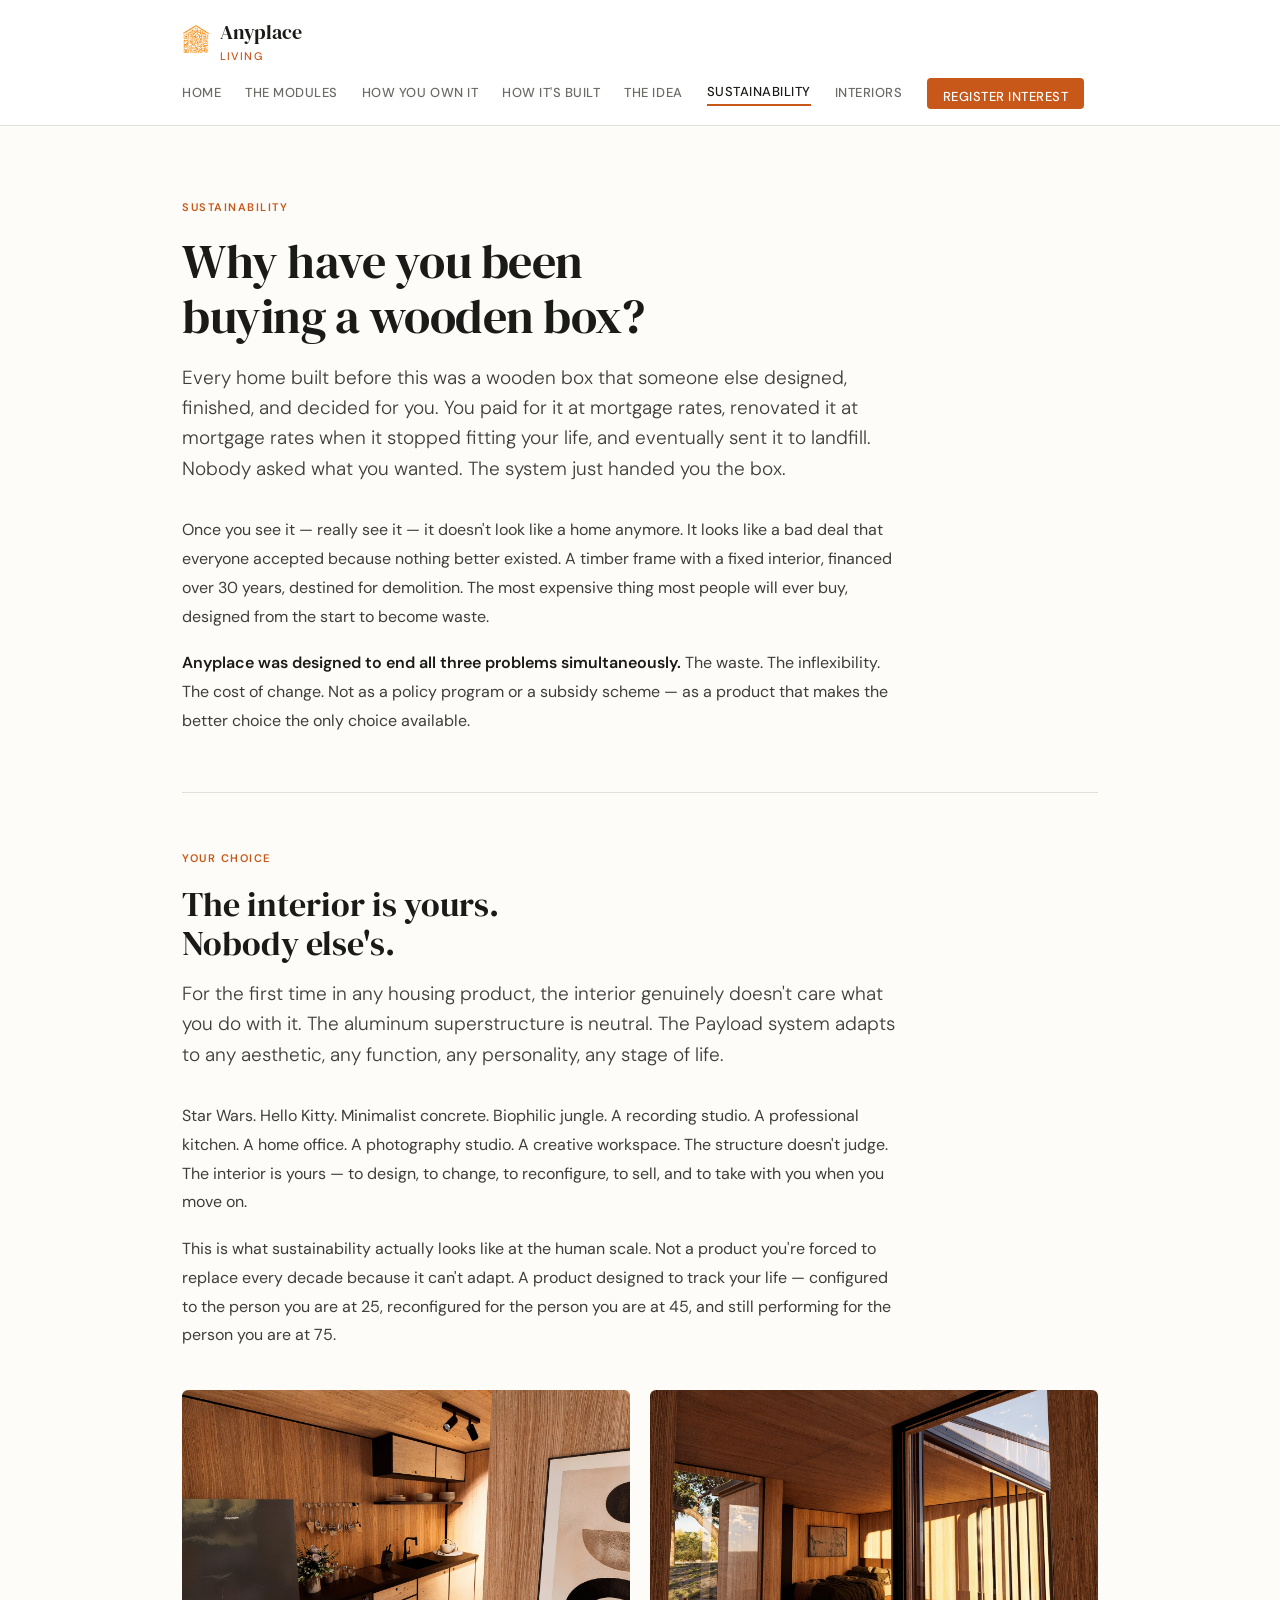
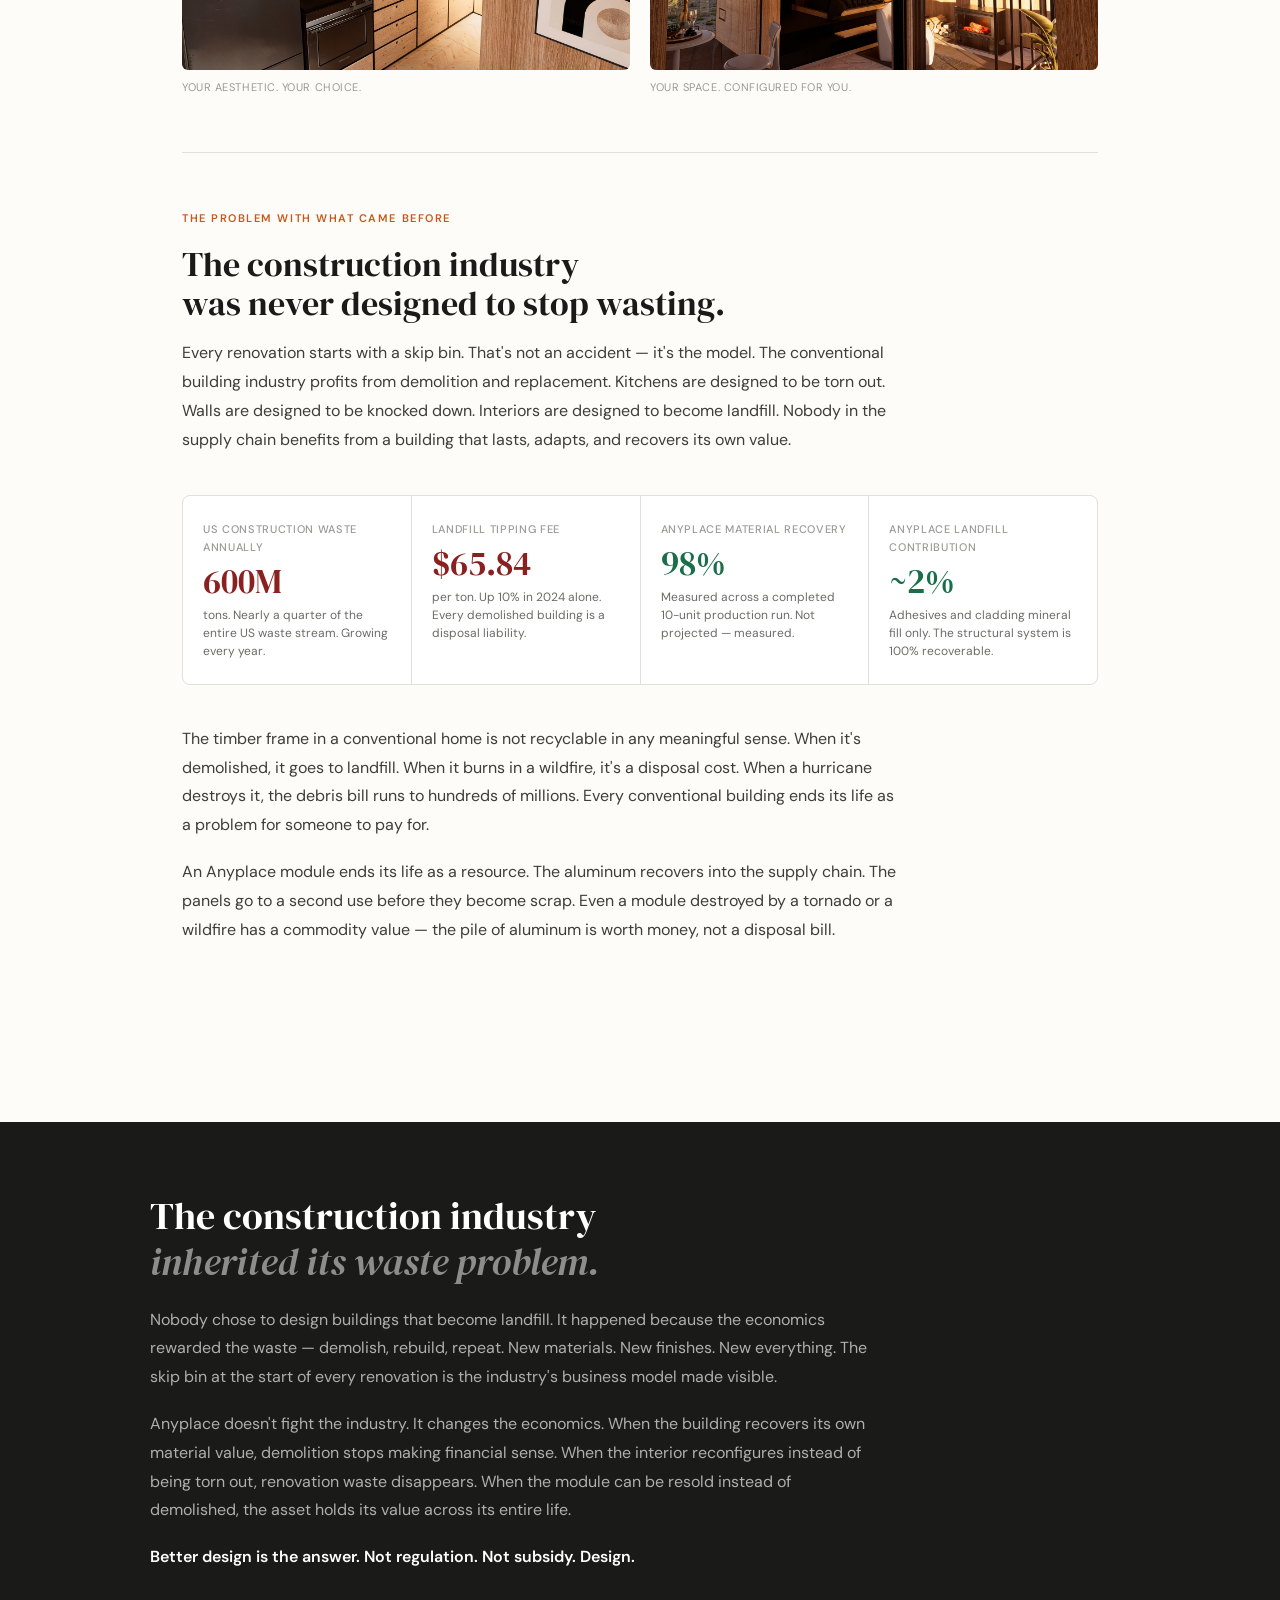
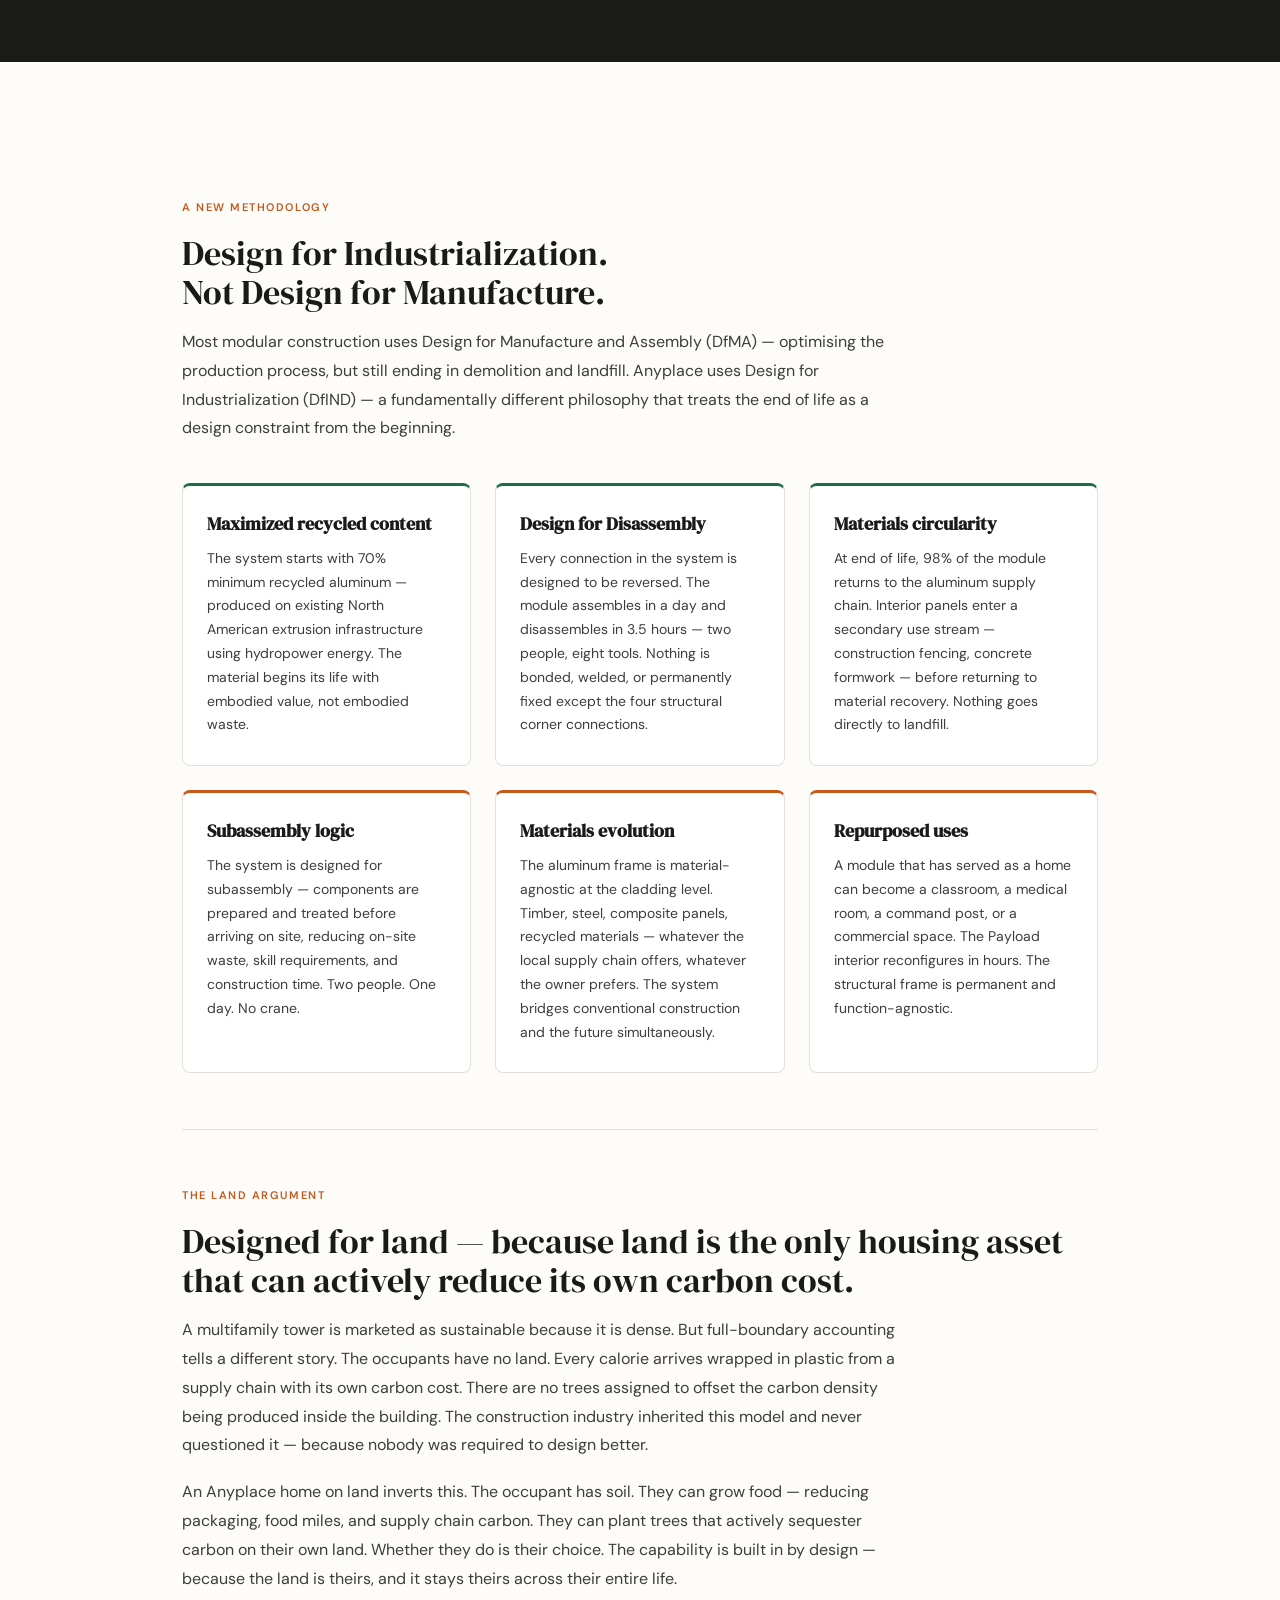
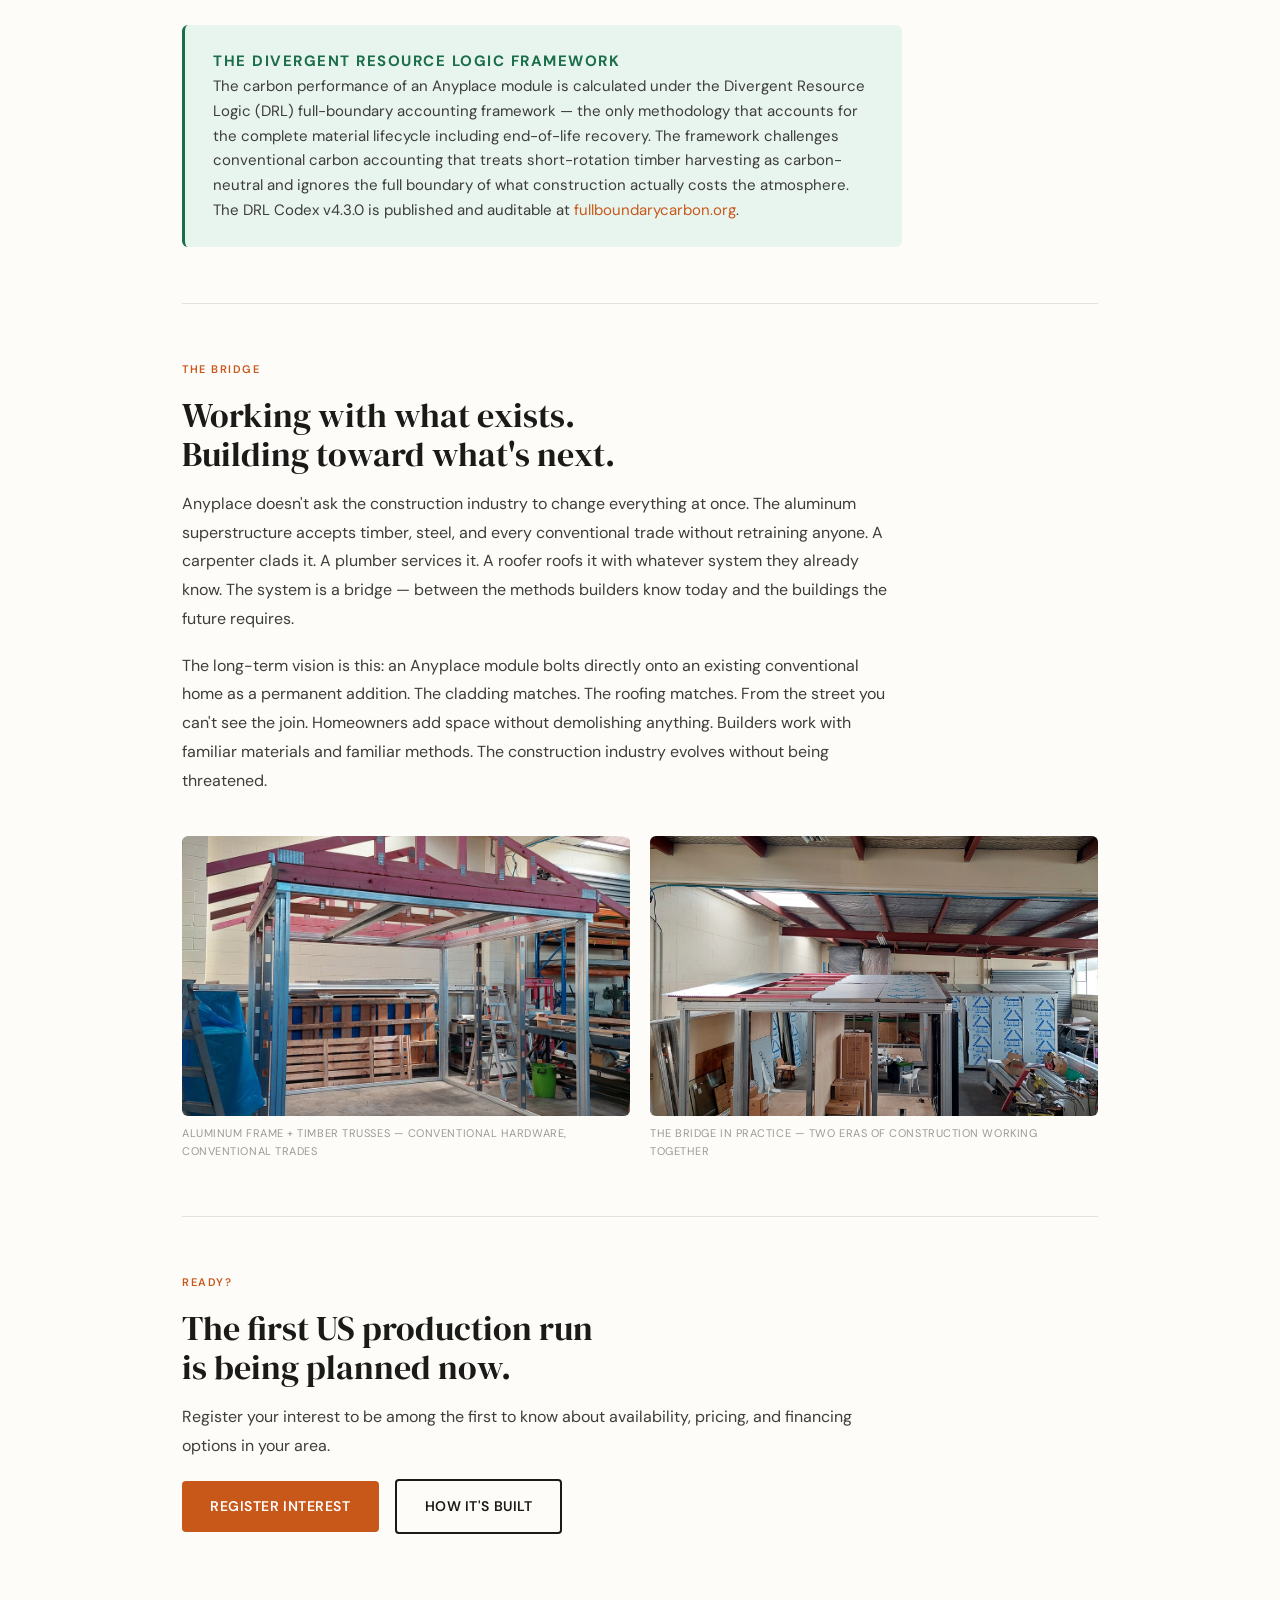
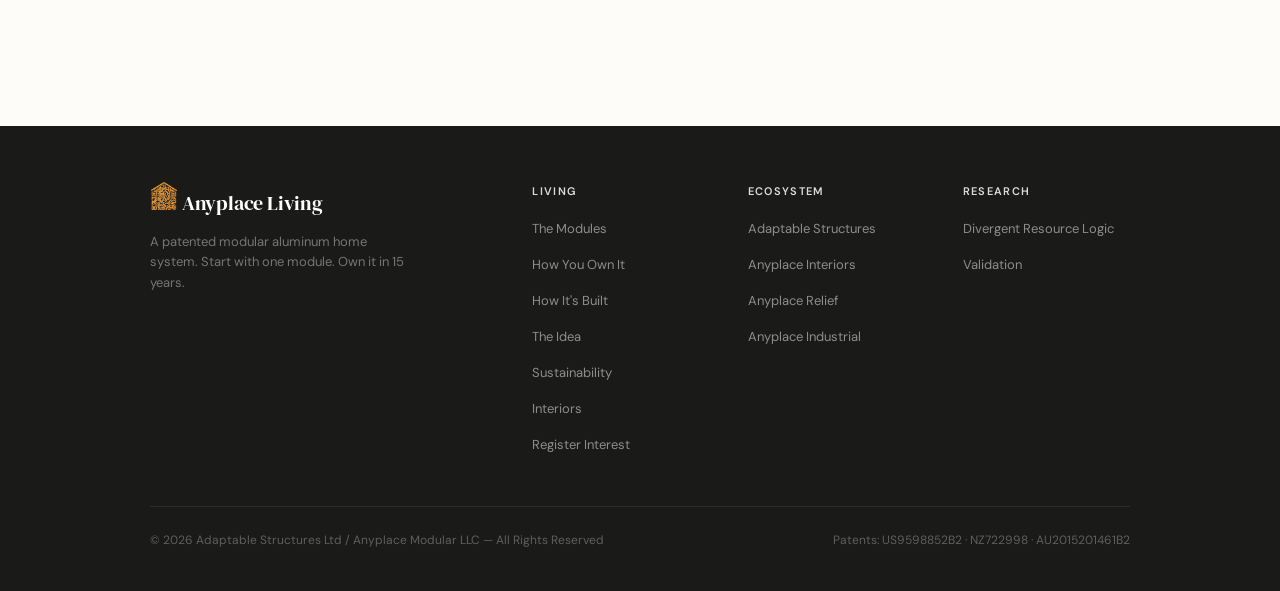
<file: sustainability/index.html>
<!DOCTYPE html>
<html lang="en">
<head>
<meta charset="UTF-8">
<meta name="viewport" content="width=device-width, initial-scale=1.0">
<title>Sustainability — Anyplace Living</title>
<meta name="description" content="Why have you been buying a wooden box? The construction industry has been producing waste, cost, and inflexibility for generations. Anyplace was designed to end all three.">
<link rel="icon" type="image/x-icon" href="/favicon.ico">
<link rel="icon" type="image/png" sizes="32x32" href="/assets/favicon/favicon-32.png">
<link rel="icon" type="image/png" sizes="192x192" href="/assets/favicon/favicon-192.png">
<link rel="apple-touch-icon" sizes="180x180" href="/assets/favicon/favicon-192.png">
<meta name="theme-color" content="#fdfcf9">
<link rel="stylesheet" href="/assets/living.css">
<link rel="canonical" href="https://anyplaceliving.com/sustainability/">
<!-- Google tag (gtag.js) -->
<script async src="https://www.googletagmanager.com/gtag/js?id=G-CXZPZ34ZKC"></script>
<script>
  window.dataLayer = window.dataLayer || [];
  function gtag(){dataLayer.push(arguments);}
  gtag("js", new Date());
  gtag("config", "G-CXZPZ34ZKC");
</script>
<style>
  .dark-band {
    background: var(--ink);
    padding: 72px 32px;
    margin: 64px -32px;
  }
  .dark-band-inner {
    max-width: var(--max);
    margin: 0 auto;
  }
  .dark-band h2 {
    font-family: 'DM Serif Display', serif;
    font-size: 38px;
    color: var(--white);
    line-height: 1.2;
    margin-bottom: 20px;
    margin-top: 0;
  }
  .dark-band h2 em {
    font-style: italic;
    color: rgba(255,255,255,0.5);
  }
  .dark-band p {
    color: rgba(255,255,255,0.65);
    max-width: var(--max-narrow);
    font-size: 16px;
    line-height: 1.8;
    margin-bottom: 18px;
  }
  .dark-band p strong { color: var(--white); }
  .pillar-grid {
    display: grid;
    grid-template-columns: repeat(3, 1fr);
    gap: 24px;
    margin: 40px 0;
  }
  .pillar {
    background: var(--white);
    border: 1px solid var(--rule);
    border-radius: 8px;
    padding: 28px 24px;
    border-top: 3px solid var(--accent);
  }
  .pillar.green { border-top-color: var(--green); }
  .pillar.blue { border-top-color: var(--blue, #14427a); }
  .pillar h4 {
    font-family: 'DM Serif Display', serif;
    font-size: 18px;
    color: var(--ink);
    margin-bottom: 12px;
    margin-top: 0;
  }
  .pillar p {
    font-size: 14px;
    line-height: 1.7;
    color: var(--ink-mid);
    margin-bottom: 0;
    max-width: 100%;
  }
  .waste-stat {
    display: grid;
    grid-template-columns: repeat(4, 1fr);
    gap: 1px;
    background: var(--rule);
    border: 1px solid var(--rule);
    border-radius: 8px;
    overflow: hidden;
    margin: 40px 0;
  }
  .waste-cell {
    background: var(--white);
    padding: 24px 20px;
  }
  .waste-value {
    font-family: 'DM Serif Display', serif;
    font-size: 34px;
    line-height: 1;
    margin-bottom: 8px;
  }
  .waste-value.bad { color: #8b2020; }
  .waste-value.good { color: var(--green); }
  .waste-label {
    font-size: 11px;
    font-weight: 500;
    letter-spacing: .06em;
    text-transform: uppercase;
    color: var(--ink-faint);
    margin-bottom: 8px;
  }
  .waste-note {
    font-size: 12px;
    color: var(--ink-light);
    line-height: 1.5;
  }
  @media (max-width: 760px) {
    .pillar-grid { grid-template-columns: 1fr; }
    .waste-stat { grid-template-columns: 1fr 1fr; }
    .dark-band { margin: 48px -24px; padding: 48px 24px; }
    .dark-band h2 { font-size: 28px; }
  }
</style>
</head>
<body>

<header class="site-header">
  <div class="site-header-inner">
    <a href="/" class="brand">
      <span class="brand-mark"></span>
      <span>Anyplace <span class="brand-sub">Living</span></span>
    </a>
    <nav class="site-nav">
      <a href="/">Home</a>
      <a href="/modules/">The Modules</a>
      <a href="/how-you-own-it/">How You Own It</a>
      <a href="/how-its-built/">How It's Built</a>
      <a href="/the-anyplace-idea/">The Idea</a>
      <a href="/sustainability/" class="active">Sustainability</a>
      <a href="/interiors/">Interiors</a>
      <a href="/contact/" class="nav-cta">Register Interest</a>
    </nav>
  </div>
</header>

<main>

  <p class="eyebrow">Sustainability</p>
  <h1>Why have you been<br>buying a wooden box?</h1>
  <p class="lede">Every home built before this was a wooden box that someone else designed, finished, and decided for you. You paid for it at mortgage rates, renovated it at mortgage rates when it stopped fitting your life, and eventually sent it to landfill. Nobody asked what you wanted. The system just handed you the box.</p>

  <p>Once you see it — really see it — it doesn't look like a home anymore. It looks like a bad deal that everyone accepted because nothing better existed. A timber frame with a fixed interior, financed over 30 years, destined for demolition. The most expensive thing most people will ever buy, designed from the start to become waste.</p>

  <p><strong>Anyplace was designed to end all three problems simultaneously.</strong> The waste. The inflexibility. The cost of change. Not as a policy program or a subsidy scheme — as a product that makes the better choice the only choice available.</p>

  <hr>

  <p class="eyebrow">Your choice</p>
  <h2 style="margin-top:0">The interior is yours.<br>Nobody else's.</h2>
  <p class="lede">For the first time in any housing product, the interior genuinely doesn't care what you do with it. The aluminum superstructure is neutral. The Payload system adapts to any aesthetic, any function, any personality, any stage of life.</p>

  <p>Star Wars. Hello Kitty. Minimalist concrete. Biophilic jungle. A recording studio. A professional kitchen. A home office. A photography studio. A creative workspace. The structure doesn't judge. The interior is yours — to design, to change, to reconfigure, to sell, and to take with you when you move on.</p>

  <p>This is what sustainability actually looks like at the human scale. Not a product you're forced to replace every decade because it can't adapt. A product designed to track your life — configured to the person you are at 25, reconfigured for the person you are at 45, and still performing for the person you are at 75.</p>

  <div class="two-col-figures">
    <figure>
      <img src="/assets/images/living-kitchen-timber-warm.jpg" alt="Anyplace interior — warm timber kitchen, personal aesthetic">
      <figcaption>Your aesthetic. Your choice.</figcaption>
    </figure>
    <figure>
      <img src="/assets/images/living-bedroom-fireplace.jpg" alt="Anyplace bedroom — fireplace, golden light, personal space">
      <figcaption>Your space. Configured for you.</figcaption>
    </figure>
  </div>

  <hr>

  <p class="eyebrow">The problem with what came before</p>
  <h2 style="margin-top:0">The construction industry<br>was never designed to stop wasting.</h2>

  <p>Every renovation starts with a skip bin. That's not an accident — it's the model. The conventional building industry profits from demolition and replacement. Kitchens are designed to be torn out. Walls are designed to be knocked down. Interiors are designed to become landfill. Nobody in the supply chain benefits from a building that lasts, adapts, and recovers its own value.</p>

  <div class="waste-stat">
    <div class="waste-cell">
      <div class="waste-label">US construction waste annually</div>
      <div class="waste-value bad">600M</div>
      <div class="waste-note">tons. Nearly a quarter of the entire US waste stream. Growing every year.</div>
    </div>
    <div class="waste-cell">
      <div class="waste-label">Landfill tipping fee</div>
      <div class="waste-value bad">$65.84</div>
      <div class="waste-note">per ton. Up 10% in 2024 alone. Every demolished building is a disposal liability.</div>
    </div>
    <div class="waste-cell">
      <div class="waste-label">Anyplace material recovery</div>
      <div class="waste-value good">98%</div>
      <div class="waste-note">Measured across a completed 10-unit production run. Not projected — measured.</div>
    </div>
    <div class="waste-cell">
      <div class="waste-label">Anyplace landfill contribution</div>
      <div class="waste-value good">~2%</div>
      <div class="waste-note">Adhesives and cladding mineral fill only. The structural system is 100% recoverable.</div>
    </div>
  </div>

  <p>The timber frame in a conventional home is not recyclable in any meaningful sense. When it's demolished, it goes to landfill. When it burns in a wildfire, it's a disposal cost. When a hurricane destroys it, the debris bill runs to hundreds of millions. Every conventional building ends its life as a problem for someone to pay for.</p>

  <p>An Anyplace module ends its life as a resource. The aluminum recovers into the supply chain. The panels go to a second use before they become scrap. Even a module destroyed by a tornado or a wildfire has a commodity value — the pile of aluminum is worth money, not a disposal bill.</p>

</main>

<div class="dark-band">
  <div class="dark-band-inner">
    <h2>The construction industry<br><em>inherited its waste problem.</em></h2>
    <p>Nobody chose to design buildings that become landfill. It happened because the economics rewarded the waste — demolish, rebuild, repeat. New materials. New finishes. New everything. The skip bin at the start of every renovation is the industry's business model made visible.</p>
    <p>Anyplace doesn't fight the industry. It changes the economics. When the building recovers its own material value, demolition stops making financial sense. When the interior reconfigures instead of being torn out, renovation waste disappears. When the module can be resold instead of demolished, the asset holds its value across its entire life.</p>
    <p><strong>Better design is the answer. Not regulation. Not subsidy. Design.</strong></p>
  </div>
</div>

<main>

  <p class="eyebrow">A new methodology</p>
  <h2 style="margin-top:0">Design for Industrialization.<br>Not Design for Manufacture.</h2>

  <p>Most modular construction uses Design for Manufacture and Assembly (DfMA) — optimising the production process, but still ending in demolition and landfill. Anyplace uses Design for Industrialization (DfIND) — a fundamentally different philosophy that treats the end of life as a design constraint from the beginning.</p>

  <div class="pillar-grid">
    <div class="pillar green">
      <h4>Maximized recycled content</h4>
      <p>The system starts with 70% minimum recycled aluminum — produced on existing North American extrusion infrastructure using hydropower energy. The material begins its life with embodied value, not embodied waste.</p>
    </div>
    <div class="pillar green">
      <h4>Design for Disassembly</h4>
      <p>Every connection in the system is designed to be reversed. The module assembles in a day and disassembles in 3.5 hours — two people, eight tools. Nothing is bonded, welded, or permanently fixed except the four structural corner connections.</p>
    </div>
    <div class="pillar green">
      <h4>Materials circularity</h4>
      <p>At end of life, 98% of the module returns to the aluminum supply chain. Interior panels enter a secondary use stream — construction fencing, concrete formwork — before returning to material recovery. Nothing goes directly to landfill.</p>
    </div>
    <div class="pillar">
      <h4>Subassembly logic</h4>
      <p>The system is designed for subassembly — components are prepared and treated before arriving on site, reducing on-site waste, skill requirements, and construction time. Two people. One day. No crane.</p>
    </div>
    <div class="pillar">
      <h4>Materials evolution</h4>
      <p>The aluminum frame is material-agnostic at the cladding level. Timber, steel, composite panels, recycled materials — whatever the local supply chain offers, whatever the owner prefers. The system bridges conventional construction and the future simultaneously.</p>
    </div>
    <div class="pillar">
      <h4>Repurposed uses</h4>
      <p>A module that has served as a home can become a classroom, a medical room, a command post, or a commercial space. The Payload interior reconfigures in hours. The structural frame is permanent and function-agnostic.</p>
    </div>
  </div>

  <hr>

  <p class="eyebrow">The land argument</p>
  <h2 style="margin-top:0">Designed for land — because land is the only housing asset that can actively reduce its own carbon cost.</h2>

  <p>A multifamily tower is marketed as sustainable because it is dense. But full-boundary accounting tells a different story. The occupants have no land. Every calorie arrives wrapped in plastic from a supply chain with its own carbon cost. There are no trees assigned to offset the carbon density being produced inside the building. The construction industry inherited this model and never questioned it — because nobody was required to design better.</p>

  <p>An Anyplace home on land inverts this. The occupant has soil. They can grow food — reducing packaging, food miles, and supply chain carbon. They can plant trees that actively sequester carbon on their own land. Whether they do is their choice. The capability is built in by design — because the land is theirs, and it stays theirs across their entire life.</p>

  <div class="callout green">
    <p class="callout-title">The Divergent Resource Logic framework</p>
    <p>The carbon performance of an Anyplace module is calculated under the Divergent Resource Logic (DRL) full-boundary accounting framework — the only methodology that accounts for the complete material lifecycle including end-of-life recovery. The framework challenges conventional carbon accounting that treats short-rotation timber harvesting as carbon-neutral and ignores the full boundary of what construction actually costs the atmosphere. The DRL Codex v4.3.0 is published and auditable at <a href="https://fullboundarycarbon.org">fullboundarycarbon.org</a>.</p>
  </div>

  <hr>

  <p class="eyebrow">The bridge</p>
  <h2 style="margin-top:0">Working with what exists.<br>Building toward what's next.</h2>

  <p>Anyplace doesn't ask the construction industry to change everything at once. The aluminum superstructure accepts timber, steel, and every conventional trade without retraining anyone. A carpenter clads it. A plumber services it. A roofer roofs it with whatever system they already know. The system is a bridge — between the methods builders know today and the buildings the future requires.</p>

  <p>The long-term vision is this: an Anyplace module bolts directly onto an existing conventional home as a permanent addition. The cladding matches. The roofing matches. From the street you can't see the join. Homeowners add space without demolishing anything. Builders work with familiar materials and familiar methods. The construction industry evolves without being threatened.</p>

  <div class="two-col-figures">
    <figure>
      <img src="/assets/images/hybrid-timber-trusses.jpg" alt="Anyplace aluminum frame with timber trusses — conventional roofing hardware">
      <figcaption>Aluminum frame + timber trusses — conventional hardware, conventional trades</figcaption>
    </figure>
    <figure>
      <img src="/assets/images/hybrid-roof-overview.jpg" alt="Anyplace module under construction — aluminum and timber hybrid roof">
      <figcaption>The bridge in practice — two eras of construction working together</figcaption>
    </figure>
  </div>

  <hr>

  <p class="eyebrow">Ready?</p>
  <h2 style="margin-top:0">The first US production run<br>is being planned now.</h2>
  <p>Register your interest to be among the first to know about availability, pricing, and financing options in your area.</p>
  <a href="/contact/" class="btn btn-primary">Register interest</a>
  &nbsp;&nbsp;
  <a href="/how-its-built/" class="btn btn-outline">How it's built</a>

</main>

<footer class="site-footer">
  <div class="site-footer-inner">
    <div>
      <a href="/" class="brand"><span class="brand-mark"></span> Anyplace Living</a>
      <p class="site-footer-tagline">A patented modular aluminum home system. Start with one module. Own it in 15 years.</p>
    </div>
    <div class="site-footer-col">
      <h5>Living</h5>
      <ul>
        <li><a href="/modules/">The Modules</a></li>
        <li><a href="/how-you-own-it/">How You Own It</a></li>
        <li><a href="/how-its-built/">How It's Built</a></li>
        <li><a href="/the-anyplace-idea/">The Idea</a></li>
        <li><a href="/sustainability/">Sustainability</a></li>
        <li><a href="/interiors/">Interiors</a></li>
        <li><a href="/contact/">Register Interest</a></li>
      </ul>
    </div>
    <div class="site-footer-col">
      <h5>Ecosystem</h5>
      <ul>
        <li><a href="https://adaptablestructures.com">Adaptable Structures</a></li>
        <li><a href="https://anyplaceinteriors.com">Anyplace Interiors</a></li>
        <li><a href="https://anyplacerelief.com">Anyplace Relief</a></li>
        <li><a href="https://anyplaceindustrial.com">Anyplace Industrial</a></li>
      </ul>
    </div>
    <div class="site-footer-col">
      <h5>Research</h5>
      <ul>
        <li><a href="https://fullboundarycarbon.org">Divergent Resource Logic</a></li>
        <li><a href="https://adaptablestructures.com/validation/">Validation</a></li>
      </ul>
    </div>
  </div>
  <div class="site-footer-bottom">
    <span>© 2026 Adaptable Structures Ltd / Anyplace Modular LLC — All Rights Reserved</span>
    <span>Patents: US9598852B2 · NZ722998 · AU2015201461B2</span>
  </div>
</footer>

</body>
</html>
</file>
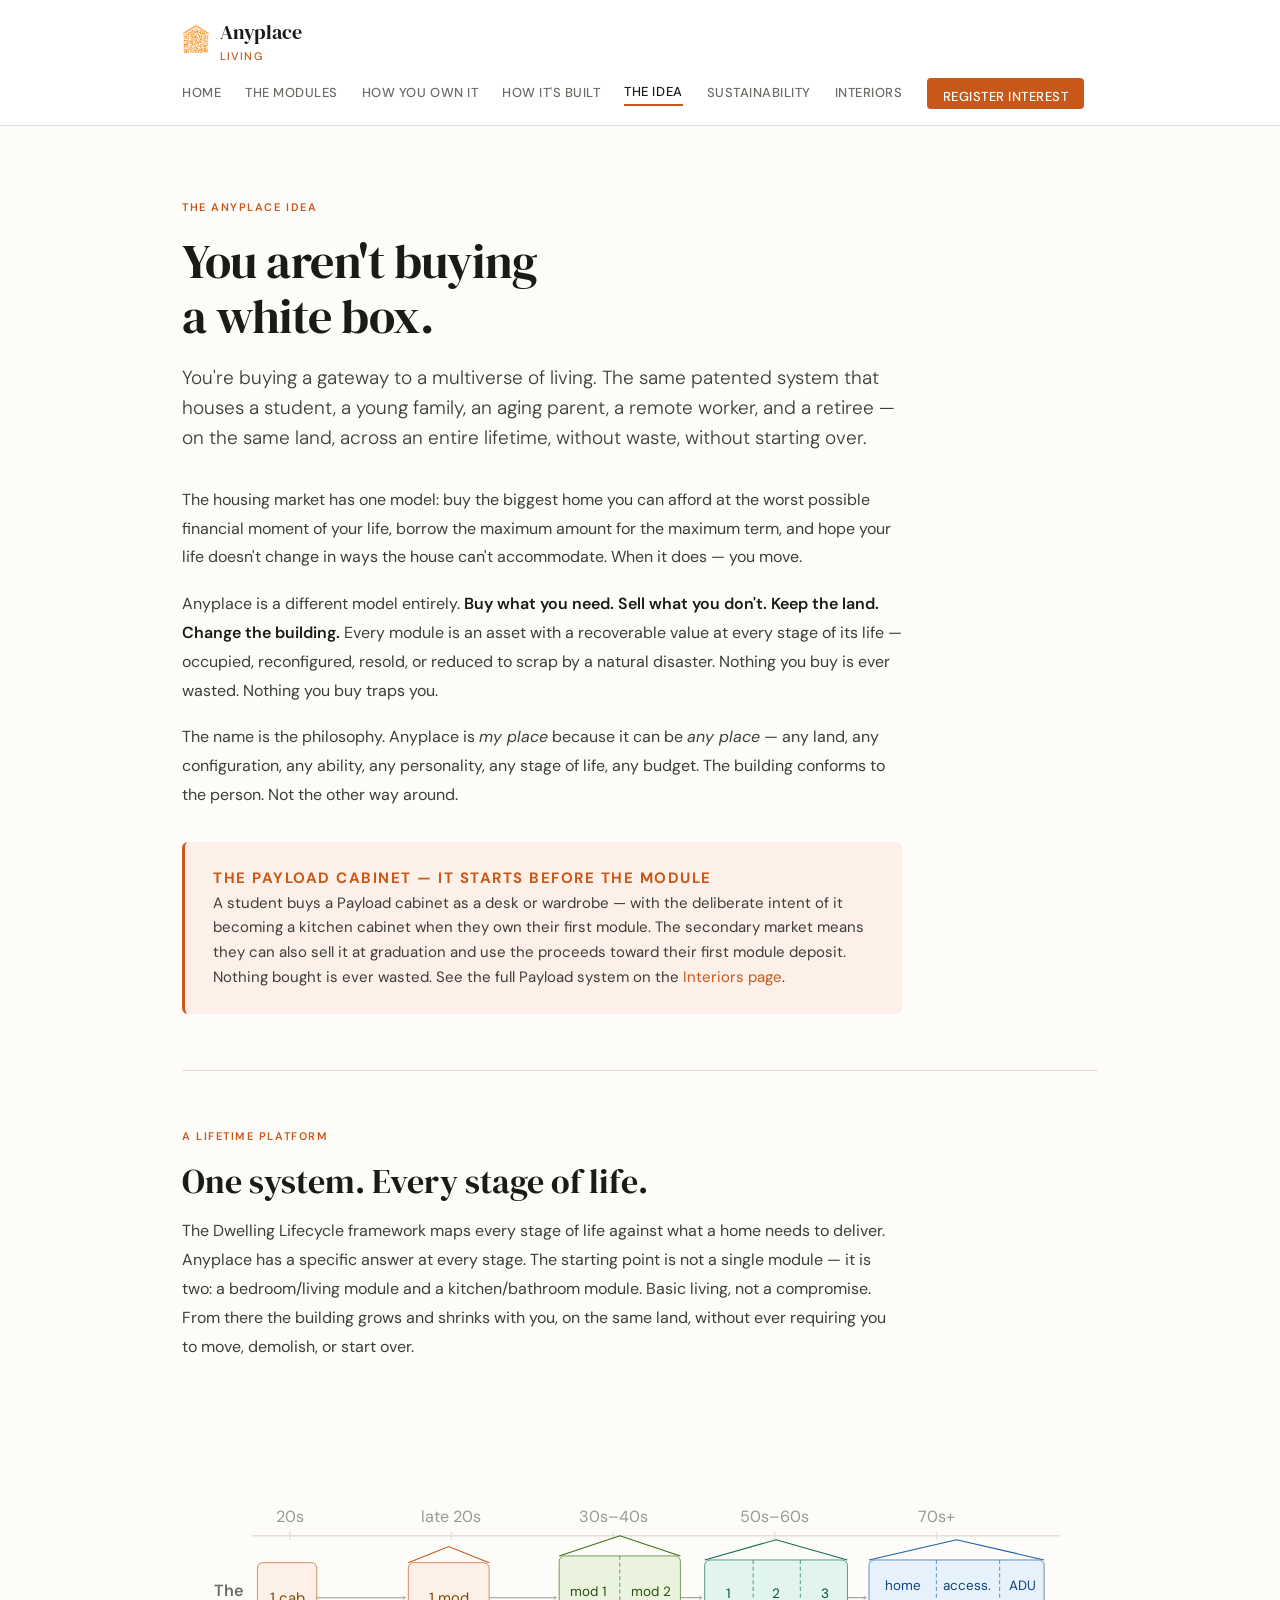
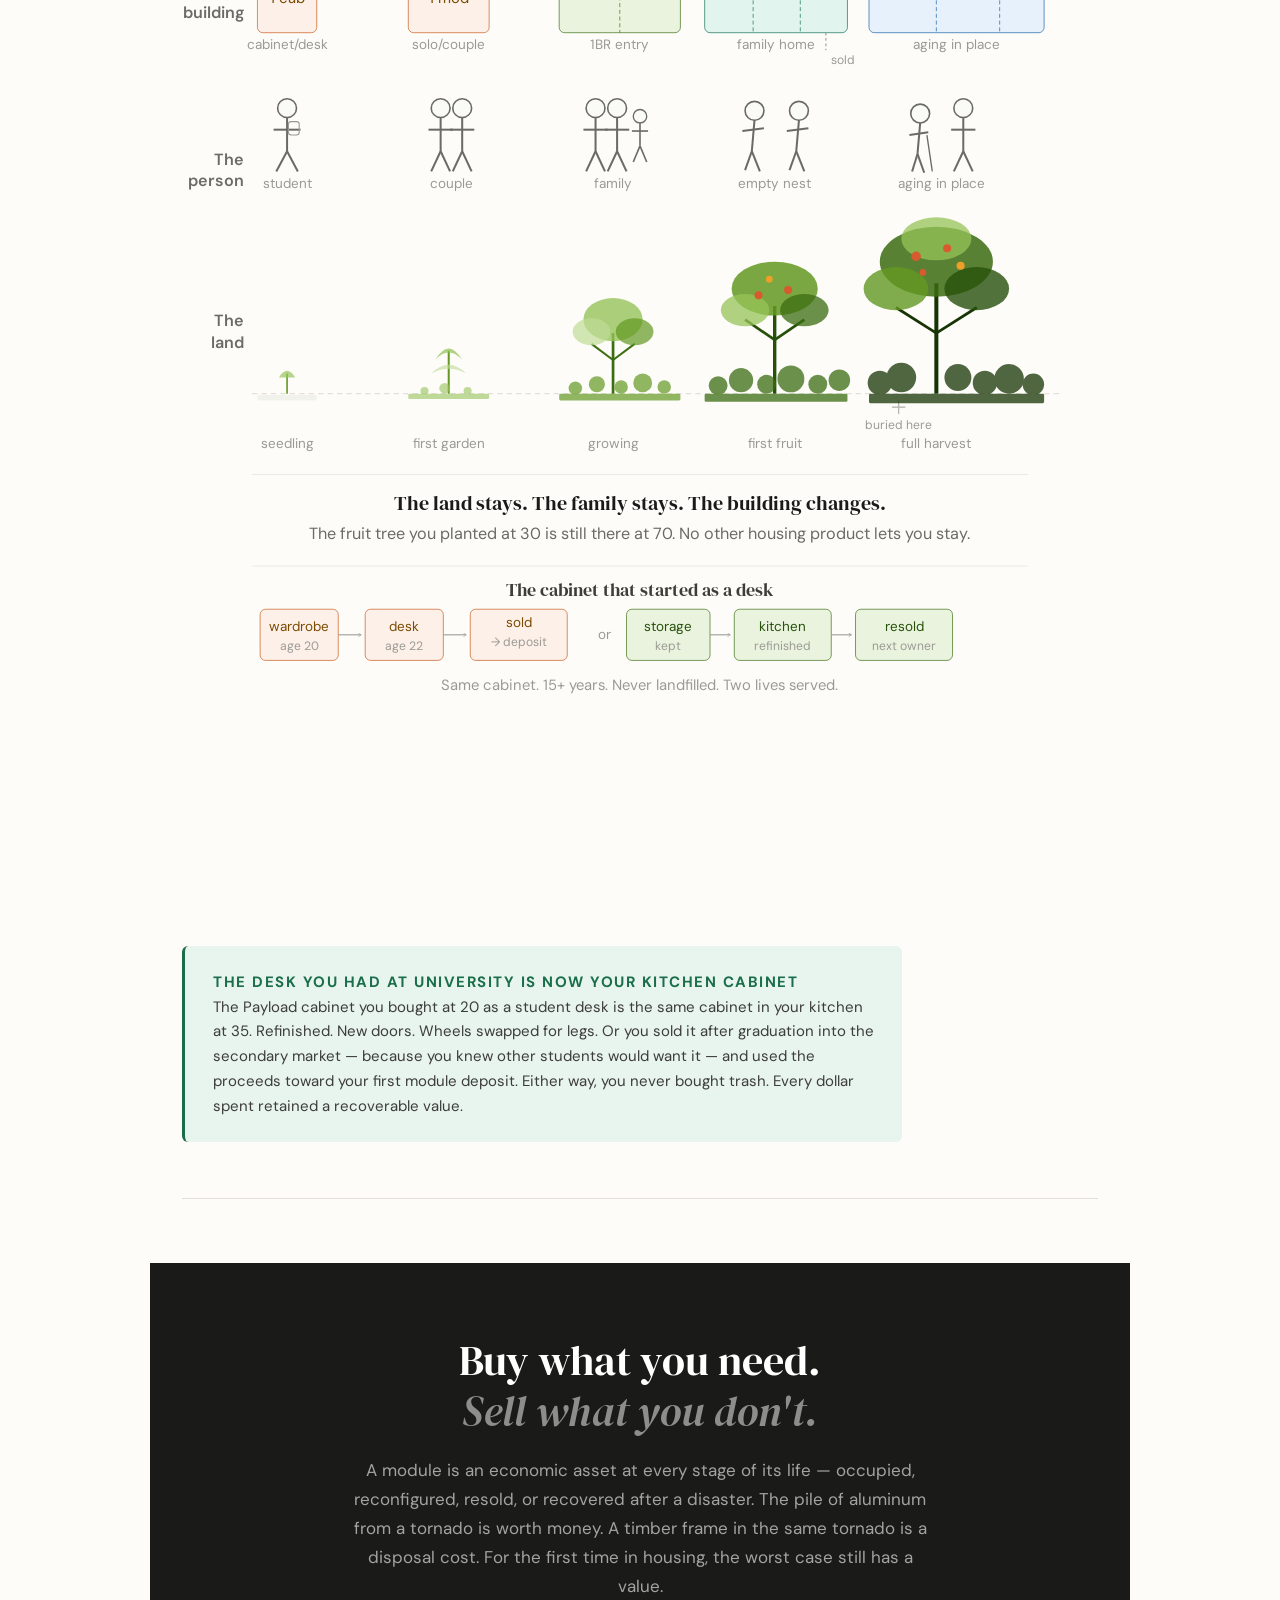
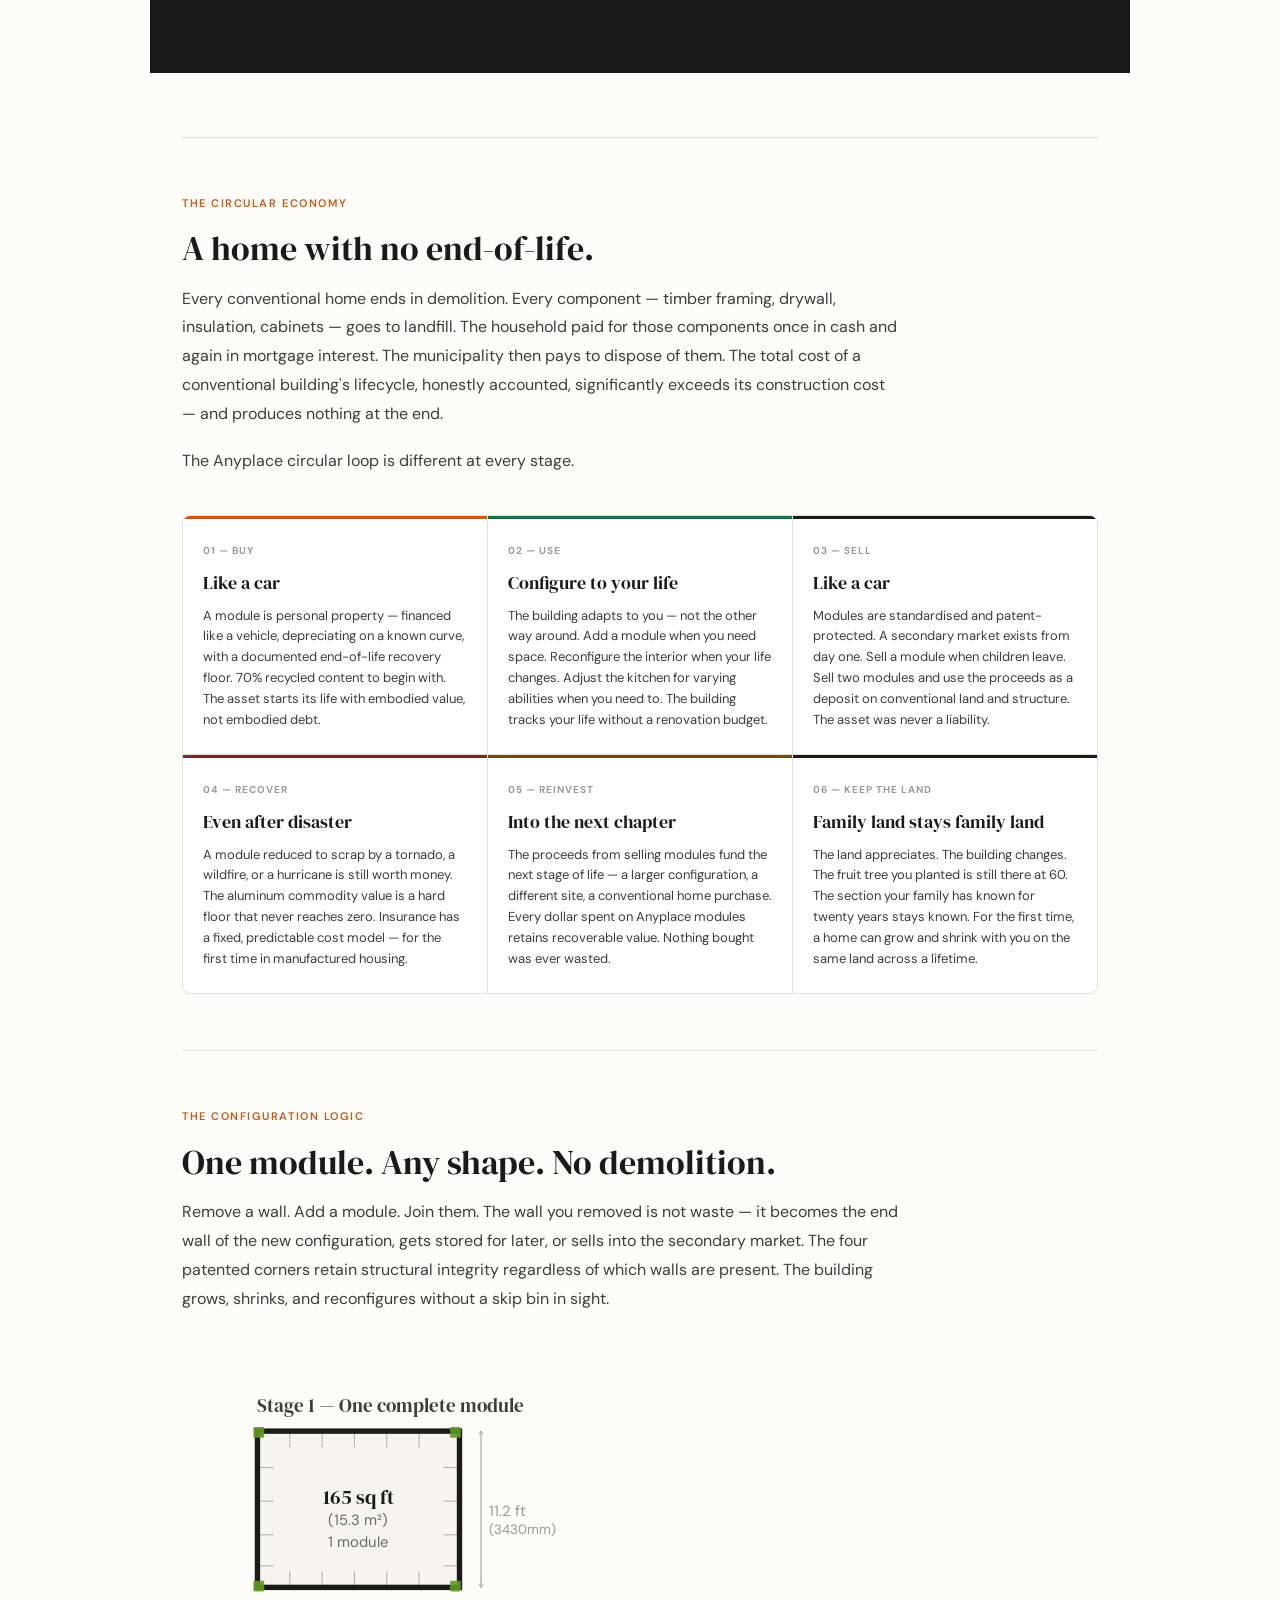
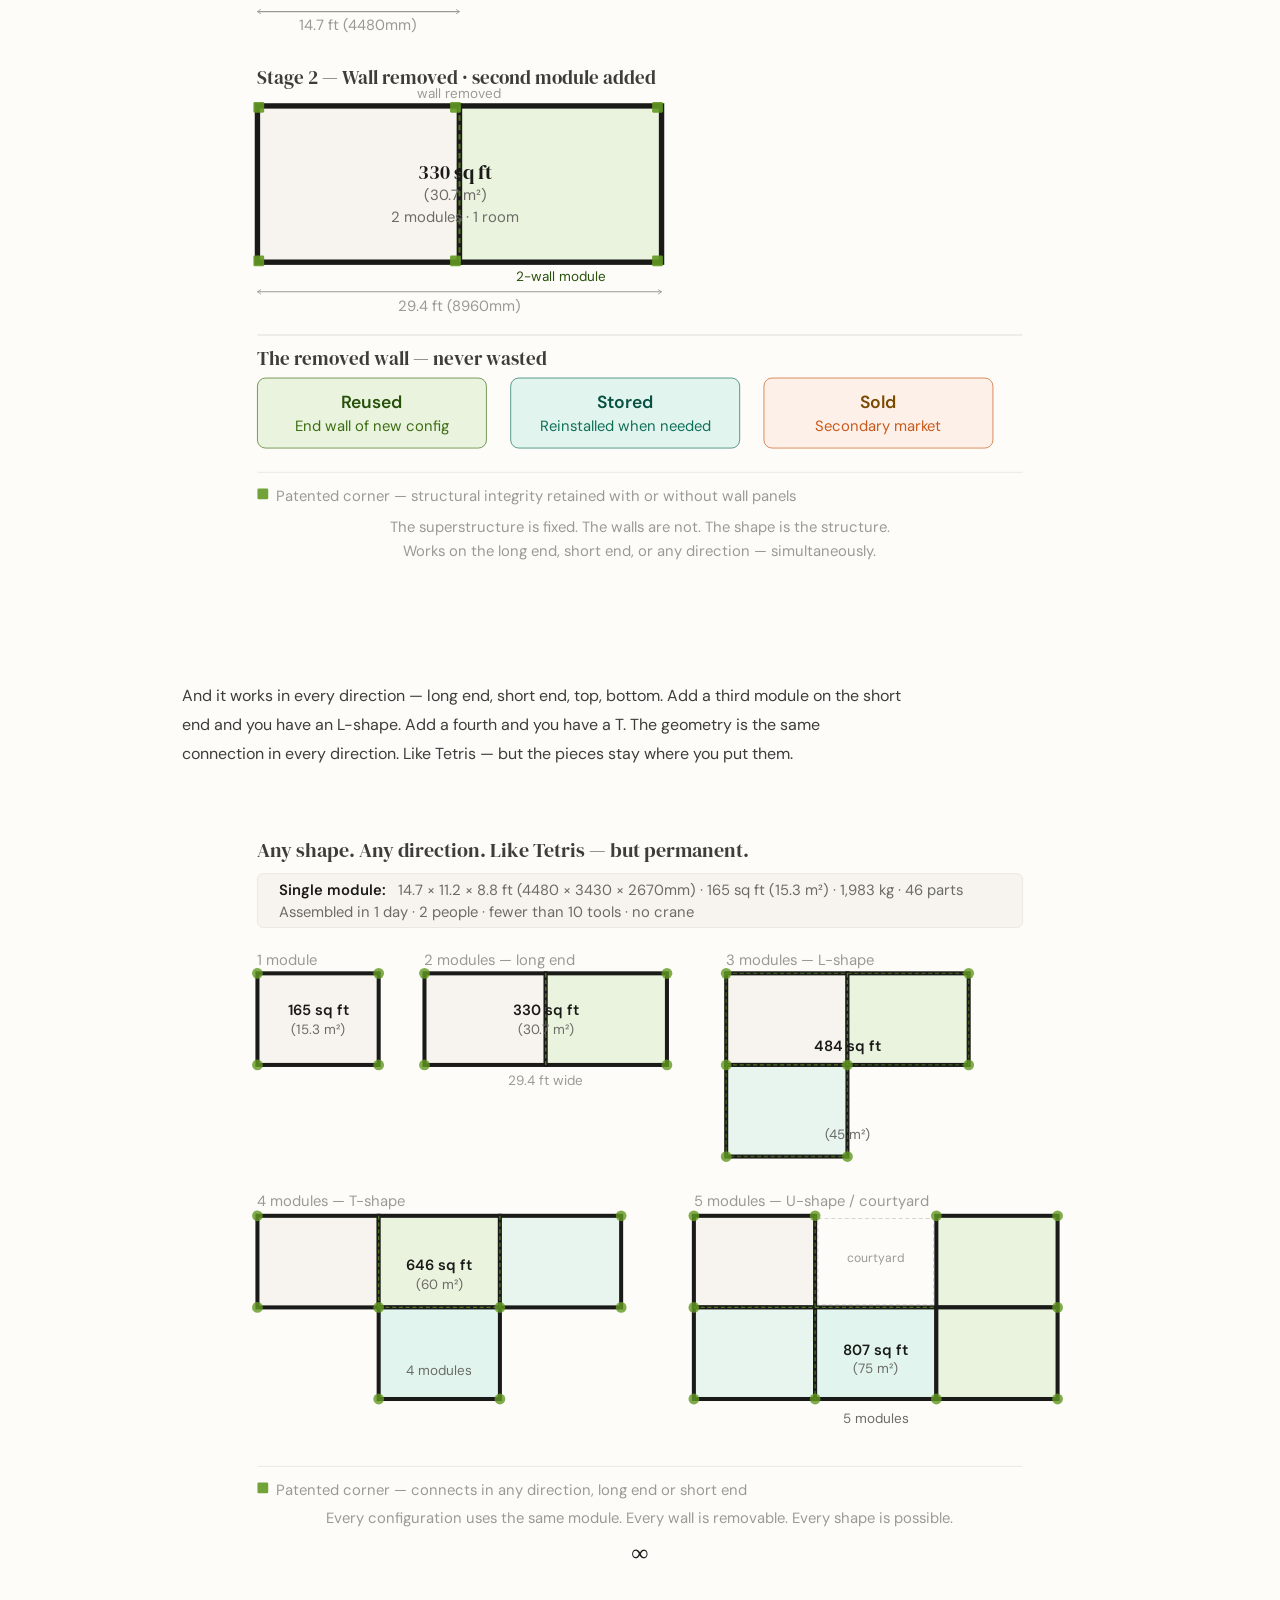
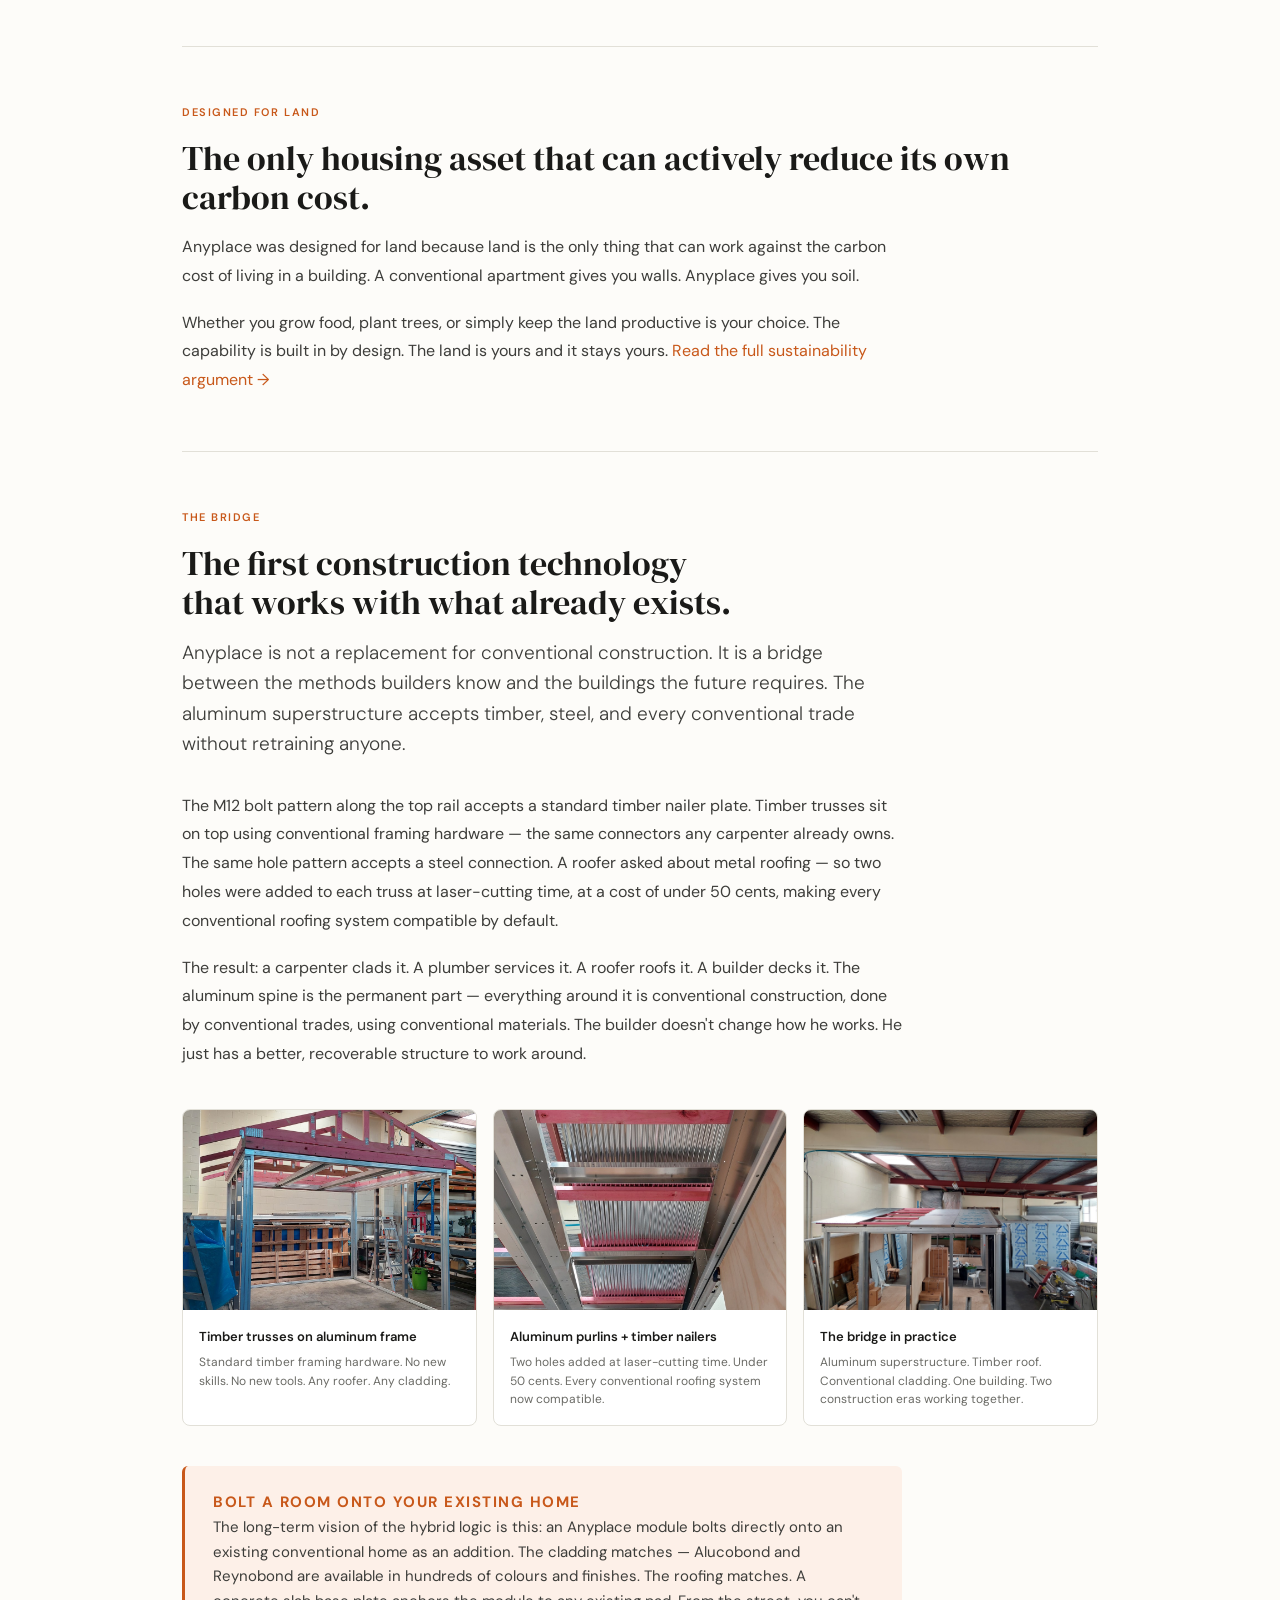
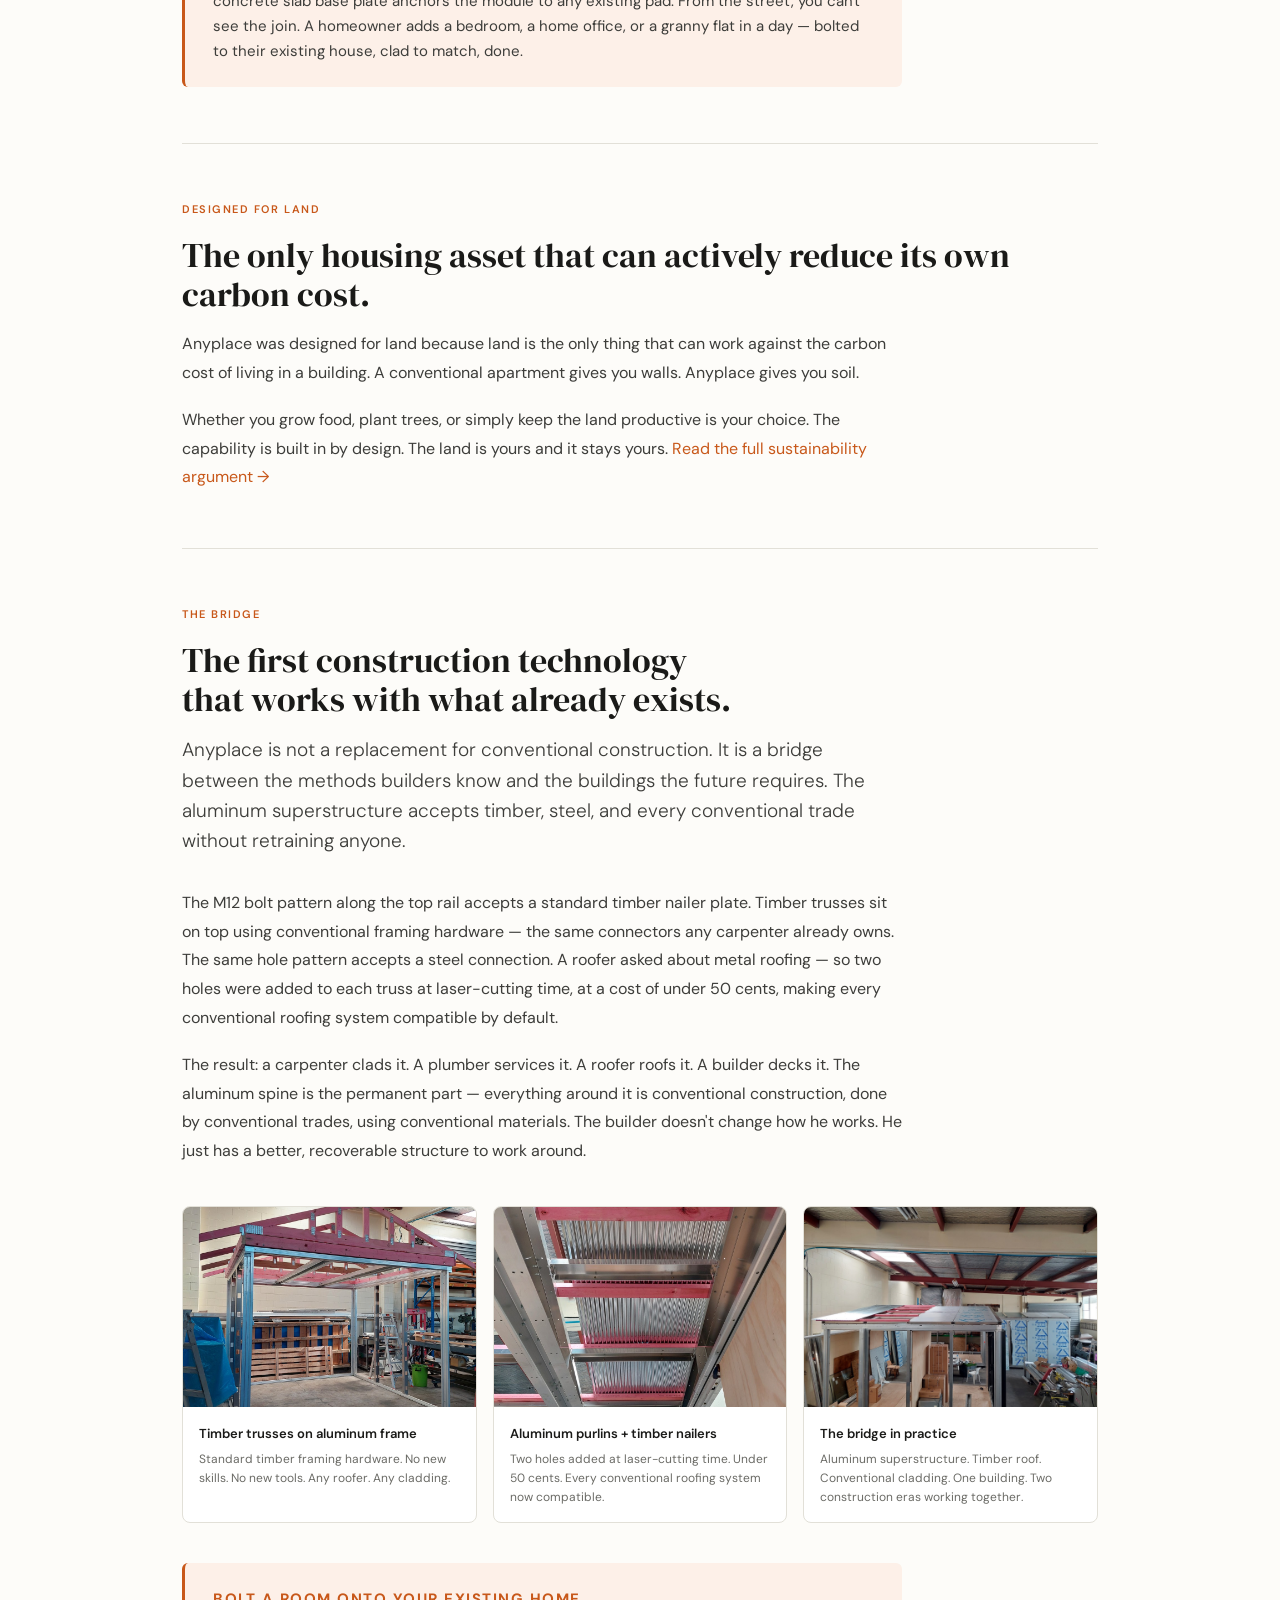
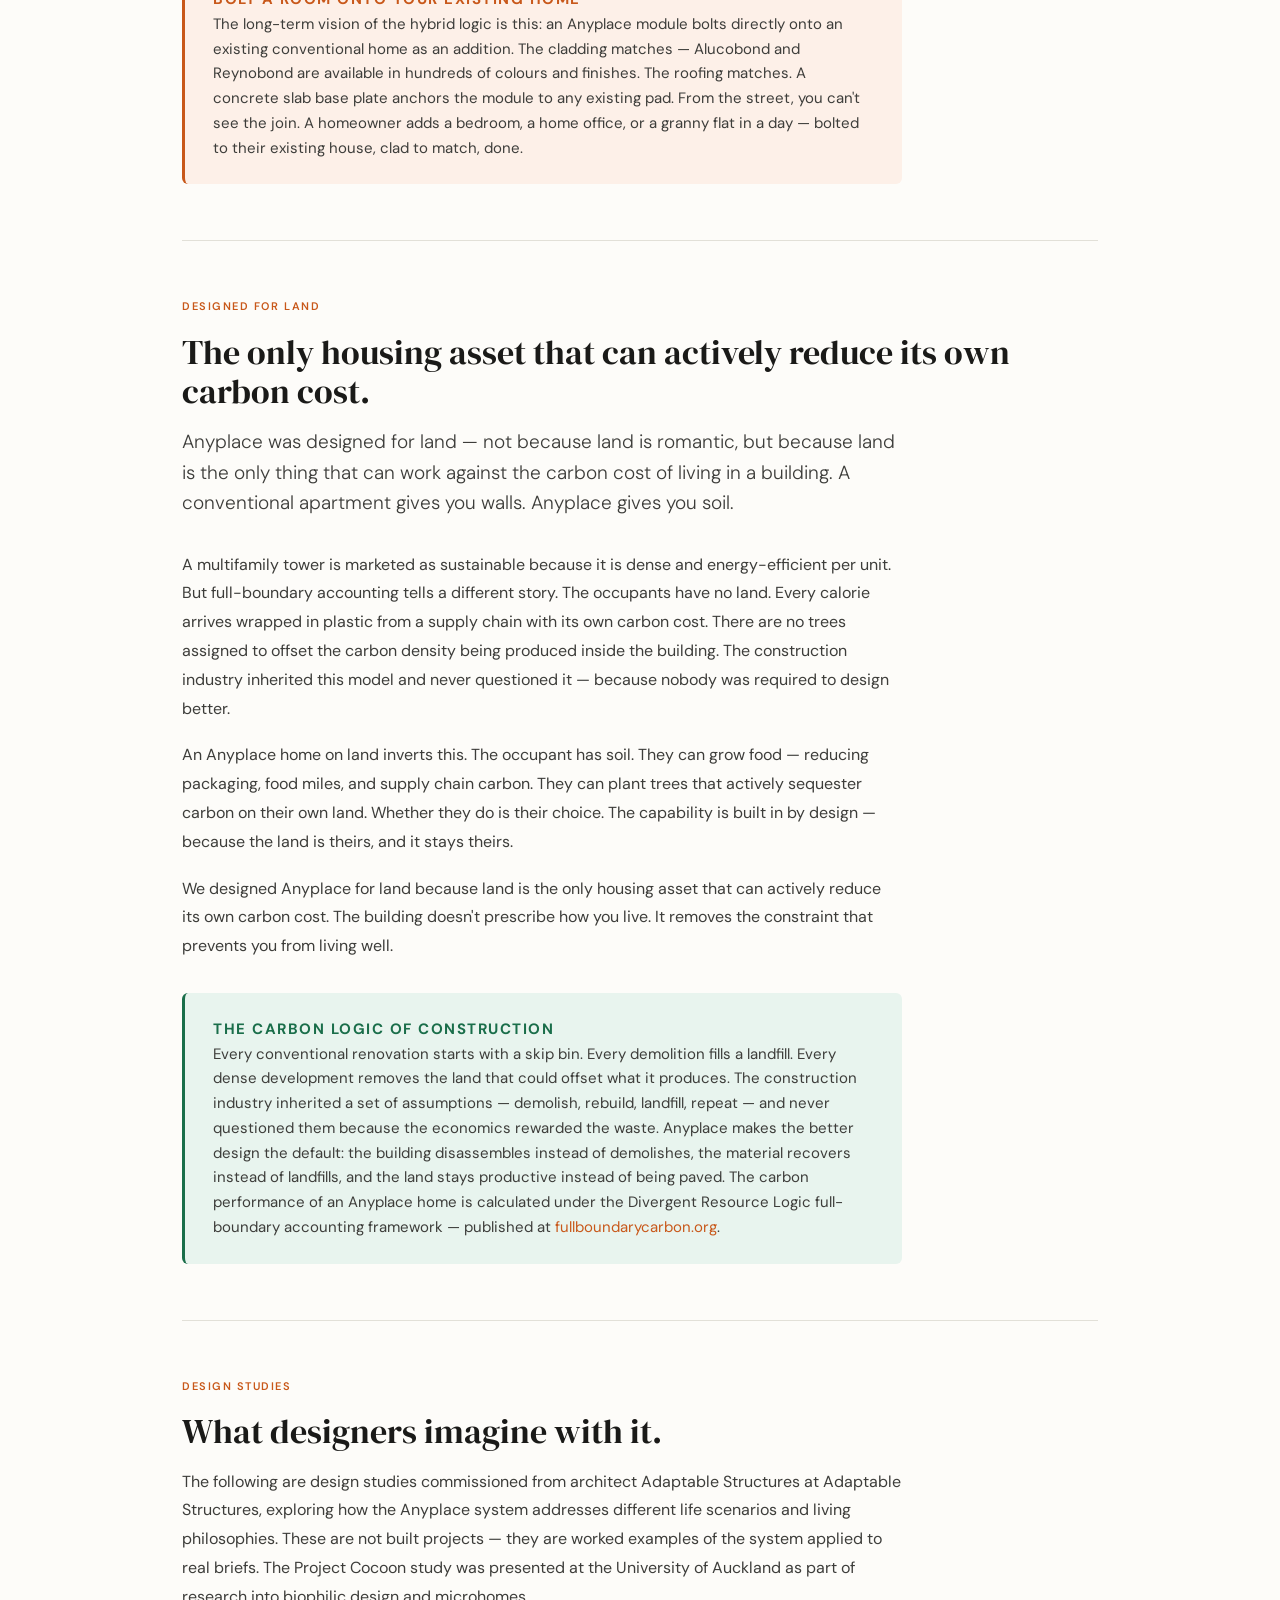
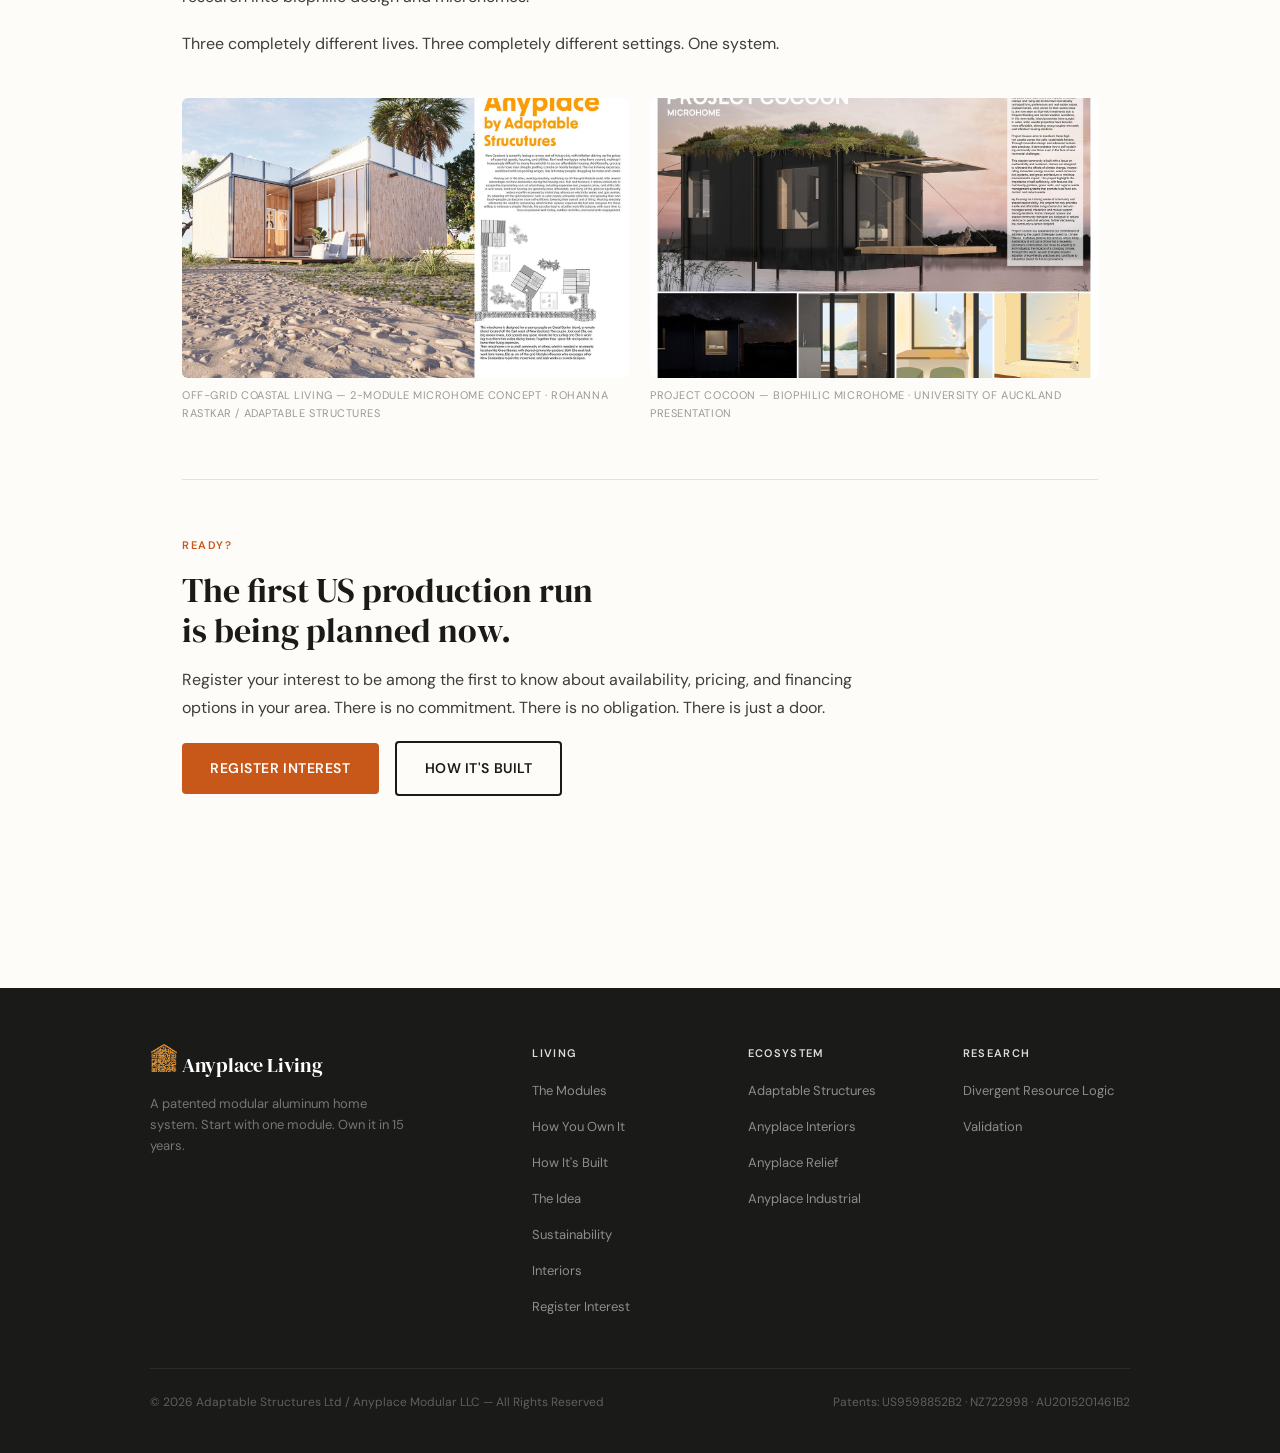
<file: the-anyplace-idea/index.html>
<!DOCTYPE html>
<html lang="en">
<head>
<meta charset="UTF-8">
<meta name="viewport" content="width=device-width, initial-scale=1.0">
<title>The Anyplace Idea — Anyplace Living</title>
<meta name="description" content="You aren't buying a white box. You're buying a gateway to a multiverse of living. Buy what you need. Sell what you don't. A home that tracks your life — on the same land, without waste, without starting over.">
<link rel="icon" type="image/x-icon" href="/favicon.ico">
<link rel="icon" type="image/png" sizes="32x32" href="/assets/favicon/favicon-32.png">
<link rel="icon" type="image/png" sizes="192x192" href="/assets/favicon/favicon-192.png">
<link rel="apple-touch-icon" sizes="180x180" href="/assets/favicon/favicon-192.png">
<meta name="theme-color" content="#fdfcf9">
<link rel="stylesheet" href="/assets/living.css">
<link rel="canonical" href="https://anyplaceliving.com/the-anyplace-idea/">
<!-- Google tag (gtag.js) -->
<script async src="https://www.googletagmanager.com/gtag/js?id=G-CXZPZ34ZKC"></script>
<script>
  window.dataLayer = window.dataLayer || [];
  function gtag(){dataLayer.push(arguments);}
  gtag("js", new Date());
  gtag("config", "G-CXZPZ34ZKC");
</script>
<style>
  /* LIFECYCLE GRAPHIC */
  .lifecycle {
    margin: 48px 0;
    position: relative;
  }
  .lifecycle-track {
    display: flex;
    gap: 0;
    position: relative;
    overflow-x: auto;
    padding-bottom: 8px;
  }
  .lifecycle-track::before {
    content: '';
    position: absolute;
    left: 40px;
    right: 40px;
    top: 36px;
    height: 2px;
    background: linear-gradient(to right, var(--accent), var(--green));
    z-index: 0;
  }
  .lc-stage {
    flex: 1;
    min-width: 140px;
    text-align: center;
    position: relative;
    z-index: 1;
    padding: 0 8px;
  }
  .lc-dot {
    width: 24px;
    height: 24px;
    border-radius: 50%;
    background: var(--white);
    border: 3px solid var(--accent);
    margin: 24px auto 12px;
    display: flex;
    align-items: center;
    justify-content: center;
    font-size: 10px;
    font-weight: 700;
    color: var(--accent);
  }
  .lc-dot.green { border-color: var(--green); color: var(--green); }
  .lc-age {
    font-size: 11px;
    font-weight: 700;
    letter-spacing: .08em;
    text-transform: uppercase;
    color: var(--accent);
    margin-bottom: 6px;
  }
  .lc-age.green { color: var(--green); }
  .lc-title {
    font-family: 'DM Serif Display', serif;
    font-size: 14px;
    color: var(--ink);
    margin-bottom: 8px;
    line-height: 1.3;
  }
  .lc-modules {
    display: flex;
    justify-content: center;
    gap: 3px;
    margin: 8px 0;
  }
  .lc-module {
    width: 14px;
    height: 14px;
    border-radius: 2px;
    background: var(--rule);
    border: 1px solid var(--rule);
  }
  .lc-module.active { background: var(--green); border-color: var(--green); }
  .lc-module.accent { background: var(--accent); border-color: var(--accent); }
  .lc-desc {
    font-size: 11px;
    color: var(--ink-light);
    line-height: 1.5;
  }
  .lc-asset {
    font-size: 10px;
    font-weight: 600;
    letter-spacing: .06em;
    text-transform: uppercase;
    color: var(--green);
    margin-top: 6px;
  }

  /* CIRCULAR LOOP */
  .circular-grid {
    display: grid;
    grid-template-columns: repeat(3, 1fr);
    gap: 1px;
    background: var(--rule);
    border: 1px solid var(--rule);
    border-radius: 8px;
    overflow: hidden;
    margin: 40px 0;
  }
  .circular-cell {
    background: var(--white);
    padding: 24px 20px;
    border-top: 3px solid transparent;
  }
  .circular-cell.buy { border-color: var(--accent); }
  .circular-cell.use { border-color: var(--green); }
  .circular-cell.sell { border-color: var(--blue); }
  .circular-cell.recover { border-color: #8b2020; }
  .circular-cell.reinvest { border-color: #7a4a00; }
  .circular-cell.land { border-color: var(--ink); }
  .circular-num {
    font-size: 10px;
    font-weight: 700;
    letter-spacing: .1em;
    text-transform: uppercase;
    color: var(--ink-faint);
    margin-bottom: 8px;
  }
  .circular-title {
    font-family: 'DM Serif Display', serif;
    font-size: 18px;
    color: var(--ink);
    margin-bottom: 8px;
  }
  .circular-body {
    font-size: 13px;
    color: var(--ink-mid);
    line-height: 1.6;
  }

  /* DARK STATEMENT BAND */
  .statement-band {
    background: var(--ink);
    padding: 72px 32px;
    margin: 64px -32px;
    text-align: center;
  }
  .statement-band h2 {
    font-family: 'DM Serif Display', serif;
    font-size: 42px;
    color: var(--white);
    line-height: 1.2;
    max-width: 720px;
    margin: 0 auto 20px;
  }
  .statement-band h2 em {
    font-style: italic;
    color: rgba(255,255,255,0.5);
  }
  .statement-band p {
    font-size: 17px;
    color: rgba(255,255,255,0.6);
    max-width: 580px;
    margin: 0 auto;
    line-height: 1.7;
  }

  /* HYBRID SECTION */
  .hybrid-grid {
    display: grid;
    grid-template-columns: repeat(3, 1fr);
    gap: 16px;
    margin: 40px 0;
  }
  .hybrid-card {
    border: 1px solid var(--rule);
    border-radius: 8px;
    overflow: hidden;
    background: var(--white);
  }
  .hybrid-card img {
    width: 100%;
    height: 200px;
    object-fit: cover;
  }
  .hybrid-card-body {
    padding: 16px;
  }
  .hybrid-card-title {
    font-size: 13px;
    font-weight: 600;
    color: var(--ink);
    margin-bottom: 6px;
  }
  .hybrid-card-desc {
    font-size: 12px;
    color: var(--ink-light);
    line-height: 1.55;
  }

  @media (max-width: 760px) {
    .circular-grid { grid-template-columns: 1fr 1fr; }
    .hybrid-grid { grid-template-columns: 1fr; }
    .statement-band { margin: 48px -24px; padding: 48px 24px; }
    .statement-band h2 { font-size: 28px; }
    .lifecycle-track { gap: 0; }
    .lc-stage { min-width: 120px; }
  }
</style>
</head>
<body>

<header class="site-header">
  <div class="site-header-inner">
    <a href="/" class="brand">
      <span class="brand-mark"></span>
      <span>Anyplace <span class="brand-sub">Living</span></span>
    </a>
    <nav class="site-nav">
      <a href="/">Home</a>
      <a href="/modules/">The Modules</a>
      <a href="/how-you-own-it/">How You Own It</a>
      <a href="/how-its-built/">How It's Built</a>
      <a href="/the-anyplace-idea/" class="active">The Idea</a>
      <a href="/sustainability/">Sustainability</a>
      <a href="/interiors/">Interiors</a>
      <a href="/contact/" class="nav-cta">Register Interest</a>
    </nav>
  </div>
</header>

<main>

  <p class="eyebrow">The Anyplace Idea</p>
  <h1>You aren't buying<br>a white box.</h1>
  <p class="lede">You're buying a gateway to a multiverse of living. The same patented system that houses a student, a young family, an aging parent, a remote worker, and a retiree — on the same land, across an entire lifetime, without waste, without starting over.</p>

  <p>The housing market has one model: buy the biggest home you can afford at the worst possible financial moment of your life, borrow the maximum amount for the maximum term, and hope your life doesn't change in ways the house can't accommodate. When it does — you move.</p>

  <p>Anyplace is a different model entirely. <strong>Buy what you need. Sell what you don't. Keep the land. Change the building.</strong> Every module is an asset with a recoverable value at every stage of its life — occupied, reconfigured, resold, or reduced to scrap by a natural disaster. Nothing you buy is ever wasted. Nothing you buy traps you.</p>

  <p>The name is the philosophy. Anyplace is <em>my place</em> because it can be <em>any place</em> — any land, any configuration, any ability, any personality, any stage of life, any budget. The building conforms to the person. Not the other way around.</p>

  <div class="callout orange">
    <p class="callout-title">The Payload cabinet — it starts before the module</p>
    <p>A student buys a Payload cabinet as a desk or wardrobe — with the deliberate intent of it becoming a kitchen cabinet when they own their first module. The secondary market means they can also sell it at graduation and use the proceeds toward their first module deposit. Nothing bought is ever wasted. See the full Payload system on the <a href="/interiors/">Interiors page</a>.</p>
  </div>

  <hr>

  <p class="eyebrow">A Lifetime Platform</p>
  <h2 style="margin-top:0">One system. Every stage of life.</h2>
  <p>The Dwelling Lifecycle framework maps every stage of life against what a home needs to deliver. Anyplace has a specific answer at every stage. The starting point is not a single module — it is two: a bedroom/living module and a kitchen/bathroom module. Basic living, not a compromise. From there the building grows and shrinks with you, on the same land, without ever requiring you to move, demolish, or start over.</p>

  <svg width="100%" viewBox="0 0 680 820" role="img" style="display:block;margin:40px 0;">
<title>The Anyplace Lifecycle — building, person, and nature across a lifetime on the same land</title>
<desc>Three parallel tracks showing how the Anyplace building adapts across life stages while the occupant ages and the surrounding nature grows, all on the same land.</desc>
<defs>
  <marker id="arr2" viewBox="0 0 10 10" refX="8" refY="5" markerWidth="4" markerHeight="4" orient="auto">
    <path d="M2 1L8 5L2 9" fill="none" stroke="context-stroke" stroke-width="1.5" stroke-linecap="round" stroke-linejoin="round"/>
  </marker>
</defs>
<!-- TIMELINE AXIS -->
<line x1="52" y1="100" x2="652" y2="100" stroke="#e2e0d8" stroke-width="1"/>
<g font-family="DM Sans,sans-serif" font-size="12" fill="#9a9a94" text-anchor="middle">
  <text x="80"  y="90">20s</text>
  <text x="200" y="90">late 20s</text>
  <text x="320" y="90">30s–40s</text>
  <text x="440" y="90">50s–60s</text>
  <text x="560" y="90">70s+</text>
</g>
<g stroke="#e2e0d8" stroke-width="1">
  <line x1="80"  y1="97" x2="80"  y2="103"/>
  <line x1="200" y1="97" x2="200" y2="103"/>
  <line x1="320" y1="97" x2="320" y2="103"/>
  <line x1="440" y1="97" x2="440" y2="103"/>
  <line x1="560" y1="97" x2="560" y2="103"/>
</g>
<!-- TRACK LABELS -->
<g font-family="DM Sans,sans-serif" font-size="12" font-weight="600" fill="#6b6b66" text-anchor="end">
  <text x="46" y="145">The</text><text x="46" y="161">building</text>
  <text x="46" y="270">The</text><text x="46" y="286">person</text>
  <text x="46" y="390">The</text><text x="46" y="406">land</text>
</g>
<!-- BUILDING STAGE 1 -->
<rect x="56" y="120" width="44" height="52" rx="4" fill="#fdf0e8" stroke="#c8581a" stroke-width="0.5"/>
<text font-family="DM Sans,sans-serif" font-size="11" fill="#7a4a00" text-anchor="middle" x="78" y="150">1 cab</text>
<!-- BUILDING STAGE 2 -->
<rect x="168" y="120" width="60" height="52" rx="4" fill="#fdf0e8" stroke="#c8581a" stroke-width="0.5"/>
<path d="M168 120 L198 108 L228 120" fill="none" stroke="#c8581a" stroke-width="0.8"/>
<text font-family="DM Sans,sans-serif" font-size="11" fill="#7a4a00" text-anchor="middle" x="198" y="150">1 mod</text>
<!-- BUILDING STAGE 3 -->
<rect x="280" y="115" width="90" height="57" rx="4" fill="#eaf3de" stroke="#3B6D11" stroke-width="0.5"/>
<path d="M280 115 L325 100 L370 115" fill="none" stroke="#3B6D11" stroke-width="0.8"/>
<line x1="325" y1="115" x2="325" y2="172" stroke="#3B6D11" stroke-width="0.5" stroke-dasharray="3 2"/>
<text font-family="DM Sans,sans-serif" font-size="10" fill="#27500A" text-anchor="middle" x="302" y="145">mod 1</text>
<text font-family="DM Sans,sans-serif" font-size="10" fill="#27500A" text-anchor="middle" x="348" y="145">mod 2</text>
<!-- BUILDING STAGE 4 -->
<rect x="388" y="118" width="106" height="54" rx="4" fill="#e1f5ee" stroke="#0F6E56" stroke-width="0.5"/>
<path d="M388 118 L441 103 L494 118" fill="none" stroke="#0F6E56" stroke-width="0.8"/>
<line x1="424" y1="118" x2="424" y2="172" stroke="#0F6E56" stroke-width="0.5" stroke-dasharray="3 2"/>
<line x1="459" y1="118" x2="459" y2="172" stroke="#0F6E56" stroke-width="0.5" stroke-dasharray="3 2"/>
<text font-family="DM Sans,sans-serif" font-size="10" fill="#085041" text-anchor="middle" x="406" y="146">1</text>
<text font-family="DM Sans,sans-serif" font-size="10" fill="#085041" text-anchor="middle" x="441" y="146">2</text>
<text font-family="DM Sans,sans-serif" font-size="10" fill="#085041" text-anchor="middle" x="477" y="146">3</text>
<line x1="478" y1="172" x2="478" y2="185" stroke="#9a9a94" stroke-width="0.8" stroke-dasharray="2 2"/>
<text font-family="DM Sans,sans-serif" font-size="9" fill="#9a9a94" x="482" y="195">sold</text>
<!-- BUILDING STAGE 5 -->
<rect x="510" y="118" width="130" height="54" rx="4" fill="#e6f1fb" stroke="#185FA5" stroke-width="0.5"/>
<path d="M510 118 L575 103 L640 118" fill="none" stroke="#185FA5" stroke-width="0.8"/>
<line x1="560" y1="118" x2="560" y2="172" stroke="#185FA5" stroke-width="0.5" stroke-dasharray="3 2"/>
<line x1="607" y1="118" x2="607" y2="172" stroke="#185FA5" stroke-width="0.5" stroke-dasharray="3 2"/>
<text font-family="DM Sans,sans-serif" font-size="10" fill="#0C447C" text-anchor="middle" x="535" y="140">home</text>
<text font-family="DM Sans,sans-serif" font-size="10" fill="#0C447C" text-anchor="middle" x="583" y="140">access.</text>
<text font-family="DM Sans,sans-serif" font-size="10" fill="#0C447C" text-anchor="middle" x="624" y="140">ADU</text>
<!-- Connecting arrows -->
<g stroke="#9a9a94" stroke-width="0.8" fill="none">
  <line x1="100" y1="146" x2="166" y2="146" marker-end="url(#arr2)"/>
  <line x1="228" y1="146" x2="278" y2="146" marker-end="url(#arr2)"/>
  <line x1="370" y1="146" x2="386" y2="146" marker-end="url(#arr2)"/>
  <line x1="494" y1="146" x2="508" y2="146" marker-end="url(#arr2)"/>
</g>
<!-- Building labels -->
<g font-family="DM Sans,sans-serif" font-size="10" fill="#9a9a94" text-anchor="middle">
  <text x="78"  y="184">cabinet/desk</text>
  <text x="198" y="184">solo/couple</text>
  <text x="325" y="184">1BR entry</text>
  <text x="441" y="184">family home</text>
  <text x="575" y="184">aging in place</text>
</g>
<!-- PERSON TRACK -->
<!-- Stage 1: student -->
<g stroke="#6b6b66" stroke-width="1.5" fill="none">
  <circle cx="78" cy="228" r="7" fill="#fafaf7" stroke-width="1.2"/>
  <line x1="78" y1="235" x2="78" y2="260"/>
  <line x1="68" y1="244" x2="88" y2="244"/>
  <line x1="78" y1="260" x2="70" y2="275"/>
  <line x1="78" y1="260" x2="86" y2="275"/>
</g>
<rect x="79" y="238" width="8" height="10" rx="2" fill="none" stroke="#9a9a94" stroke-width="0.8"/>
<!-- Stage 2: couple -->
<g stroke="#6b6b66" stroke-width="1.5" fill="none">
  <circle cx="192" cy="228" r="7" fill="#fafaf7" stroke-width="1.2"/>
  <line x1="192" y1="235" x2="192" y2="260"/>
  <line x1="183" y1="244" x2="201" y2="244"/>
  <line x1="192" y1="260" x2="185" y2="275"/>
  <line x1="192" y1="260" x2="199" y2="275"/>
  <circle cx="208" cy="228" r="7" fill="#fafaf7" stroke-width="1.2"/>
  <line x1="208" y1="235" x2="208" y2="260"/>
  <line x1="199" y1="244" x2="217" y2="244"/>
  <line x1="208" y1="260" x2="201" y2="275"/>
  <line x1="208" y1="260" x2="215" y2="275"/>
</g>
<!-- Stage 3: family -->
<g stroke="#6b6b66" stroke-width="1.5" fill="none">
  <circle cx="307" cy="228" r="7" fill="#fafaf7" stroke-width="1.2"/>
  <line x1="307" y1="235" x2="307" y2="260"/>
  <line x1="298" y1="244" x2="316" y2="244"/>
  <line x1="307" y1="260" x2="300" y2="275"/>
  <line x1="307" y1="260" x2="314" y2="275"/>
  <circle cx="323" cy="228" r="7" fill="#fafaf7" stroke-width="1.2"/>
  <line x1="323" y1="235" x2="323" y2="260"/>
  <line x1="314" y1="244" x2="332" y2="244"/>
  <line x1="323" y1="260" x2="316" y2="275"/>
  <line x1="323" y1="260" x2="330" y2="275"/>
</g>
<g stroke="#6b6b66" stroke-width="1.2" fill="none">
  <circle cx="340" cy="234" r="5" fill="#fafaf7" stroke-width="1"/>
  <line x1="340" y1="239" x2="340" y2="256"/>
  <line x1="334" y1="245" x2="346" y2="245"/>
  <line x1="340" y1="256" x2="335" y2="268"/>
  <line x1="340" y1="256" x2="345" y2="268"/>
</g>
<!-- Stage 4: empty nest couple, slightly bent -->
<g stroke="#6b6b66" stroke-width="1.5" fill="none">
  <circle cx="425" cy="230" r="7" fill="#fafaf7" stroke-width="1.2"/>
  <path d="M425 237 Q424 248 423 260"/>
  <line x1="416" y1="245" x2="432" y2="243"/>
  <line x1="423" y1="260" x2="418" y2="274"/>
  <line x1="423" y1="260" x2="429" y2="275"/>
  <circle cx="458" cy="230" r="7" fill="#fafaf7" stroke-width="1.2"/>
  <path d="M458 237 Q457 248 456 260"/>
  <line x1="449" y1="245" x2="465" y2="243"/>
  <line x1="456" y1="260" x2="451" y2="274"/>
  <line x1="456" y1="260" x2="462" y2="275"/>
</g>
<!-- Stage 5: seniors + caregiver -->
<g stroke="#6b6b66" stroke-width="1.5" fill="none">
  <circle cx="548" cy="232" r="7" fill="#fafaf7" stroke-width="1.2"/>
  <path d="M548 239 Q547 250 546 262"/>
  <line x1="540" y1="248" x2="554" y2="246"/>
  <line x1="546" y1="262" x2="542" y2="275"/>
  <line x1="546" y1="262" x2="551" y2="276"/>
  <line x1="553" y1="248" x2="557" y2="275" stroke-width="1"/>
  <circle cx="580" cy="228" r="7" fill="#fafaf7" stroke-width="1.2"/>
  <line x1="580" y1="235" x2="580" y2="260"/>
  <line x1="571" y1="244" x2="589" y2="244"/>
  <line x1="580" y1="260" x2="573" y2="275"/>
  <line x1="580" y1="260" x2="587" y2="275"/>
</g>
<!-- Person labels -->
<g font-family="DM Sans,sans-serif" font-size="10" fill="#9a9a94" text-anchor="middle">
  <text x="78"  y="287">student</text>
  <text x="200" y="287">couple</text>
  <text x="320" y="287">family</text>
  <text x="440" y="287">empty nest</text>
  <text x="564" y="287">aging in place</text>
</g>
<!-- LAND TRACK -->
<line x1="52" y1="440" x2="652" y2="440" stroke="#e2e0d8" stroke-width="1" stroke-dasharray="4 3"/>
<!-- Tree stage 1: seedling -->
<line x1="78" y1="440" x2="78" y2="425" stroke="#639922" stroke-width="1.2"/>
<path d="M72 428 Q78 418 84 428" fill="#97C459" stroke="none" opacity="0.7"/>
<!-- Tree stage 2: sapling -->
<line x1="198" y1="440" x2="198" y2="408" stroke="#639922" stroke-width="1.5"/>
<path d="M188 415 Q198 398 208 415 Q198 404 188 415Z" fill="#97C459" stroke="none" opacity="0.75"/>
<path d="M185 425 Q198 412 211 425 Q198 418 185 425Z" fill="#C0DD97" stroke="none" opacity="0.6"/>
<!-- Tree stage 3 -->
<line x1="320" y1="440" x2="320" y2="395" stroke="#3B6D11" stroke-width="2"/>
<line x1="320" y1="415" x2="304" y2="403" stroke="#3B6D11" stroke-width="1.5"/>
<line x1="320" y1="415" x2="336" y2="403" stroke="#3B6D11" stroke-width="1.5"/>
<ellipse cx="320" cy="385" rx="22" ry="16" fill="#97C459" stroke="none" opacity="0.8"/>
<ellipse cx="304" cy="394" rx="14" ry="10" fill="#C0DD97" stroke="none" opacity="0.7"/>
<ellipse cx="336" cy="394" rx="14" ry="10" fill="#639922" stroke="none" opacity="0.7"/>
<!-- Tree stage 4: mature with fruit -->
<line x1="440" y1="440" x2="440" y2="375" stroke="#27500A" stroke-width="2.5"/>
<line x1="440" y1="400" x2="418" y2="385" stroke="#27500A" stroke-width="2"/>
<line x1="440" y1="400" x2="462" y2="385" stroke="#27500A" stroke-width="2"/>
<ellipse cx="440" cy="362" rx="32" ry="20" fill="#639922" stroke="none" opacity="0.85"/>
<ellipse cx="418" cy="378" rx="18" ry="12" fill="#97C459" stroke="none" opacity="0.75"/>
<ellipse cx="462" cy="378" rx="18" ry="12" fill="#3B6D11" stroke="none" opacity="0.75"/>
<circle cx="428" cy="367" r="3" fill="#D85A30" stroke="none"/>
<circle cx="450" cy="363" r="3" fill="#D85A30" stroke="none"/>
<circle cx="436" cy="355" r="2.5" fill="#EF9F27" stroke="none"/>
<!-- Tree stage 5: old full canopy -->
<line x1="560" y1="440" x2="560" y2="358" stroke="#173404" stroke-width="3"/>
<line x1="560" y1="395" x2="530" y2="376" stroke="#173404" stroke-width="2"/>
<line x1="560" y1="395" x2="590" y2="376" stroke="#173404" stroke-width="2"/>
<ellipse cx="560" cy="342" rx="42" ry="26" fill="#3B6D11" stroke="none" opacity="0.85"/>
<ellipse cx="530" cy="362" rx="24" ry="16" fill="#639922" stroke="none" opacity="0.8"/>
<ellipse cx="590" cy="362" rx="24" ry="16" fill="#27500A" stroke="none" opacity="0.8"/>
<ellipse cx="560" cy="325" rx="26" ry="16" fill="#97C459" stroke="none" opacity="0.75"/>
<circle cx="545" cy="338" r="3.5" fill="#D85A30" stroke="none"/>
<circle cx="568" cy="332" r="3" fill="#D85A30" stroke="none"/>
<circle cx="578" cy="345" r="3" fill="#EF9F27" stroke="none"/>
<circle cx="550" cy="350" r="2.5" fill="#D85A30" stroke="none"/>
<!-- Pet marker -->
<g stroke="#9a9a94" stroke-width="1" opacity="0.7">
  <line x1="532" y1="445" x2="532" y2="455"/>
  <line x1="527" y1="450" x2="537" y2="450"/>
</g>
<text font-family="DM Sans,sans-serif" font-size="9" fill="#9a9a94" text-anchor="middle" x="532" y="466">buried here</text>
<!-- Garden growth -->
<rect x="56" y="441" width="44" height="4" rx="1" fill="#e2e0d8" opacity="0.4"/>
<g fill="#97C459" opacity="0.6">
  <rect x="168" y="440" width="60" height="4" rx="1"/>
  <circle cx="180" cy="438" r="3"/><circle cx="195" cy="436" r="4"/><circle cx="212" cy="438" r="3"/>
</g>
<g fill="#639922" opacity="0.7">
  <rect x="280" y="440" width="90" height="5" rx="1"/>
  <circle cx="292" cy="436" r="5"/><circle cx="308" cy="433" r="6"/><circle cx="326" cy="435" r="5"/>
  <circle cx="342" cy="432" r="7"/><circle cx="358" cy="435" r="5"/>
</g>
<g fill="#3B6D11" opacity="0.75">
  <rect x="388" y="440" width="106" height="6" rx="1"/>
  <circle cx="398" cy="434" r="7"/><circle cx="415" cy="430" r="9"/><circle cx="434" cy="433" r="7"/>
  <circle cx="452" cy="429" r="10"/><circle cx="472" cy="433" r="7"/><circle cx="488" cy="430" r="8"/>
</g>
<g fill="#173404" opacity="0.75">
  <rect x="510" y="440" width="130" height="7" rx="1"/>
  <circle cx="518" cy="432" r="9"/><circle cx="534" cy="428" r="11"/>
  <circle cx="576" cy="428" r="10"/><circle cx="596" cy="432" r="9"/>
  <circle cx="614" cy="429" r="11"/><circle cx="632" cy="433" r="8"/>
</g>
<!-- Land labels -->
<g font-family="DM Sans,sans-serif" font-size="10" fill="#9a9a94" text-anchor="middle">
  <text x="78"  y="480">seedling</text>
  <text x="198" y="480">first garden</text>
  <text x="320" y="480">growing</text>
  <text x="440" y="480">first fruit</text>
  <text x="560" y="480">full harvest</text>
</g>
<!-- KEY STATEMENT -->
<line x1="52" y1="500" x2="628" y2="500" stroke="#e2e0d8" stroke-width="0.5"/>
<text font-family="DM Serif Display,serif" font-size="15" font-weight="400" fill="#1a1a18" text-anchor="middle" x="340" y="526">The land stays. The family stays. The building changes.</text>
<text font-family="DM Sans,sans-serif" font-size="12" fill="#6b6b66" text-anchor="middle" x="340" y="548">The fruit tree you planted at 30 is still there at 70. No other housing product lets you stay.</text>
<!-- CABINET LIFECYCLE -->
<line x1="52" y1="568" x2="628" y2="568" stroke="#e2e0d8" stroke-width="0.5"/>
<text font-family="DM Serif Display,serif" font-size="13" fill="#3d3d3a" text-anchor="middle" x="340" y="590">The cabinet that started as a desk</text>
<!-- Cabinet boxes -->
<rect x="58" y="600" width="58" height="38" rx="4" fill="#fdf0e8" stroke="#c8581a" stroke-width="0.5"/>
<text font-family="DM Sans,sans-serif" font-size="10" fill="#7a4a00" text-anchor="middle" x="87" y="616">wardrobe</text>
<text font-family="DM Sans,sans-serif" font-size="9" fill="#9a9a94" text-anchor="middle" x="87" y="630">age 20</text>
<line x1="116" y1="619" x2="133" y2="619" stroke="#9a9a94" stroke-width="0.8" marker-end="url(#arr2)"/>
<rect x="136" y="600" width="58" height="38" rx="4" fill="#fdf0e8" stroke="#c8581a" stroke-width="0.5"/>
<text font-family="DM Sans,sans-serif" font-size="10" fill="#7a4a00" text-anchor="middle" x="165" y="616">desk</text>
<text font-family="DM Sans,sans-serif" font-size="9" fill="#9a9a94" text-anchor="middle" x="165" y="630">age 22</text>
<line x1="194" y1="619" x2="211" y2="619" stroke="#9a9a94" stroke-width="0.8" marker-end="url(#arr2)"/>
<rect x="214" y="600" width="72" height="38" rx="4" fill="#fdf0e8" stroke="#c8581a" stroke-width="0.5"/>
<text font-family="DM Sans,sans-serif" font-size="10" fill="#7a4a00" text-anchor="middle" x="250" y="613">sold</text>
<text font-family="DM Sans,sans-serif" font-size="9" fill="#9a9a94" text-anchor="middle" x="250" y="627">→ deposit</text>
<text font-family="DM Sans,sans-serif" font-size="10" fill="#9a9a94" text-anchor="middle" x="314" y="622">or</text>
<rect x="330" y="600" width="62" height="38" rx="4" fill="#eaf3de" stroke="#3B6D11" stroke-width="0.5"/>
<text font-family="DM Sans,sans-serif" font-size="10" fill="#27500A" text-anchor="middle" x="361" y="616">storage</text>
<text font-family="DM Sans,sans-serif" font-size="9" fill="#9a9a94" text-anchor="middle" x="361" y="630">kept</text>
<line x1="392" y1="619" x2="407" y2="619" stroke="#9a9a94" stroke-width="0.8" marker-end="url(#arr2)"/>
<rect x="410" y="600" width="72" height="38" rx="4" fill="#eaf3de" stroke="#3B6D11" stroke-width="0.5"/>
<text font-family="DM Sans,sans-serif" font-size="10" fill="#27500A" text-anchor="middle" x="446" y="616">kitchen</text>
<text font-family="DM Sans,sans-serif" font-size="9" fill="#9a9a94" text-anchor="middle" x="446" y="630">refinished</text>
<line x1="482" y1="619" x2="497" y2="619" stroke="#9a9a94" stroke-width="0.8" marker-end="url(#arr2)"/>
<rect x="500" y="600" width="72" height="38" rx="4" fill="#eaf3de" stroke="#3B6D11" stroke-width="0.5"/>
<text font-family="DM Sans,sans-serif" font-size="10" fill="#27500A" text-anchor="middle" x="536" y="616">resold</text>
<text font-family="DM Sans,sans-serif" font-size="9" fill="#9a9a94" text-anchor="middle" x="536" y="630">next owner</text>
<text font-family="DM Sans,sans-serif" font-size="11" fill="#9a9a94" text-anchor="middle" x="340" y="660">Same cabinet. 15+ years. Never landfilled. Two lives served.</text>
</svg>

    <div class="callout green">
    <p class="callout-title">The desk you had at university is now your kitchen cabinet</p>
    <p>The Payload cabinet you bought at 20 as a student desk is the same cabinet in your kitchen at 35. Refinished. New doors. Wheels swapped for legs. Or you sold it after graduation into the secondary market — because you knew other students would want it — and used the proceeds toward your first module deposit. Either way, you never bought trash. Every dollar spent retained a recoverable value.</p>
  </div>

  <hr>

  <div class="statement-band">
    <h2>Buy what you need.<br><em>Sell what you don't.</em></h2>
    <p>A module is an economic asset at every stage of its life — occupied, reconfigured, resold, or recovered after a disaster. The pile of aluminum from a tornado is worth money. A timber frame in the same tornado is a disposal cost. For the first time in housing, the worst case still has a value.</p>
  </div>

  <hr>

  <p class="eyebrow">The Circular Economy</p>
  <h2 style="margin-top:0">A home with no end-of-life.</h2>
  <p>Every conventional home ends in demolition. Every component — timber framing, drywall, insulation, cabinets — goes to landfill. The household paid for those components once in cash and again in mortgage interest. The municipality then pays to dispose of them. The total cost of a conventional building's lifecycle, honestly accounted, significantly exceeds its construction cost — and produces nothing at the end.</p>
  <p>The Anyplace circular loop is different at every stage.</p>

  <div class="circular-grid">
    <div class="circular-cell buy">
      <div class="circular-num">01 — Buy</div>
      <div class="circular-title">Like a car</div>
      <div class="circular-body">A module is personal property — financed like a vehicle, depreciating on a known curve, with a documented end-of-life recovery floor. 70% recycled content to begin with. The asset starts its life with embodied value, not embodied debt.</div>
    </div>
    <div class="circular-cell use">
      <div class="circular-num">02 — Use</div>
      <div class="circular-title">Configure to your life</div>
      <div class="circular-body">The building adapts to you — not the other way around. Add a module when you need space. Reconfigure the interior when your life changes. Adjust the kitchen for varying abilities when you need to. The building tracks your life without a renovation budget.</div>
    </div>
    <div class="circular-cell sell">
      <div class="circular-num">03 — Sell</div>
      <div class="circular-title">Like a car</div>
      <div class="circular-body">Modules are standardised and patent-protected. A secondary market exists from day one. Sell a module when children leave. Sell two modules and use the proceeds as a deposit on conventional land and structure. The asset was never a liability.</div>
    </div>
    <div class="circular-cell recover">
      <div class="circular-num">04 — Recover</div>
      <div class="circular-title">Even after disaster</div>
      <div class="circular-body">A module reduced to scrap by a tornado, a wildfire, or a hurricane is still worth money. The aluminum commodity value is a hard floor that never reaches zero. Insurance has a fixed, predictable cost model — for the first time in manufactured housing.</div>
    </div>
    <div class="circular-cell reinvest">
      <div class="circular-num">05 — Reinvest</div>
      <div class="circular-title">Into the next chapter</div>
      <div class="circular-body">The proceeds from selling modules fund the next stage of life — a larger configuration, a different site, a conventional home purchase. Every dollar spent on Anyplace modules retains recoverable value. Nothing bought was ever wasted.</div>
    </div>
    <div class="circular-cell land">
      <div class="circular-num">06 — Keep the land</div>
      <div class="circular-title">Family land stays family land</div>
      <div class="circular-body">The land appreciates. The building changes. The fruit tree you planted is still there at 60. The section your family has known for twenty years stays known. For the first time, a home can grow and shrink with you on the same land across a lifetime.</div>
    </div>
  </div>


  <hr>

  <p class="eyebrow">The configuration logic</p>
  <h2 style="margin-top:0">One module. Any shape. No demolition.</h2>
  <p>Remove a wall. Add a module. Join them. The wall you removed is not waste — it becomes the end wall of the new configuration, gets stored for later, or sells into the secondary market. The four patented corners retain structural integrity regardless of which walls are present. The building grows, shrinks, and reconfigures without a skip bin in sight.</p>

  <svg width="100%" viewBox="0 0 680 660" role="img" style="display:block;margin:40px 0;">
<title>Anyplace module expansion — one module becomes two, 15m² becomes 30m²</title>
<desc>Three-stage diagram showing how two Anyplace modules join to create a larger room, with imperial and metric measurements.</desc>
<defs>
<marker id="arr-exp" viewBox="0 0 10 10" refX="8" refY="5" markerWidth="5" markerHeight="5" orient="auto-start-reverse">
<path d="M2 1L8 5L2 9" fill="none" stroke="context-stroke" stroke-width="1.5" stroke-linecap="round" stroke-linejoin="round"/>
</marker>
</defs>

<!-- STAGE 1 -->
<text font-family="DM Serif Display,serif" font-size="14" font-weight="400" fill="#3d3d3a" x="56" y="44">Stage 1 — One complete module</text>
<rect x="56" y="58" width="150" height="116" fill="#f7f4ef" stroke="#1a1a18" stroke-width="4"/>
<g stroke="#1a1a18" stroke-width="0.8" opacity="0.3">
  <line x1="80" y1="58" x2="80" y2="70"/><line x1="104" y1="58" x2="104" y2="70"/>
  <line x1="128" y1="58" x2="128" y2="70"/><line x1="152" y1="58" x2="152" y2="70"/>
  <line x1="176" y1="58" x2="176" y2="70"/>
  <line x1="80" y1="174" x2="80" y2="162"/><line x1="104" y1="174" x2="104" y2="162"/>
  <line x1="128" y1="174" x2="128" y2="162"/><line x1="152" y1="174" x2="152" y2="162"/>
  <line x1="176" y1="174" x2="176" y2="162"/>
  <line x1="56" y1="85" x2="68" y2="85"/><line x1="56" y1="110" x2="68" y2="110"/>
  <line x1="56" y1="135" x2="68" y2="135"/><line x1="56" y1="158" x2="68" y2="158"/>
  <line x1="206" y1="85" x2="194" y2="85"/><line x1="206" y1="110" x2="194" y2="110"/>
  <line x1="206" y1="135" x2="194" y2="135"/><line x1="206" y1="158" x2="194" y2="158"/>
</g>
<g fill="#639922" opacity="0.9">
  <rect x="53" y="55" width="8" height="8" rx="1"/>
  <rect x="199" y="55" width="8" height="8" rx="1"/>
  <rect x="53" y="169" width="8" height="8" rx="1"/>
  <rect x="199" y="169" width="8" height="8" rx="1"/>
</g>
<text font-family="DM Serif Display,serif" font-size="15" fill="#1a1a18" text-anchor="middle" x="131" y="112">165 sq ft</text>
<text font-family="DM Sans,sans-serif" font-size="11" fill="#6b6b66" text-anchor="middle" x="131" y="128">(15.3 m²)</text>
<text font-family="DM Sans,sans-serif" font-size="11" fill="#6b6b66" text-anchor="middle" x="131" y="144">1 module</text>
<!-- dimensions -->
<line x1="56" y1="192" x2="206" y2="192" stroke="#9a9a94" stroke-width="0.8" marker-end="url(#arr-exp)" marker-start="url(#arr-exp)"/>
<text font-family="DM Sans,sans-serif" font-size="11" fill="#9a9a94" text-anchor="middle" x="131" y="206">14.7 ft (4480mm)</text>
<line x1="222" y1="58" x2="222" y2="174" stroke="#9a9a94" stroke-width="0.8" marker-end="url(#arr-exp)" marker-start="url(#arr-exp)"/>
<text font-family="DM Sans,sans-serif" font-size="11" fill="#9a9a94" x="228" y="121">11.2 ft</text>
<text font-family="DM Sans,sans-serif" font-size="10" fill="#9a9a94" x="228" y="134">(3430mm)</text>

<!-- STAGE 2 -->
<text font-family="DM Serif Display,serif" font-size="14" font-weight="400" fill="#3d3d3a" x="56" y="246">Stage 2 — Wall removed · second module added</text>
<!-- Left module -->
<rect x="56" y="262" width="150" height="116" fill="#f7f4ef" stroke="#1a1a18" stroke-width="4"/>
<!-- Right wall dashed -->
<line x1="206" y1="262" x2="206" y2="378" stroke="#9a9a94" stroke-width="2" stroke-dasharray="6 4"/>
<!-- Right module -->
<rect x="206" y="262" width="150" height="116" fill="#eaf3de" stroke="#1a1a18" stroke-width="4"/>
<!-- Join line green -->
<line x1="206" y1="262" x2="206" y2="378" stroke="#639922" stroke-width="1.5" stroke-dasharray="4 3" opacity="0.7"/>
<g fill="#639922" opacity="0.9">
  <rect x="53"  y="259" width="8" height="8" rx="1"/>
  <rect x="199" y="259" width="8" height="8" rx="1"/>
  <rect x="53"  y="373" width="8" height="8" rx="1"/>
  <rect x="199" y="373" width="8" height="8" rx="1"/>
  <rect x="349" y="259" width="8" height="8" rx="1"/>
  <rect x="349" y="373" width="8" height="8" rx="1"/>
</g>
<text font-family="DM Serif Display,serif" font-size="15" fill="#1a1a18" text-anchor="middle" x="203" y="316">330 sq ft</text>
<text font-family="DM Sans,sans-serif" font-size="11" fill="#6b6b66" text-anchor="middle" x="203" y="332">(30.7 m²)</text>
<text font-family="DM Sans,sans-serif" font-size="11" fill="#6b6b66" text-anchor="middle" x="203" y="348">2 modules · 1 room</text>
<text font-family="DM Sans,sans-serif" font-size="10" fill="#9a9a94" text-anchor="middle" x="206" y="256">wall removed</text>
<text font-family="DM Sans,sans-serif" font-size="10" fill="#27500A" text-anchor="middle" x="281" y="392">2-wall module</text>
<line x1="56" y1="400" x2="356" y2="400" stroke="#9a9a94" stroke-width="0.8" marker-end="url(#arr-exp)" marker-start="url(#arr-exp)"/>
<text font-family="DM Sans,sans-serif" font-size="11" fill="#9a9a94" text-anchor="middle" x="206" y="414">29.4 ft (8960mm)</text>

<!-- STAGE 3 — removed wall options -->
<line x1="56" y1="432" x2="624" y2="432" stroke="#e2e0d8" stroke-width="0.8"/>
<text font-family="DM Serif Display,serif" font-size="14" font-weight="400" fill="#3d3d3a" x="56" y="454">The removed wall — never wasted</text>
<rect x="56"  y="464" width="170" height="52" rx="6" fill="#eaf3de" stroke="#3B6D11" stroke-width="0.5"/>
<text font-family="DM Sans,sans-serif" font-size="13" font-weight="600" fill="#27500A" text-anchor="middle" x="141" y="486">Reused</text>
<text font-family="DM Sans,sans-serif" font-size="11" fill="#3B6D11" text-anchor="middle" x="141" y="503">End wall of new config</text>
<rect x="244" y="464" width="170" height="52" rx="6" fill="#e1f5ee" stroke="#0F6E56" stroke-width="0.5"/>
<text font-family="DM Sans,sans-serif" font-size="13" font-weight="600" fill="#085041" text-anchor="middle" x="329" y="486">Stored</text>
<text font-family="DM Sans,sans-serif" font-size="11" fill="#0F6E56" text-anchor="middle" x="329" y="503">Reinstalled when needed</text>
<rect x="432" y="464" width="170" height="52" rx="6" fill="#fdf0e8" stroke="#c8581a" stroke-width="0.5"/>
<text font-family="DM Sans,sans-serif" font-size="13" font-weight="600" fill="#7a4a00" text-anchor="middle" x="517" y="486">Sold</text>
<text font-family="DM Sans,sans-serif" font-size="11" fill="#c8581a" text-anchor="middle" x="517" y="503">Secondary market</text>

<!-- legend + footer -->
<line x1="56" y1="534" x2="624" y2="534" stroke="#e2e0d8" stroke-width="0.5"/>
<rect x="56" y="546" width="8" height="8" rx="1" fill="#639922" opacity="0.9"/>
<text font-family="DM Sans,sans-serif" font-size="11" fill="#9a9a94" x="70" y="555">Patented corner — structural integrity retained with or without wall panels</text>
<text font-family="DM Sans,sans-serif" font-size="11" fill="#9a9a94" text-anchor="middle" x="340" y="578">The superstructure is fixed. The walls are not. The shape is the structure.</text>
<text font-family="DM Sans,sans-serif" font-size="11" fill="#9a9a94" text-anchor="middle" x="340" y="596">Works on the long end, short end, or any direction — simultaneously.</text>

</svg>


  <p>And it works in every direction — long end, short end, top, bottom. Add a third module on the short end and you have an L-shape. Add a fourth and you have a T. The geometry is the same connection in every direction. Like Tetris — but the pieces stay where you put them.</p>

  <svg width="100%" viewBox="0 0 680 580" role="img" style="display:block;margin:40px 0;">
<title>Anyplace module configurations — any shape, any direction, imperial and metric</title>
<desc>Five floor plan configurations showing how Anyplace modules combine in any direction like Tetris pieces, with square footage and square metre measurements.</desc>
<defs>
<marker id="arr-cfg" viewBox="0 0 10 10" refX="8" refY="5" markerWidth="4" markerHeight="4" orient="auto-start-reverse">
<path d="M2 1L8 5L2 9" fill="none" stroke="context-stroke" stroke-width="1.5" stroke-linecap="round" stroke-linejoin="round"/>
</marker>
</defs>

<!-- TITLE -->
<text font-family="DM Serif Display,serif" font-size="15" fill="#3d3d3a" x="56" y="36">Any shape. Any direction. Like Tetris — but permanent.</text>

<!-- MODULE DIMENSIONS REFERENCE BOX -->
<rect x="56" y="48" width="568" height="40" rx="4" fill="#f7f4ef" stroke="#e2e0d8" stroke-width="0.5"/>
<text font-family="DM Sans,sans-serif" font-size="11" font-weight="600" fill="#1a1a18" x="72" y="64">Single module:</text>
<text font-family="DM Sans,sans-serif" font-size="11" fill="#6b6b66" x="160" y="64">14.7 × 11.2 × 8.8 ft (4480 × 3430 × 2670mm) · 165 sq ft (15.3 m²) · 1,983 kg · 46 parts</text>
<text font-family="DM Sans,sans-serif" font-size="11" fill="#6b6b66" x="72" y="80">Assembled in 1 day · 2 people · fewer than 10 tools · no crane</text>

<!-- SMALL MODULE = 90×68px for config grid -->

<!-- CONFIG 1: Linear 1 module -->
<text font-family="DM Sans,sans-serif" font-size="11" fill="#9a9a94" x="56" y="116">1 module</text>
<rect x="56" y="122" width="90" height="68" fill="#f7f4ef" stroke="#1a1a18" stroke-width="3"/>
<g fill="#639922" opacity="0.8"><circle cx="56" cy="122" r="4"/><circle cx="146" cy="122" r="4"/><circle cx="56" cy="190" r="4"/><circle cx="146" cy="190" r="4"/></g>
<text font-family="DM Sans,sans-serif" font-size="11" font-weight="600" fill="#1a1a18" text-anchor="middle" x="101" y="153">165 sq ft</text>
<text font-family="DM Sans,sans-serif" font-size="10" fill="#6b6b66" text-anchor="middle" x="101" y="167">(15.3 m²)</text>

<!-- CONFIG 2: Linear 2 modules -->
<text font-family="DM Sans,sans-serif" font-size="11" fill="#9a9a94" x="180" y="116">2 modules — long end</text>
<rect x="180" y="122" width="90" height="68" fill="#f7f4ef" stroke="#1a1a18" stroke-width="3"/>
<rect x="270" y="122" width="90" height="68" fill="#eaf3de" stroke="#1a1a18" stroke-width="3"/>
<line x1="270" y1="122" x2="270" y2="190" stroke="#639922" stroke-width="1" stroke-dasharray="3 2" opacity="0.7"/>
<g fill="#639922" opacity="0.8">
  <circle cx="180" cy="122" r="4"/><circle cx="360" cy="122" r="4"/>
  <circle cx="180" cy="190" r="4"/><circle cx="360" cy="190" r="4"/>
</g>
<text font-family="DM Sans,sans-serif" font-size="11" font-weight="600" fill="#1a1a18" text-anchor="middle" x="270" y="153">330 sq ft</text>
<text font-family="DM Sans,sans-serif" font-size="10" fill="#6b6b66" text-anchor="middle" x="270" y="167">(30.7 m²)</text>
<text font-family="DM Sans,sans-serif" font-size="10" fill="#9a9a94" text-anchor="middle" x="270" y="205">29.4 ft wide</text>

<!-- CONFIG 3: L-shape 3 modules -->
<text font-family="DM Sans,sans-serif" font-size="11" fill="#9a9a94" x="404" y="116">3 modules — L-shape</text>
<rect x="404" y="122" width="90" height="68" fill="#f7f4ef" stroke="#1a1a18" stroke-width="3"/>
<rect x="494" y="122" width="90" height="68" fill="#eaf3de" stroke="#1a1a18" stroke-width="3"/>
<rect x="404" y="190" width="90" height="68" fill="#e8f4ee" stroke="#1a1a18" stroke-width="3"/>
<line x1="494" y1="122" x2="494" y2="190" stroke="#639922" stroke-width="1" stroke-dasharray="3 2" opacity="0.7"/>
<line x1="404" y1="190" x2="494" y2="190" stroke="#639922" stroke-width="1" stroke-dasharray="3 2" opacity="0.7"/>
<g fill="#639922" opacity="0.8">
  <circle cx="404" cy="122" r="4"/><circle cx="584" cy="122" r="4"/>
  <circle cx="404" cy="190" r="4"/><circle cx="494" cy="190" r="4"/>
  <circle cx="584" cy="190" r="4"/>
  <circle cx="404" cy="258" r="4"/><circle cx="494" cy="258" r="4"/>
</g>
<path d="M404 122 L584 122 L584 190 L494 190 L494 258 L404 258 Z" fill="none" stroke="#639922" stroke-width="1" stroke-dasharray="3 2" opacity="0.5"/>
<text font-family="DM Sans,sans-serif" font-size="11" font-weight="600" fill="#1a1a18" text-anchor="middle" x="494" y="180">484 sq ft</text>
<text font-family="DM Sans,sans-serif" font-size="10" fill="#6b6b66" text-anchor="middle" x="494" y="245">(45 m²)</text>

<!-- CONFIG 4: T-shape 4 modules — row 2 -->
<text font-family="DM Sans,sans-serif" font-size="11" fill="#9a9a94" x="56" y="295">4 modules — T-shape</text>
<rect x="56"  y="302" width="90" height="68" fill="#f7f4ef" stroke="#1a1a18" stroke-width="3"/>
<rect x="146" y="302" width="90" height="68" fill="#eaf3de" stroke="#1a1a18" stroke-width="3"/>
<rect x="236" y="302" width="90" height="68" fill="#e8f4ee" stroke="#1a1a18" stroke-width="3"/>
<rect x="146" y="370" width="90" height="68" fill="#e1f5ee" stroke="#1a1a18" stroke-width="3"/>
<line x1="146" y1="302" x2="146" y2="370" stroke="#639922" stroke-width="1" stroke-dasharray="3 2" opacity="0.7"/>
<line x1="236" y1="302" x2="236" y2="370" stroke="#639922" stroke-width="1" stroke-dasharray="3 2" opacity="0.7"/>
<line x1="146" y1="370" x2="236" y2="370" stroke="#639922" stroke-width="1" stroke-dasharray="3 2" opacity="0.7"/>
<g fill="#639922" opacity="0.8">
  <circle cx="56"  cy="302" r="4"/><circle cx="326" cy="302" r="4"/>
  <circle cx="56"  cy="370" r="4"/><circle cx="326" cy="370" r="4"/>
  <circle cx="146" cy="370" r="4"/><circle cx="236" cy="370" r="4"/>
  <circle cx="146" cy="438" r="4"/><circle cx="236" cy="438" r="4"/>
</g>
<text font-family="DM Sans,sans-serif" font-size="11" font-weight="600" fill="#1a1a18" text-anchor="middle" x="191" y="342">646 sq ft</text>
<text font-family="DM Sans,sans-serif" font-size="10" fill="#6b6b66" text-anchor="middle" x="191" y="356">(60 m²)</text>
<text font-family="DM Sans,sans-serif" font-size="10" fill="#6b6b66" text-anchor="middle" x="191" y="420">4 modules</text>

<!-- CONFIG 5: U-shape 5 modules -->
<text font-family="DM Sans,sans-serif" font-size="11" fill="#9a9a94" x="380" y="295">5 modules — U-shape / courtyard</text>
<rect x="380" y="302" width="90" height="68" fill="#f7f4ef" stroke="#1a1a18" stroke-width="3"/>
<rect x="560" y="302" width="90" height="68" fill="#eaf3de" stroke="#1a1a18" stroke-width="3"/>
<rect x="380" y="370" width="90" height="68" fill="#e8f4ee" stroke="#1a1a18" stroke-width="3"/>
<rect x="470" y="370" width="90" height="68" fill="#e1f5ee" stroke="#1a1a18" stroke-width="3"/>
<rect x="560" y="370" width="90" height="68" fill="#eaf3de" stroke="#1a1a18" stroke-width="3"/>
<line x1="380" y1="370" x2="470" y2="370" stroke="#639922" stroke-width="1" stroke-dasharray="3 2" opacity="0.7"/>
<line x1="470" y1="370" x2="560" y2="370" stroke="#639922" stroke-width="1" stroke-dasharray="3 2" opacity="0.7"/>
<line x1="470" y1="302" x2="470" y2="438" stroke="#639922" stroke-width="1" stroke-dasharray="3 2" opacity="0.6"/>
<g fill="#639922" opacity="0.8">
  <circle cx="380" cy="302" r="4"/><circle cx="470" cy="302" r="4"/>
  <circle cx="560" cy="302" r="4"/><circle cx="650" cy="302" r="4"/>
  <circle cx="380" cy="370" r="4"/><circle cx="650" cy="370" r="4"/>
  <circle cx="380" cy="438" r="4"/><circle cx="470" cy="438" r="4"/>
  <circle cx="560" cy="438" r="4"/><circle cx="650" cy="438" r="4"/>
</g>
<!-- courtyard opening indicator -->
<rect x="472" y="304" width="86" height="64" fill="none" stroke="#9a9a94" stroke-width="0.8" stroke-dasharray="3 2" opacity="0.4"/>
<text font-family="DM Sans,sans-serif" font-size="9" fill="#9a9a94" text-anchor="middle" x="515" y="336">courtyard</text>
<text font-family="DM Sans,sans-serif" font-size="11" font-weight="600" fill="#1a1a18" text-anchor="middle" x="515" y="405">807 sq ft</text>
<text font-family="DM Sans,sans-serif" font-size="10" fill="#6b6b66" text-anchor="middle" x="515" y="419">(75 m²)</text>
<text font-family="DM Sans,sans-serif" font-size="10" fill="#6b6b66" text-anchor="middle" x="515" y="456">5 modules</text>

<!-- FOOTER -->
<line x1="56" y1="488" x2="624" y2="488" stroke="#e2e0d8" stroke-width="0.5"/>
<rect x="56" y="500" width="8" height="8" rx="1" fill="#639922" opacity="0.9"/>
<text font-family="DM Sans,sans-serif" font-size="11" fill="#9a9a94" x="70" y="509">Patented corner — connects in any direction, long end or short end</text>
<text font-family="DM Sans,sans-serif" font-size="11" fill="#9a9a94" text-anchor="middle" x="340" y="530">Every configuration uses the same module. Every wall is removable. Every shape is possible.</text>
<text font-family="DM Serif Display,serif" font-size="18" fill="#1a1a18" text-anchor="middle" x="340" y="558">∞</text>

</svg>



  <hr>

  <p class="eyebrow">Designed for land</p>
  <h2 style="margin-top:0">The only housing asset that can actively reduce its own carbon cost.</h2>
  <p>Anyplace was designed for land because land is the only thing that can work against the carbon cost of living in a building. A conventional apartment gives you walls. Anyplace gives you soil.</p>
  <p>Whether you grow food, plant trees, or simply keep the land productive is your choice. The capability is built in by design. The land is yours and it stays yours. <a href="/sustainability/">Read the full sustainability argument →</a></p>

  <hr>

  <p class="eyebrow">The Bridge</p>
  <h2 style="margin-top:0">The first construction technology<br>that works with what already exists.</h2>
  <p class="lede">Anyplace is not a replacement for conventional construction. It is a bridge between the methods builders know and the buildings the future requires. The aluminum superstructure accepts timber, steel, and every conventional trade without retraining anyone.</p>

  <p>The M12 bolt pattern along the top rail accepts a standard timber nailer plate. Timber trusses sit on top using conventional framing hardware — the same connectors any carpenter already owns. The same hole pattern accepts a steel connection. A roofer asked about metal roofing — so two holes were added to each truss at laser-cutting time, at a cost of under 50 cents, making every conventional roofing system compatible by default.</p>

  <p>The result: a carpenter clads it. A plumber services it. A roofer roofs it. A builder decks it. The aluminum spine is the permanent part — everything around it is conventional construction, done by conventional trades, using conventional materials. The builder doesn't change how he works. He just has a better, recoverable structure to work around.</p>

  <div class="hybrid-grid">
    <div class="hybrid-card">
      <img src="/assets/images/hybrid-timber-trusses.jpg" alt="Anyplace aluminum frame with timber trusses — conventional roofing hardware">
      <div class="hybrid-card-body">
        <div class="hybrid-card-title">Timber trusses on aluminum frame</div>
        <div class="hybrid-card-desc">Standard timber framing hardware. No new skills. No new tools. Any roofer. Any cladding.</div>
      </div>
    </div>
    <div class="hybrid-card">
      <img src="/assets/images/hybrid-roof-nailer.jpg" alt="Anyplace roof showing aluminum purlins and timber nailer strips — hybrid construction">
      <div class="hybrid-card-body">
        <div class="hybrid-card-title">Aluminum purlins + timber nailers</div>
        <div class="hybrid-card-desc">Two holes added at laser-cutting time. Under 50 cents. Every conventional roofing system now compatible.</div>
      </div>
    </div>
    <div class="hybrid-card">
      <img src="/assets/images/hybrid-roof-overview.jpg" alt="Anyplace module under construction — hybrid aluminum and timber roof system">
      <div class="hybrid-card-body">
        <div class="hybrid-card-title">The bridge in practice</div>
        <div class="hybrid-card-desc">Aluminum superstructure. Timber roof. Conventional cladding. One building. Two construction eras working together.</div>
      </div>
    </div>
  </div>

  <div class="callout orange">
    <p class="callout-title">Bolt a room onto your existing home</p>
    <p>The long-term vision of the hybrid logic is this: an Anyplace module bolts directly onto an existing conventional home as an addition. The cladding matches — Alucobond and Reynobond are available in hundreds of colours and finishes. The roofing matches. A concrete slab base plate anchors the module to any existing pad. From the street, you can't see the join. A homeowner adds a bedroom, a home office, or a granny flat in a day — bolted to their existing house, clad to match, done.</p>
  </div>



  <hr>

  <p class="eyebrow">Designed for land</p>
  <h2 style="margin-top:0">The only housing asset that can actively reduce its own carbon cost.</h2>
  <p>Anyplace was designed for land because land is the only thing that can work against the carbon cost of living in a building. A conventional apartment gives you walls. Anyplace gives you soil.</p>
  <p>Whether you grow food, plant trees, or simply keep the land productive is your choice. The capability is built in by design. The land is yours and it stays yours. <a href="/sustainability/">Read the full sustainability argument →</a></p>

  <hr>

  <p class="eyebrow">The Bridge</p>
  <h2 style="margin-top:0">The first construction technology<br>that works with what already exists.</h2>
  <p class="lede">Anyplace is not a replacement for conventional construction. It is a bridge between the methods builders know and the buildings the future requires. The aluminum superstructure accepts timber, steel, and every conventional trade without retraining anyone.</p>

  <p>The M12 bolt pattern along the top rail accepts a standard timber nailer plate. Timber trusses sit on top using conventional framing hardware — the same connectors any carpenter already owns. The same hole pattern accepts a steel connection. A roofer asked about metal roofing — so two holes were added to each truss at laser-cutting time, at a cost of under 50 cents, making every conventional roofing system compatible by default.</p>

  <p>The result: a carpenter clads it. A plumber services it. A roofer roofs it. A builder decks it. The aluminum spine is the permanent part — everything around it is conventional construction, done by conventional trades, using conventional materials. The builder doesn't change how he works. He just has a better, recoverable structure to work around.</p>

  <div class="hybrid-grid">
    <div class="hybrid-card">
      <img src="/assets/images/hybrid-timber-trusses.jpg" alt="Anyplace aluminum frame with timber trusses — conventional roofing hardware">
      <div class="hybrid-card-body">
        <div class="hybrid-card-title">Timber trusses on aluminum frame</div>
        <div class="hybrid-card-desc">Standard timber framing hardware. No new skills. No new tools. Any roofer. Any cladding.</div>
      </div>
    </div>
    <div class="hybrid-card">
      <img src="/assets/images/hybrid-roof-nailer.jpg" alt="Anyplace roof showing aluminum purlins and timber nailer strips — hybrid construction">
      <div class="hybrid-card-body">
        <div class="hybrid-card-title">Aluminum purlins + timber nailers</div>
        <div class="hybrid-card-desc">Two holes added at laser-cutting time. Under 50 cents. Every conventional roofing system now compatible.</div>
      </div>
    </div>
    <div class="hybrid-card">
      <img src="/assets/images/hybrid-roof-overview.jpg" alt="Anyplace module under construction — hybrid aluminum and timber roof system">
      <div class="hybrid-card-body">
        <div class="hybrid-card-title">The bridge in practice</div>
        <div class="hybrid-card-desc">Aluminum superstructure. Timber roof. Conventional cladding. One building. Two construction eras working together.</div>
      </div>
    </div>
  </div>

  <div class="callout orange">
    <p class="callout-title">Bolt a room onto your existing home</p>
    <p>The long-term vision of the hybrid logic is this: an Anyplace module bolts directly onto an existing conventional home as an addition. The cladding matches — Alucobond and Reynobond are available in hundreds of colours and finishes. The roofing matches. A concrete slab base plate anchors the module to any existing pad. From the street, you can't see the join. A homeowner adds a bedroom, a home office, or a granny flat in a day — bolted to their existing house, clad to match, done.</p>
  </div>


  <hr>

  <p class="eyebrow">Designed for land</p>
  <h2 style="margin-top:0">The only housing asset that can actively reduce its own carbon cost.</h2>
  <p class="lede">Anyplace was designed for land — not because land is romantic, but because land is the only thing that can work against the carbon cost of living in a building. A conventional apartment gives you walls. Anyplace gives you soil.</p>

  <p>A multifamily tower is marketed as sustainable because it is dense and energy-efficient per unit. But full-boundary accounting tells a different story. The occupants have no land. Every calorie arrives wrapped in plastic from a supply chain with its own carbon cost. There are no trees assigned to offset the carbon density being produced inside the building. The construction industry inherited this model and never questioned it — because nobody was required to design better.</p>

  <p>An Anyplace home on land inverts this. The occupant has soil. They can grow food — reducing packaging, food miles, and supply chain carbon. They can plant trees that actively sequester carbon on their own land. Whether they do is their choice. The capability is built in by design — because the land is theirs, and it stays theirs.</p>

  <p>We designed Anyplace for land because land is the only housing asset that can actively reduce its own carbon cost. The building doesn't prescribe how you live. It removes the constraint that prevents you from living well.</p>

  <div class="callout green">
    <p class="callout-title">The carbon logic of construction</p>
    <p>Every conventional renovation starts with a skip bin. Every demolition fills a landfill. Every dense development removes the land that could offset what it produces. The construction industry inherited a set of assumptions — demolish, rebuild, landfill, repeat — and never questioned them because the economics rewarded the waste. Anyplace makes the better design the default: the building disassembles instead of demolishes, the material recovers instead of landfills, and the land stays productive instead of being paved. The carbon performance of an Anyplace home is calculated under the Divergent Resource Logic full-boundary accounting framework — published at <a href="https://fullboundarycarbon.org">fullboundarycarbon.org</a>.</p>
  </div>

  <hr>

  <p class="eyebrow">Design Studies</p>
  <h2 style="margin-top:0">What designers imagine with it.</h2>
  <p>The following are design studies commissioned from architect Adaptable Structures at Adaptable Structures, exploring how the Anyplace system addresses different life scenarios and living philosophies. These are not built projects — they are worked examples of the system applied to real briefs. The Project Cocoon study was presented at the University of Auckland as part of research into biophilic design and microhomes.</p>

  <p>Three completely different lives. Three completely different settings. One system.</p>

  <div class="two-col-figures">
    <figure>
      <img src="/assets/images/design-study-jackella.jpg" alt="Jack and Ella microhome — Anyplace 2-module coastal off-grid concept, Great Barrier Island">
      <figcaption>Off-grid coastal living — 2-module microhome concept · Rohanna Rastkar / Adaptable Structures</figcaption>
    </figure>
    <figure>
      <img src="/assets/images/design-study-cocoon-full.jpg" alt="Project Cocoon — biophilic microhome design study, presented at University of Auckland">
      <figcaption>Project Cocoon — biophilic microhome · University of Auckland presentation</figcaption>
    </figure>
  </div>

  <hr>

  <p class="eyebrow">Ready?</p>
  <h2 style="margin-top:0">The first US production run<br>is being planned now.</h2>
  <p>Register your interest to be among the first to know about availability, pricing, and financing options in your area. There is no commitment. There is no obligation. There is just a door.</p>

  <a href="/contact/" class="btn btn-primary">Register interest</a>
  &nbsp;&nbsp;
  <a href="/how-its-built/" class="btn btn-outline">How it's built</a>

</main>

<footer class="site-footer">
  <div class="site-footer-inner">
    <div>
      <a href="/" class="brand"><span class="brand-mark"></span> Anyplace Living</a>
      <p class="site-footer-tagline">A patented modular aluminum home system. Start with one module. Own it in 15 years.</p>
    </div>
    <div class="site-footer-col">
      <h5>Living</h5>
      <ul>
        <li><a href="/modules/">The Modules</a></li>
        <li><a href="/how-you-own-it/">How You Own It</a></li>
        <li><a href="/how-its-built/">How It's Built</a></li>
        <li><a href="/the-anyplace-idea/">The Idea</a></li>
        <li><a href="/sustainability/">Sustainability</a></li>
        <li><a href="/interiors/">Interiors</a></li>
        <li><a href="/contact/">Register Interest</a></li>
      </ul>
    </div>
    <div class="site-footer-col">
      <h5>Ecosystem</h5>
      <ul>
        <li><a href="https://adaptablestructures.com">Adaptable Structures</a></li>
        <li><a href="https://anyplaceinteriors.com">Anyplace Interiors</a></li>
        <li><a href="https://anyplacerelief.com">Anyplace Relief</a></li>
        <li><a href="https://anyplaceindustrial.com">Anyplace Industrial</a></li>
      </ul>
    </div>
    <div class="site-footer-col">
      <h5>Research</h5>
      <ul>
        <li><a href="https://fullboundarycarbon.org">Divergent Resource Logic</a></li>
        <li><a href="https://adaptablestructures.com/validation/">Validation</a></li>
      </ul>
    </div>
  </div>
  <div class="site-footer-bottom">
    <span>© 2026 Adaptable Structures Ltd / Anyplace Modular LLC — All Rights Reserved</span>
    <span>Patents: US9598852B2 · NZ722998 · AU2015201461B2</span>
  </div>
</footer>

</body>
</html>
</file>
<file: assets/living.css>
/* Anyplace Living — site styles
   Warm residential variant of the Adaptable Structures design system.
   Same type, same structure — lighter palette, more human. */

@import url('https://fonts.googleapis.com/css2?family=DM+Serif+Display:ital@0;1&family=DM+Sans:wght@300;400;500;600&display=swap');

:root {
  --ink:        #1a1a18;
  --ink-mid:    #3d3d3a;
  --ink-light:  #6b6b66;
  --ink-faint:  #9a9a94;
  --rule:       #e2e0d8;
  --rule-light: #f0ede6;
  --page:       #fdfcf9;
  --warm:       #f7f4ef;
  --white:      #ffffff;
  --accent:     #c8581a;
  --accent-light: #fdf0e8;
  --green:      #1a6e4a;
  --green-light: #e8f4ee;
  --max:        980px;
  --max-narrow: 720px;
}

* { box-sizing: border-box; margin: 0; padding: 0; }
html { font-size: 16px; }

body {
  font-family: 'DM Sans', sans-serif;
  background: var(--page);
  color: var(--ink);
  line-height: 1.65;
  -webkit-font-smoothing: antialiased;
}

a { color: var(--accent); text-decoration: none; border-bottom: 1px solid transparent; transition: border-color .15s ease; }
a:hover { border-bottom-color: var(--accent); }
img { max-width: 100%; height: auto; display: block; }

/* ----------------------------------------------------------------
   HEADER
   ---------------------------------------------------------------- */
.site-header {
  background: var(--white);
  border-bottom: 1px solid var(--rule);
  position: sticky;
  top: 0;
  z-index: 100;
}
.site-header-inner {
  max-width: var(--max);
  margin: 0 auto;
  padding: 16px 32px;
  display: flex;
  justify-content: space-between;
  align-items: center;
  flex-wrap: wrap;
  gap: 16px;
}
.brand {
  font-family: 'DM Serif Display', serif;
  font-size: 20px;
  color: var(--ink);
  border-bottom: none;
  letter-spacing: -0.01em;
  display: inline-flex;
  align-items: center;
  gap: 10px;
}
.brand:hover { border-bottom: none; color: var(--ink); }
.brand-mark {
  display: inline-block;
  width: 28px; height: 28px;
  background-image: url('/assets/images/logo-anyplace.png');
  background-size: contain;
  background-repeat: no-repeat;
  background-position: center;
  flex-shrink: 0;
}
.brand-sub {
  font-family: 'DM Sans', sans-serif;
  font-size: 11px;
  font-weight: 500;
  letter-spacing: .1em;
  text-transform: uppercase;
  color: var(--accent);
  display: block;
  line-height: 1;
  margin-top: 2px;
}
nav.site-nav { display: flex; gap: 24px; flex-wrap: wrap; align-items: center; }
nav.site-nav a {
  color: var(--ink-light);
  font-size: 13px;
  font-weight: 500;
  letter-spacing: .04em;
  text-transform: uppercase;
  border-bottom: none;
  padding-bottom: 2px;
}
nav.site-nav a:hover,
nav.site-nav a.active {
  color: var(--ink);
  border-bottom: 2px solid var(--accent);
}
.nav-cta {
  background: var(--accent);
  color: var(--white) !important;
  padding: 8px 16px;
  border-radius: 4px;
  border-bottom: none !important;
  font-size: 13px !important;
}
.nav-cta:hover { background: #a84515; border-bottom: none !important; }

/* ----------------------------------------------------------------
   HERO
   ---------------------------------------------------------------- */
.hero {
  position: relative;
  overflow: hidden;
  min-height: 88vh;
  display: flex;
  align-items: flex-end;
}
.hero-bg {
  position: absolute;
  inset: 0;
  background-size: cover;
  background-position: center 30%;
  z-index: 0;
}
.hero-overlay {
  position: absolute;
  inset: 0;
  background: linear-gradient(
    to bottom,
    rgba(20,18,14,0.15) 0%,
    rgba(20,18,14,0.35) 40%,
    rgba(20,18,14,0.82) 100%
  );
  z-index: 1;
}
.hero-inner {
  position: relative;
  z-index: 2;
  max-width: var(--max);
  margin: 0 auto;
  padding: 80px 32px;
  width: 100%;
}
.hero h1 {
  font-family: 'DM Serif Display', serif;
  font-size: 62px;
  line-height: 1.05;
  color: var(--white);
  max-width: 720px;
  margin-bottom: 20px;
  letter-spacing: -0.02em;
}
.hero h1 em {
  font-style: italic;
  color: rgba(255,255,255,0.6);
}
.hero p.lede {
  font-size: 19px;
  font-weight: 300;
  color: rgba(255,255,255,0.8);
  max-width: 580px;
  line-height: 1.6;
  margin-bottom: 36px;
}
.hero-stats {
  display: flex;
  gap: 0;
  flex-wrap: wrap;
  margin-top: 48px;
  padding-top: 32px;
  border-top: 1px solid rgba(255,255,255,0.15);
}
.hero-stat {
  padding: 0 40px 0 0;
  margin-right: 40px;
  border-right: 1px solid rgba(255,255,255,0.15);
}
.hero-stat:last-child { border-right: none; }
.hero-stat-value {
  font-family: 'DM Serif Display', serif;
  font-size: 36px;
  color: var(--white);
  line-height: 1;
  margin-bottom: 4px;
}
.hero-stat-label {
  font-size: 11px;
  text-transform: uppercase;
  letter-spacing: .1em;
  color: rgba(255,255,255,0.45);
}

/* ----------------------------------------------------------------
   PAGE LAYOUT
   ---------------------------------------------------------------- */
main {
  max-width: var(--max);
  margin: 0 auto;
  padding: 72px 32px 96px;
}
main.narrow { max-width: var(--max-narrow); }

.eyebrow {
  font-size: 11px;
  font-weight: 600;
  letter-spacing: .14em;
  text-transform: uppercase;
  color: var(--accent);
  margin-bottom: 16px;
}

h1, h2, h3, h4 {
  font-family: 'DM Serif Display', serif;
  font-weight: 400;
  color: var(--ink);
  line-height: 1.15;
}
h1 { font-size: 48px; margin-bottom: 18px; letter-spacing: -0.01em; }
h2 { font-size: 34px; margin: 64px 0 16px; }
h3 { font-size: 22px; margin: 40px 0 12px; }
h4 { font-size: 17px; font-family: 'DM Sans', sans-serif; font-weight: 600; margin: 24px 0 8px; }

.lede {
  font-size: 19px;
  font-weight: 300;
  color: var(--ink-mid);
  line-height: 1.6;
  margin-bottom: 32px;
  max-width: var(--max-narrow);
}

p {
  font-size: 16px;
  line-height: 1.8;
  color: var(--ink-mid);
  margin-bottom: 18px;
  max-width: var(--max-narrow);
}
p strong { color: var(--ink); font-weight: 600; }
p.full { max-width: 100%; }

ul, ol { margin: 0 0 24px 24px; max-width: var(--max-narrow); }
li { font-size: 16px; line-height: 1.75; color: var(--ink-mid); margin-bottom: 8px; }

hr { border: none; border-top: 1px solid var(--rule); margin: 56px 0; }

/* ----------------------------------------------------------------
   WARM SECTION BAND
   ---------------------------------------------------------------- */
.band {
  background: var(--warm);
  padding: 72px 32px;
  margin: 0 -32px;
}
.band-inner {
  max-width: var(--max);
  margin: 0 auto;
}
.band h2 { margin-top: 0; }

/* ----------------------------------------------------------------
   MODULE CARDS (progression story)
   ---------------------------------------------------------------- */
.module-progression {
  display: grid;
  grid-template-columns: repeat(4, 1fr);
  gap: 1px;
  background: var(--rule);
  border: 1px solid var(--rule);
  border-radius: 8px;
  overflow: hidden;
  margin: 40px 0;
}
.mod-card {
  background: var(--white);
  padding: 28px 22px;
}
.mod-card-num {
  font-size: 11px;
  font-weight: 700;
  letter-spacing: .12em;
  text-transform: uppercase;
  color: var(--accent);
  margin-bottom: 8px;
}
.mod-card-title {
  font-family: 'DM Serif Display', serif;
  font-size: 20px;
  color: var(--ink);
  margin-bottom: 6px;
  line-height: 1.2;
}
.mod-card-config {
  font-size: 12px;
  color: var(--ink-light);
  margin-bottom: 16px;
}
.mod-card-price {
  font-family: 'DM Serif Display', serif;
  font-size: 28px;
  color: var(--green);
  margin-bottom: 4px;
}
.mod-card-income {
  font-size: 12px;
  color: var(--ink-light);
  margin-bottom: 16px;
}
.mod-card-body {
  font-size: 13px;
  line-height: 1.6;
  color: var(--ink-mid);
}

/* ----------------------------------------------------------------
   STAT ROW
   ---------------------------------------------------------------- */
.stat-row {
  display: grid;
  grid-template-columns: repeat(3, 1fr);
  gap: 1px;
  background: var(--rule);
  border: 1px solid var(--rule);
  border-radius: 8px;
  overflow: hidden;
  margin: 40px 0;
}
.stat-cell {
  background: var(--white);
  padding: 28px 24px;
}
.stat-cell-value {
  font-family: 'DM Serif Display', serif;
  font-size: 40px;
  line-height: 1;
  color: var(--ink);
  margin-bottom: 8px;
}
.stat-cell-value.good { color: var(--green); }
.stat-cell-value.accent { color: var(--accent); }
.stat-cell-label {
  font-size: 11px;
  font-weight: 500;
  letter-spacing: .06em;
  text-transform: uppercase;
  color: var(--ink-faint);
  margin-bottom: 8px;
}
.stat-cell-note {
  font-size: 13px;
  color: var(--ink-light);
  line-height: 1.5;
}

/* ----------------------------------------------------------------
   COMPARISON TABLE
   ---------------------------------------------------------------- */
.compare-grid {
  display: grid;
  grid-template-columns: 1fr 1fr;
  gap: 16px;
  margin: 40px 0;
}
.compare-card {
  border: 1px solid var(--rule);
  border-radius: 8px;
  padding: 28px;
  background: var(--white);
}
.compare-card.featured {
  border-color: var(--green);
  border-width: 2px;
}
.compare-badge {
  display: inline-block;
  font-size: 11px;
  font-weight: 600;
  letter-spacing: .06em;
  text-transform: uppercase;
  padding: 4px 10px;
  border-radius: 20px;
  margin-bottom: 12px;
}
.compare-badge.old { background: #faeaea; color: #8b2020; }
.compare-badge.new { background: var(--green-light); color: var(--green); }
.compare-card h4 { font-family: 'DM Serif Display', serif; font-size: 20px; margin-bottom: 20px; margin-top: 4px; }
.compare-row {
  display: flex;
  justify-content: space-between;
  align-items: baseline;
  padding: 8px 0;
  border-bottom: 1px solid var(--rule-light);
  gap: 12px;
  font-size: 13px;
}
.compare-row:last-child { border-bottom: none; }
.compare-row .label { color: var(--ink-light); flex: 1; }
.compare-row .val { font-weight: 600; color: var(--ink); text-align: right; }
.compare-row .val.good { color: var(--green); }
.compare-row .val.bad { color: #8b2020; }

/* ----------------------------------------------------------------
   CALLOUT
   ---------------------------------------------------------------- */
.callout {
  padding: 24px 28px;
  border-radius: 6px;
  margin: 32px 0;
  border-left: 3px solid;
  max-width: var(--max-narrow);
}
.callout-title {
  font-size: 11px;
  font-weight: 700;
  letter-spacing: .1em;
  text-transform: uppercase;
  margin-bottom: 10px;
}
.callout p { font-size: 15px; line-height: 1.65; max-width: 100%; margin-bottom: 0; }
.callout.green { background: var(--green-light); border-color: var(--green); }
.callout.green .callout-title { color: var(--green); }
.callout.orange { background: var(--accent-light); border-color: var(--accent); }
.callout.orange .callout-title { color: var(--accent); }

/* ----------------------------------------------------------------
   FIGURES
   ---------------------------------------------------------------- */
figure.img-full {
  margin: 48px 0;
}
figure.img-full img {
  width: 100%;
  height: 480px;
  object-fit: cover;
  border-radius: 6px;
}
figure.img-full figcaption {
  margin-top: 12px;
  font-size: 12px;
  font-weight: 500;
  letter-spacing: .06em;
  text-transform: uppercase;
  color: var(--ink-faint);
}
figure.img-half {
  margin: 32px 0;
}
figure.img-half img {
  width: 100%;
  height: 360px;
  object-fit: cover;
  border-radius: 6px;
}
figure.img-half figcaption {
  margin-top: 10px;
  font-size: 12px;
  color: var(--ink-faint);
  letter-spacing: .05em;
  text-transform: uppercase;
}
.two-col-figures {
  display: grid;
  grid-template-columns: 1fr 1fr;
  gap: 20px;
  margin: 40px 0;
}
.three-col-figures {
  display: grid;
  grid-template-columns: repeat(3, 1fr);
  gap: 16px;
  margin: 40px 0;
}
.three-col-figures figure img,
.two-col-figures figure img {
  width: 100%;
  height: 280px;
  object-fit: cover;
  border-radius: 6px;
}
.three-col-figures figure figcaption,
.two-col-figures figure figcaption {
  margin-top: 8px;
  font-size: 11px;
  color: var(--ink-faint);
  text-transform: uppercase;
  letter-spacing: .05em;
}

/* ----------------------------------------------------------------
   FEATURE GRID
   ---------------------------------------------------------------- */
.feature-grid {
  display: grid;
  grid-template-columns: repeat(3, 1fr);
  gap: 36px;
  margin: 40px 0;
}
.feature {
  border-top: 2px solid var(--accent);
  padding-top: 20px;
}
.feature h4 { margin-top: 0; margin-bottom: 10px; color: var(--ink); }
.feature p { font-size: 14px; line-height: 1.65; margin-bottom: 0; }

/* ----------------------------------------------------------------
   PLACEHOLDER (for assets not yet uploaded)
   ---------------------------------------------------------------- */
.img-placeholder {
  background: var(--warm);
  border: 1px dashed var(--rule);
  border-radius: 6px;
  padding: 64px 32px;
  text-align: center;
  color: var(--ink-faint);
  font-size: 13px;
  font-weight: 500;
  margin: 32px 0;
}
.img-placeholder em {
  display: block;
  font-style: normal;
  font-size: 11px;
  letter-spacing: .08em;
  text-transform: uppercase;
  margin-top: 8px;
}

/* ----------------------------------------------------------------
   CTA BUTTON
   ---------------------------------------------------------------- */
.btn {
  display: inline-block;
  padding: 14px 28px;
  border-radius: 4px;
  font-size: 14px;
  font-weight: 600;
  letter-spacing: .04em;
  text-transform: uppercase;
  border-bottom: none;
  transition: background .15s ease;
}
.btn:hover { border-bottom: none; }
.btn-primary { background: var(--accent); color: var(--white); }
.btn-primary:hover { background: #a84515; color: var(--white); }
.btn-outline { background: transparent; color: var(--ink); border: 2px solid var(--ink); }
.btn-outline:hover { background: var(--ink); color: var(--white); }
.btn-white { background: var(--white); color: var(--ink); }
.btn-white:hover { background: var(--rule-light); color: var(--ink); }

/* ----------------------------------------------------------------
   FOOTER
   ---------------------------------------------------------------- */
.site-footer {
  background: var(--ink);
  color: rgba(255,255,255,0.45);
  padding: 56px 32px 40px;
  margin-top: 96px;
}
.site-footer-inner {
  max-width: var(--max);
  margin: 0 auto;
  display: grid;
  grid-template-columns: 2fr 1fr 1fr 1fr;
  gap: 48px;
  font-size: 13px;
}
.site-footer .brand { color: var(--white); font-size: 20px; margin-bottom: 12px; display: block; }
.site-footer .brand:hover { color: var(--white); }
.site-footer-tagline {
  font-size: 13px;
  color: rgba(255,255,255,0.4);
  line-height: 1.6;
  margin-bottom: 20px;
  max-width: 260px;
}
.site-footer-col h5 {
  font-size: 11px;
  font-weight: 600;
  letter-spacing: .12em;
  text-transform: uppercase;
  color: rgba(255,255,255,0.85);
  margin-bottom: 14px;
}
.site-footer-col ul { list-style: none; margin: 0; padding: 0; }
.site-footer-col li { margin-bottom: 8px; }
.site-footer-col a { color: rgba(255,255,255,0.5); border-bottom: none; font-size: 13px; }
.site-footer-col a:hover { color: var(--white); }
.site-footer-bottom {
  max-width: var(--max);
  margin: 40px auto 0;
  padding-top: 24px;
  border-top: 1px solid rgba(255,255,255,0.08);
  font-size: 12px;
  color: rgba(255,255,255,0.3);
  display: flex;
  justify-content: space-between;
  flex-wrap: wrap;
  gap: 16px;
}

/* ----------------------------------------------------------------
   MOBILE
   ---------------------------------------------------------------- */
@media (max-width: 760px) {
  h1 { font-size: 36px; }
  h2 { font-size: 26px; }
  .hero { min-height: 70vh; }
  .hero h1 { font-size: 38px; }
  .hero p.lede { font-size: 16px; }
  .hero-stats { gap: 16px; }
  .hero-stat { border-right: none; padding-right: 0; margin-right: 0; }
  main { padding: 48px 24px 64px; }
  .band { padding: 48px 24px; margin: 0 -24px; }
  .site-header-inner { padding: 14px 24px; flex-direction: column; align-items: flex-start; }
  nav.site-nav { gap: 14px; }
  .module-progression { grid-template-columns: 1fr 1fr; }
  .stat-row { grid-template-columns: 1fr; }
  .compare-grid { grid-template-columns: 1fr; }
  .feature-grid { grid-template-columns: 1fr; gap: 24px; }
  .two-col-figures { grid-template-columns: 1fr; }
  .three-col-figures { grid-template-columns: 1fr 1fr; }
  .site-footer-inner { grid-template-columns: 1fr 1fr; gap: 32px; }
  figure.img-full img { height: 280px; }
  figure.img-half img { height: 240px; }
}
</file>
